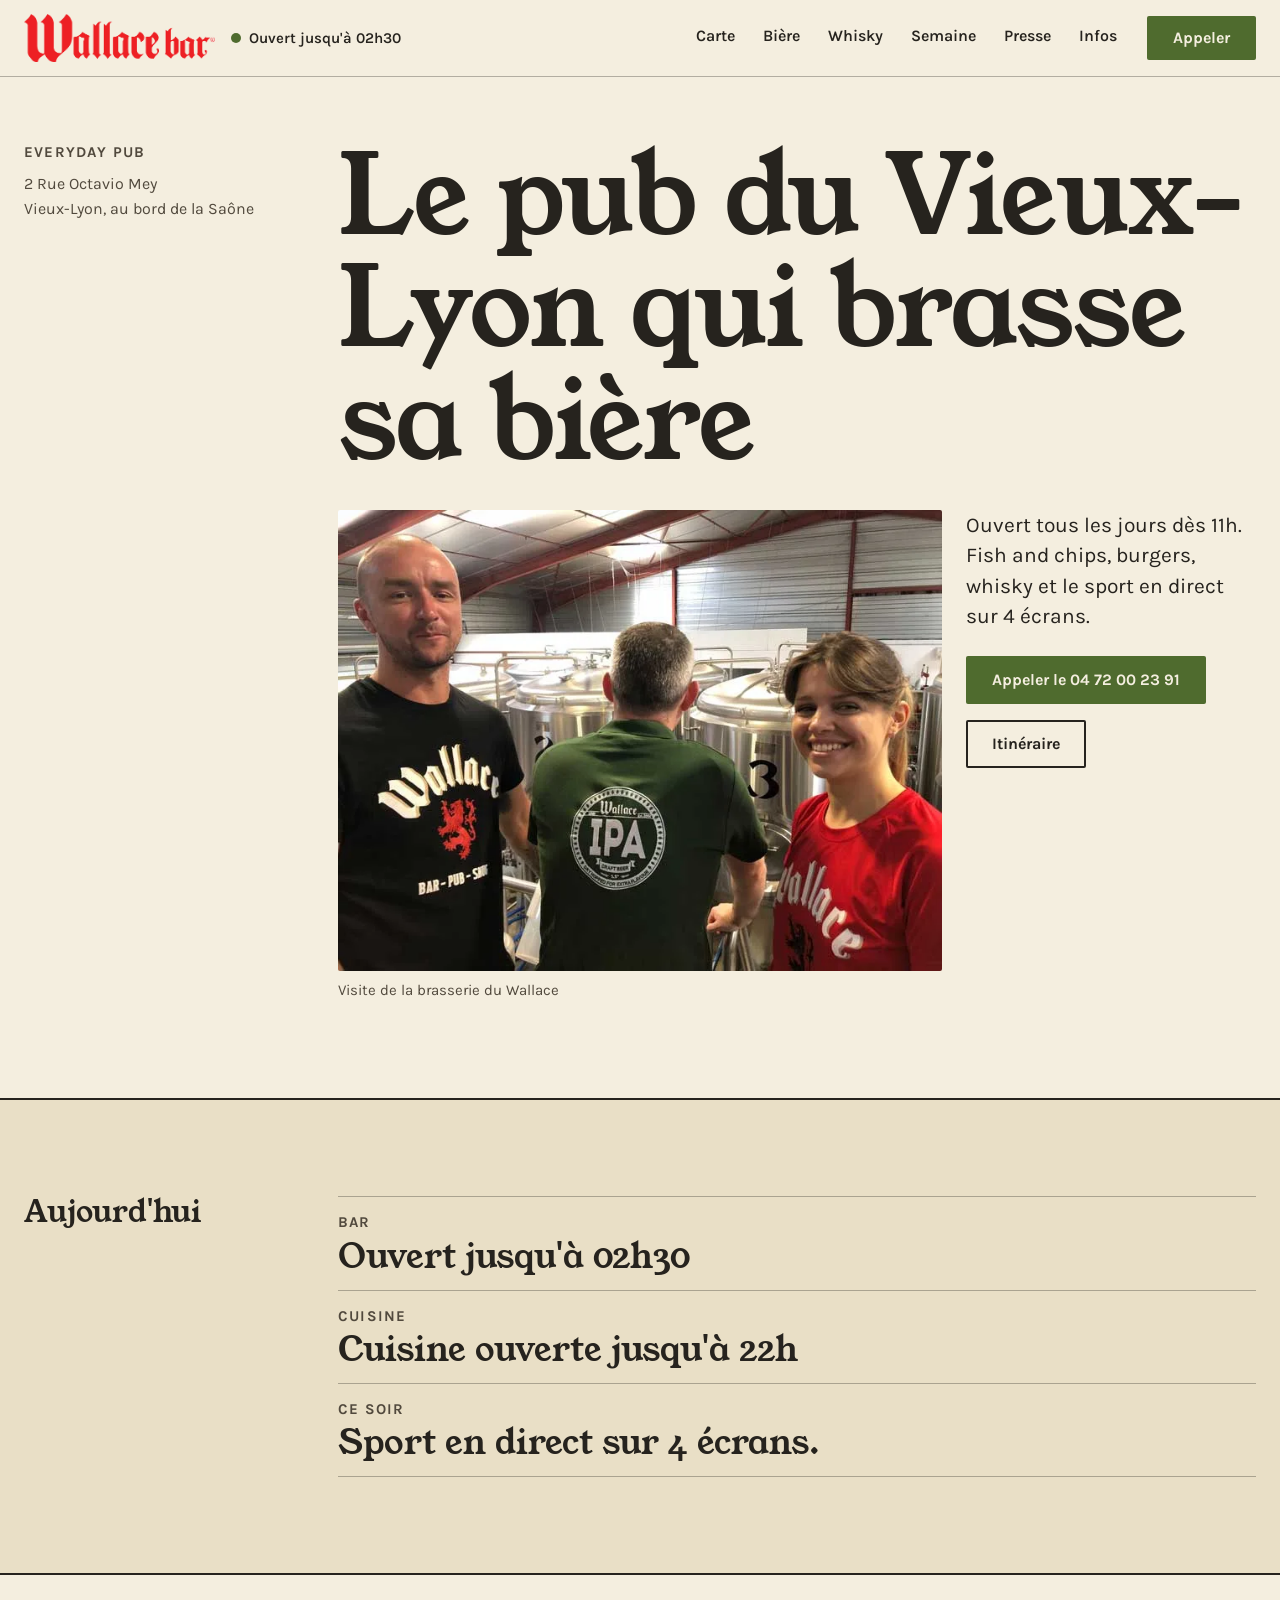
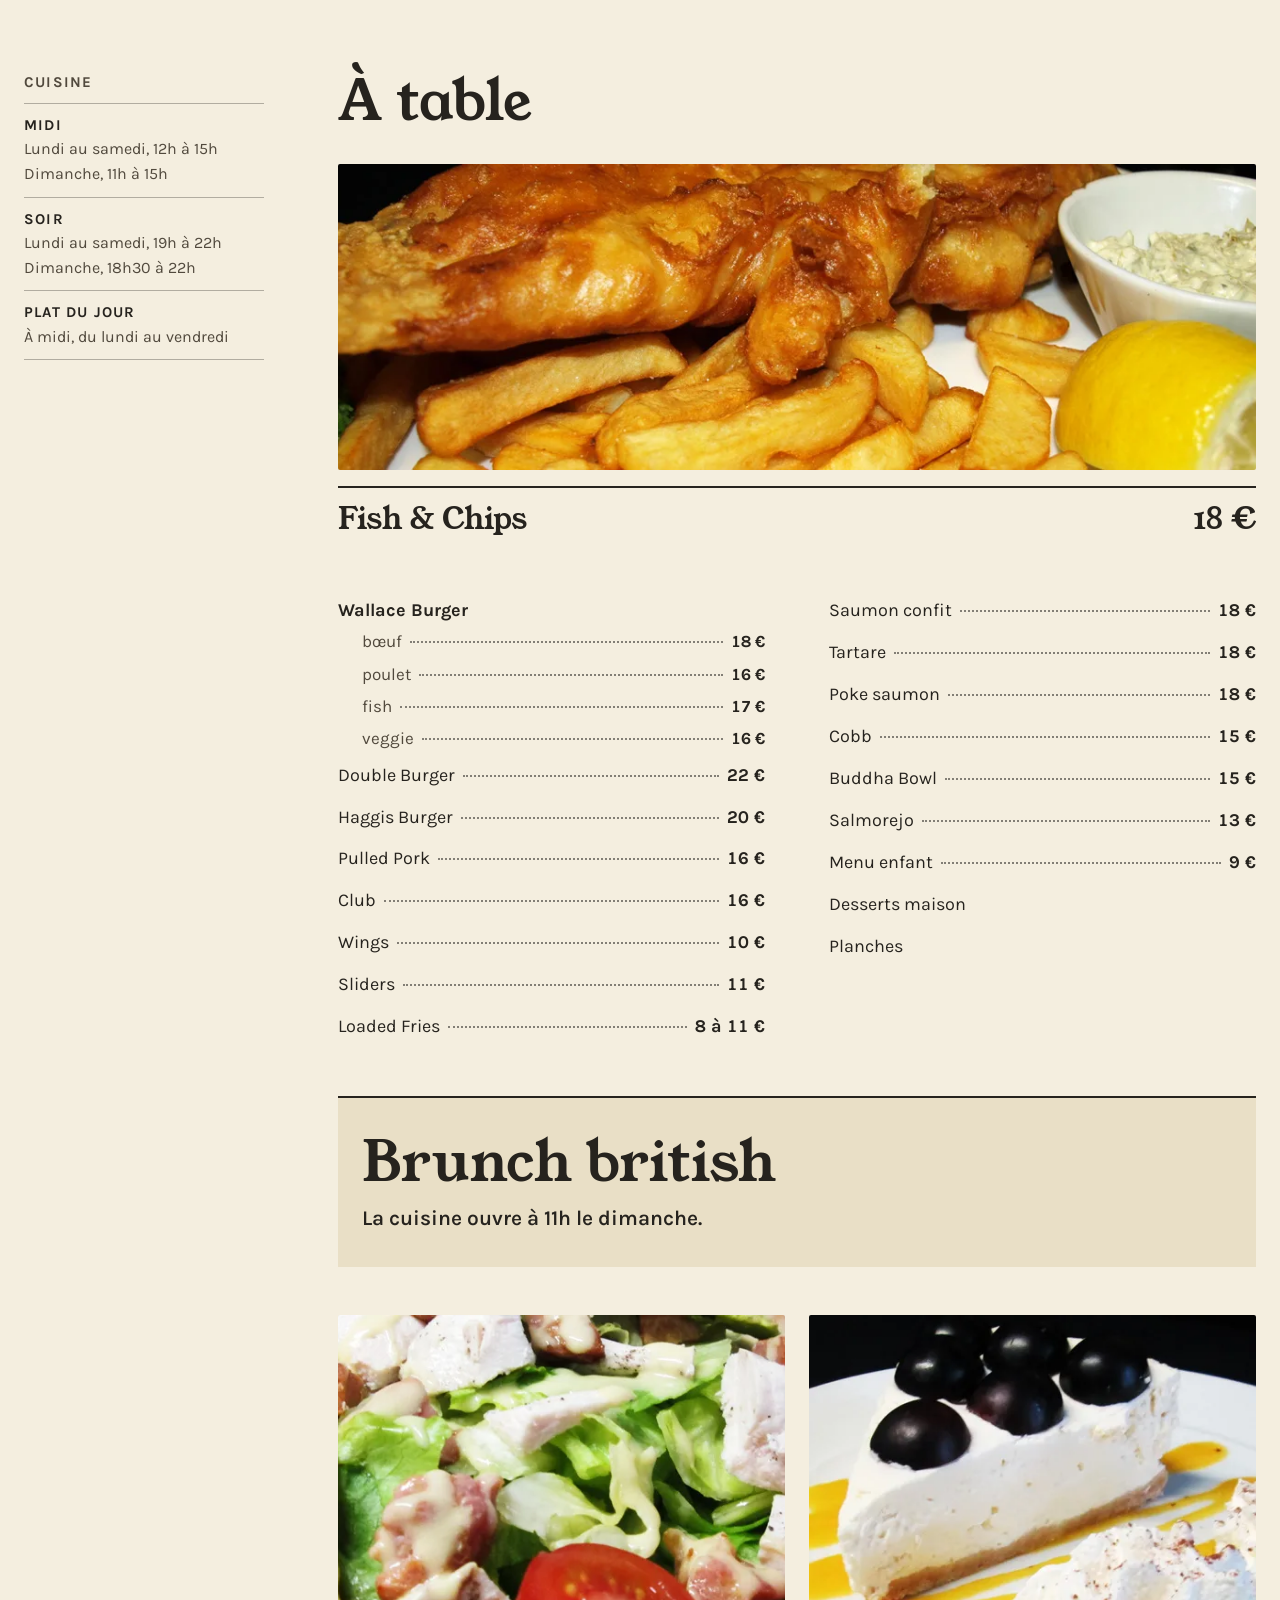
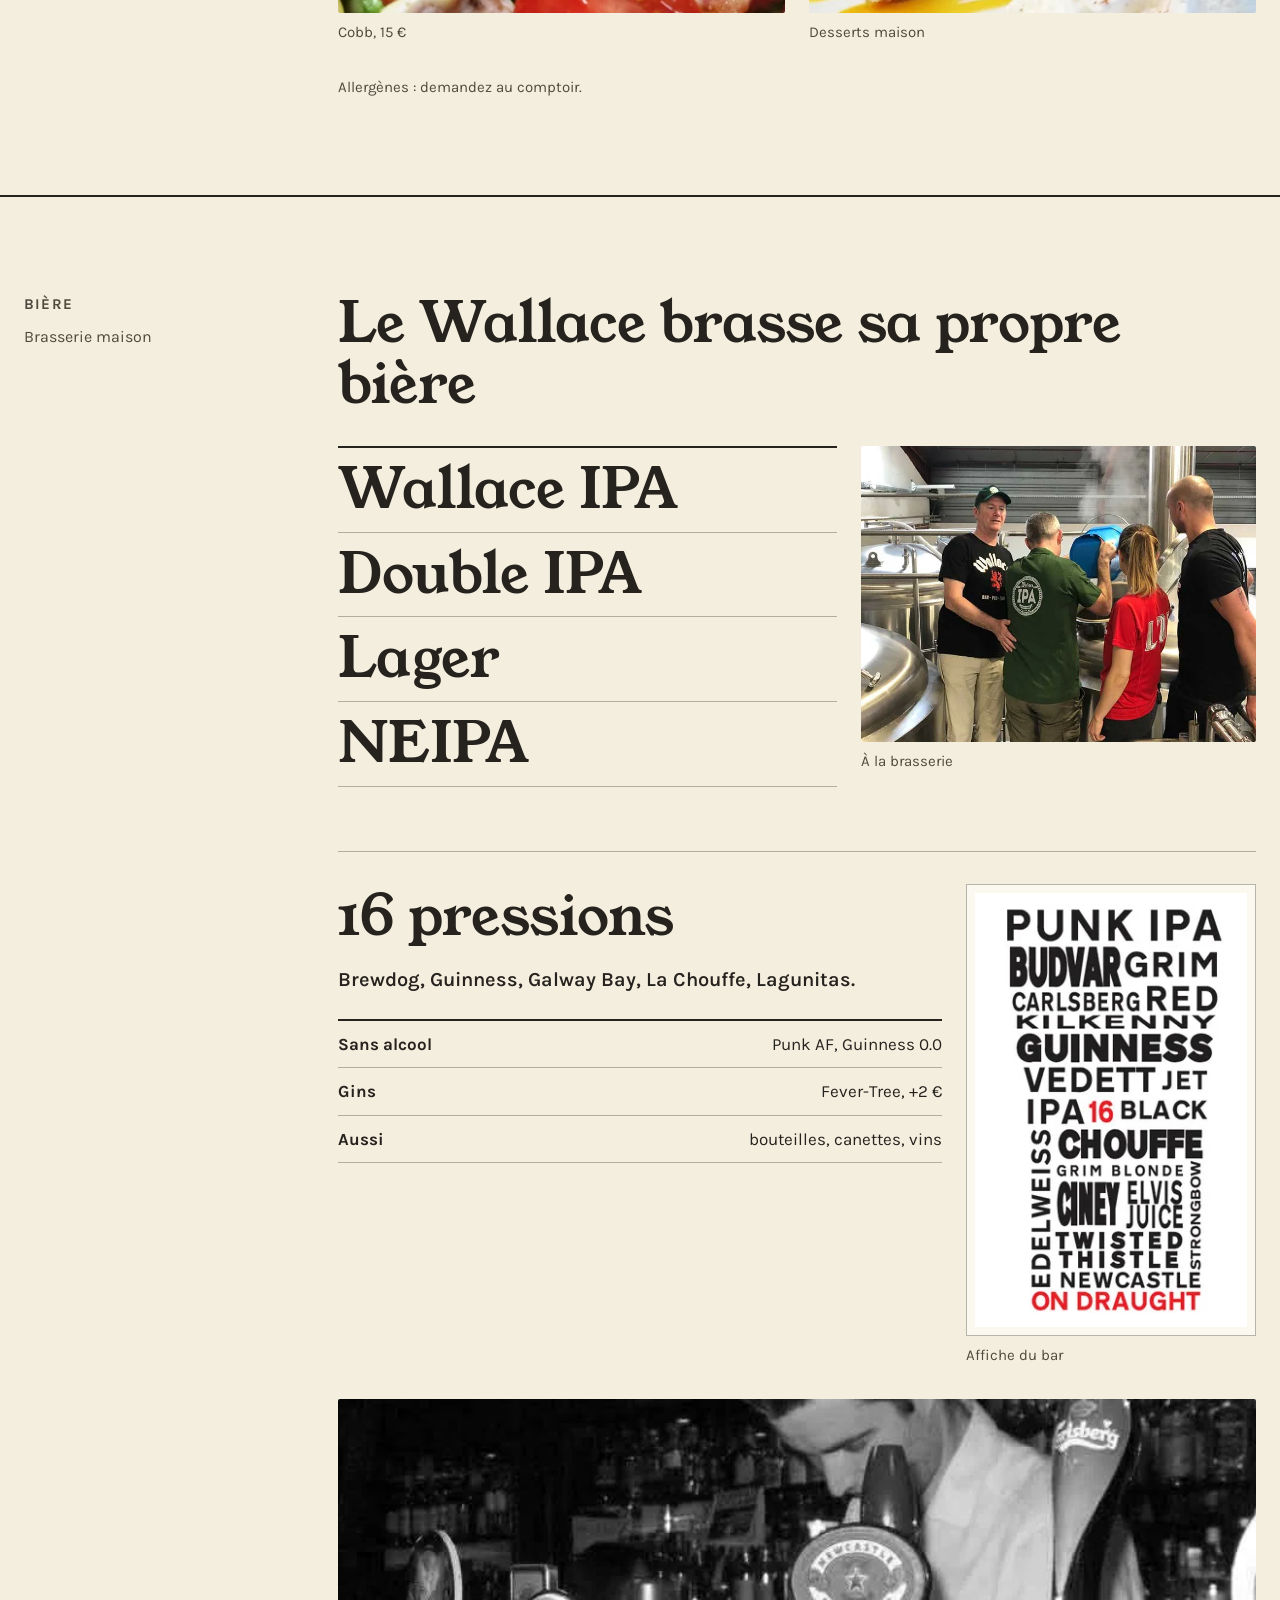
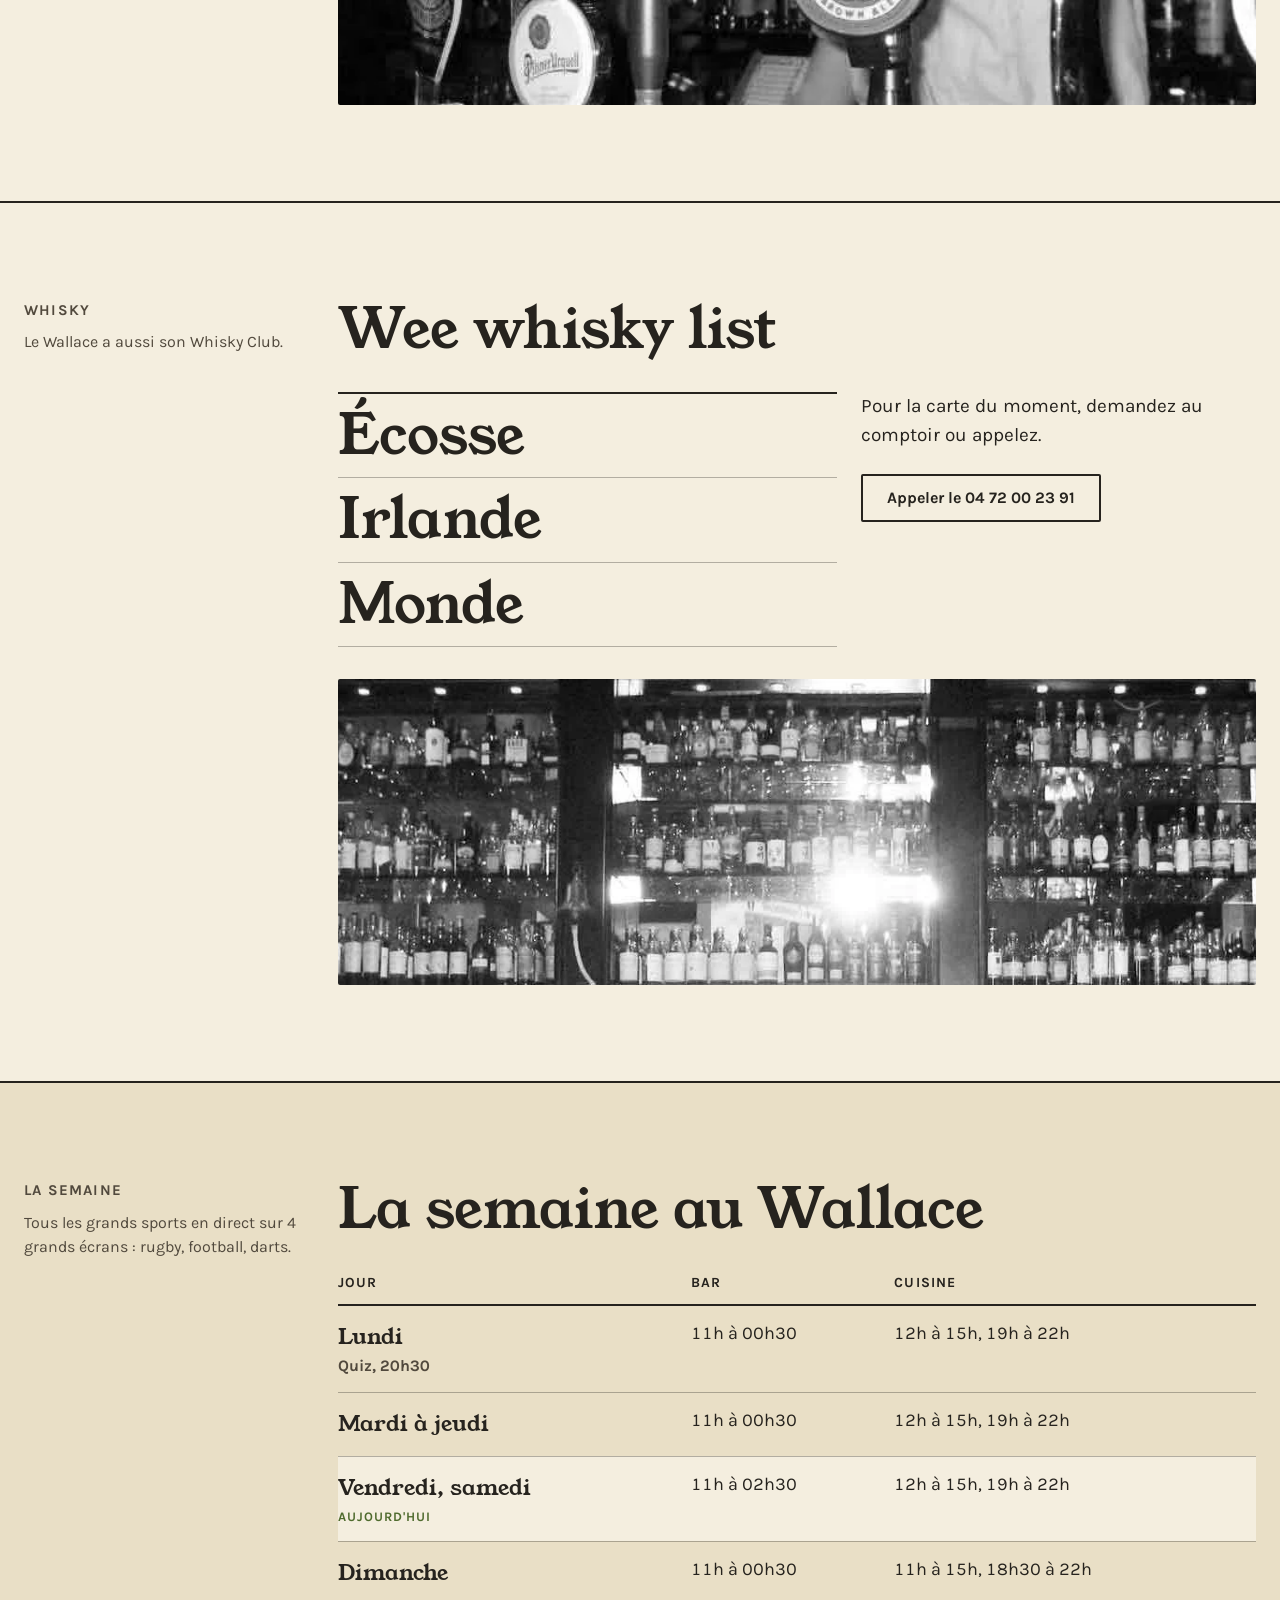
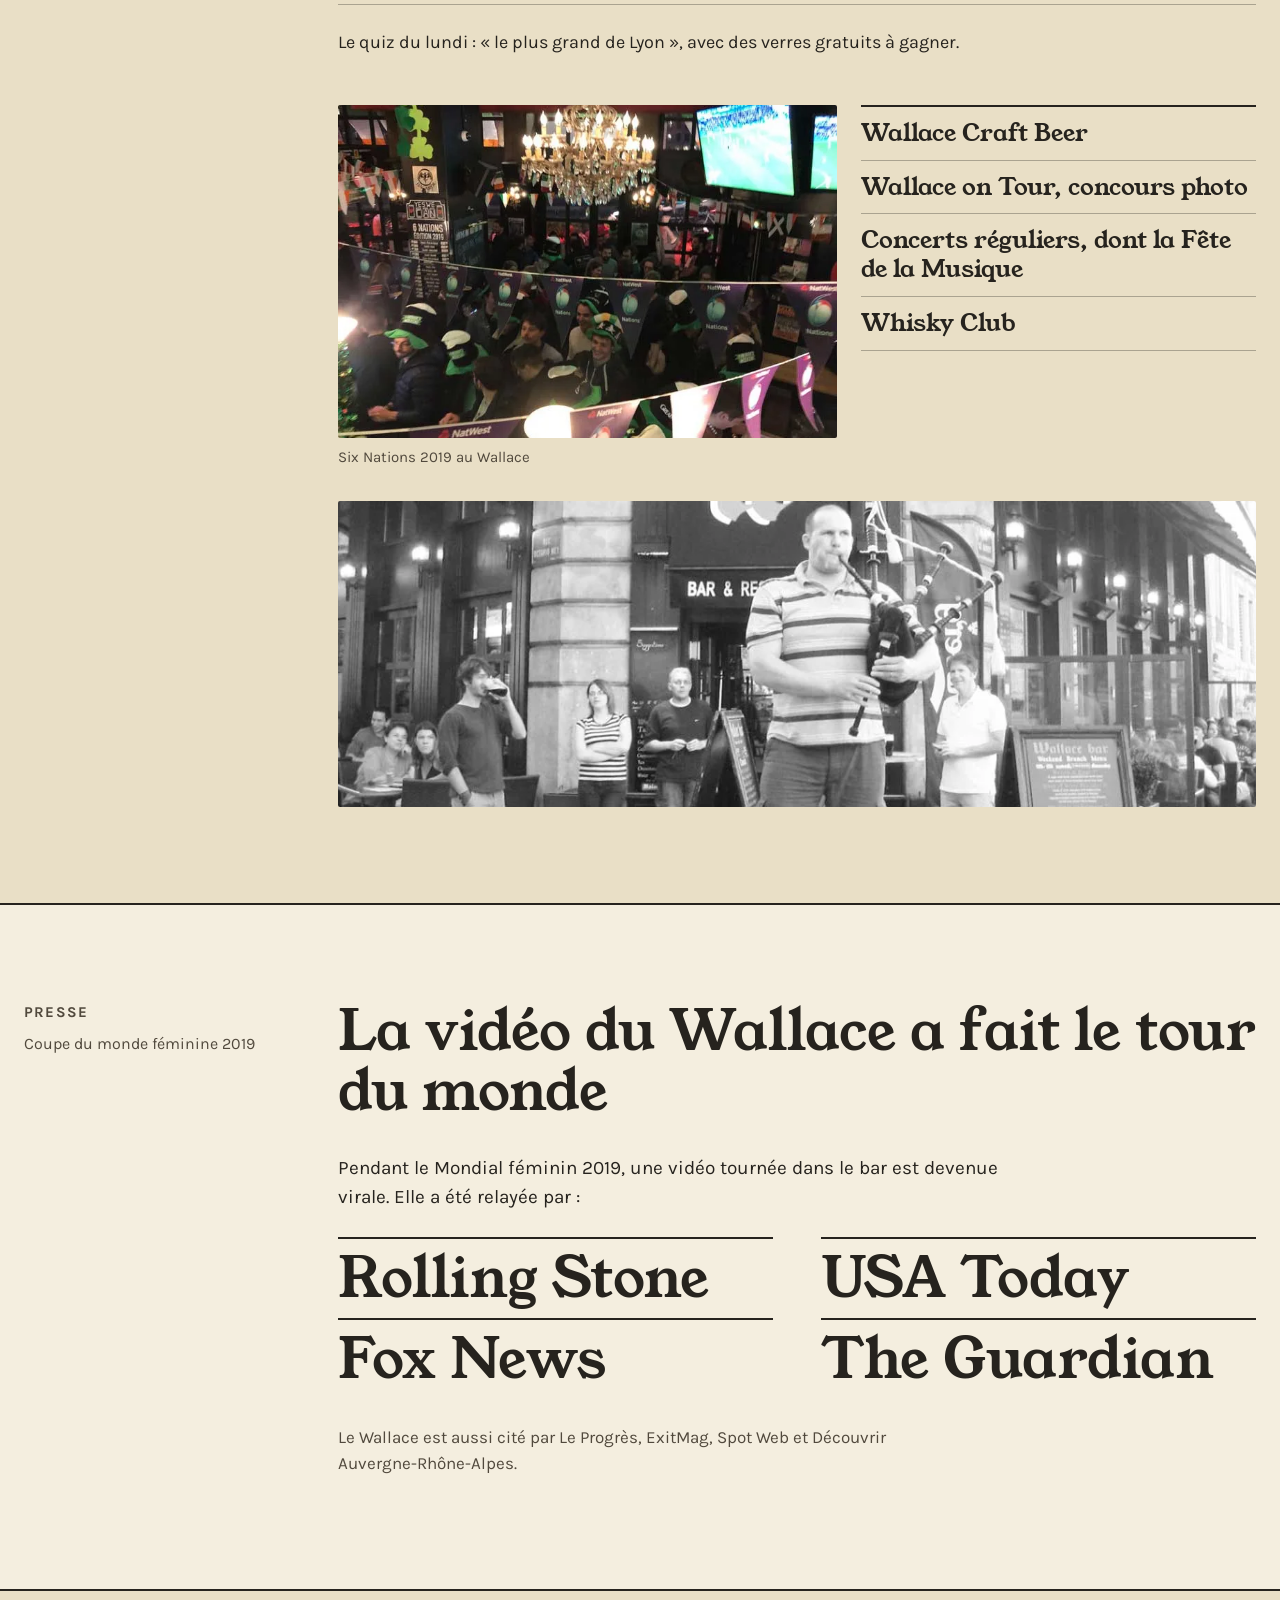
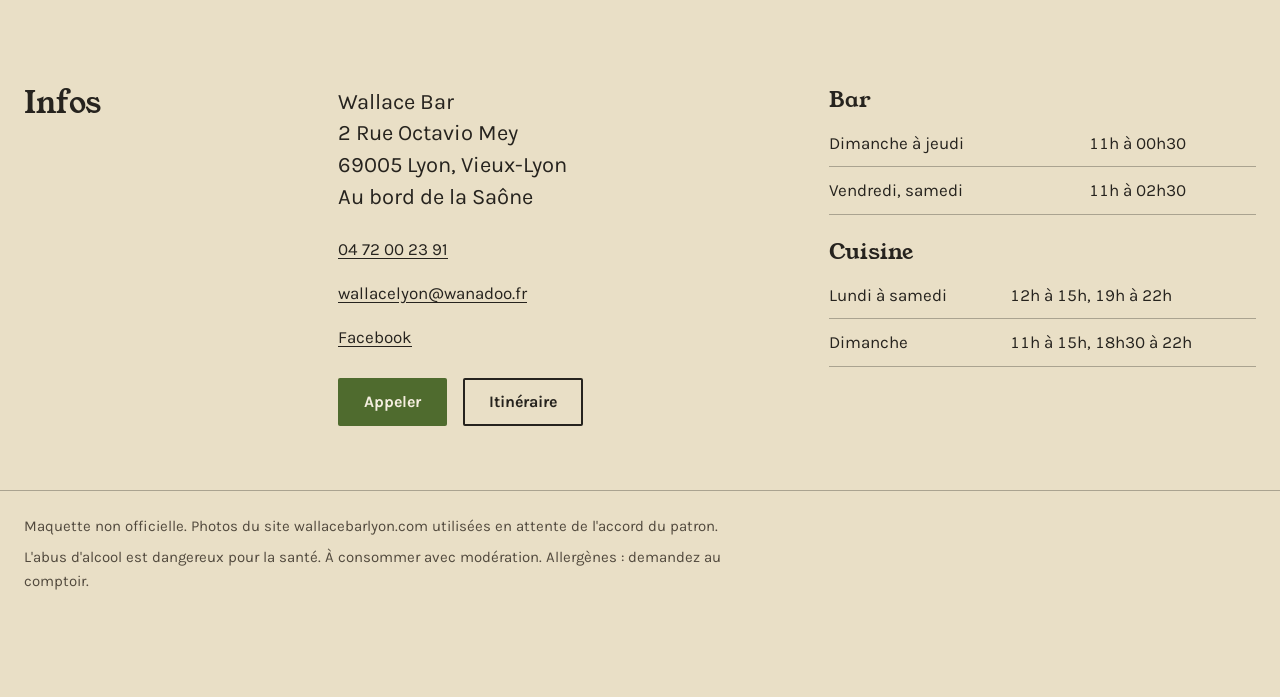
<file: bar/index.html>
<!doctype html>
<html lang="fr">
<head>
<meta charset="utf-8">
<meta name="viewport" content="width=device-width, initial-scale=1">
<meta name="robots" content="noindex">
<title>Wallace Bar, pub brasserie du Vieux-Lyon</title>
<meta name="description" content="Wallace Bar, 2 Rue Octavio Mey, Lyon 5e. Pub du Vieux-Lyon qui brasse sa bière : Wallace IPA, Double IPA, Lager, NEIPA, 16 pressions, whisky, fish and chips, burgers, sport sur 4 écrans.">
<meta property="og:type" content="website">
<meta property="og:locale" content="fr_FR">
<meta property="og:title" content="Wallace Bar, pub brasserie du Vieux-Lyon">
<meta property="og:description" content="Le pub du Vieux-Lyon qui brasse sa bière. Maquette non officielle.">
<meta property="og:image" content="img/og.jpg">
<meta property="og:image:width" content="1200">
<meta property="og:image:height" content="630">
<meta name="theme-color" content="#F4EEDF">
<link rel="icon" href="data:image/svg+xml,%3Csvg xmlns='http://www.w3.org/2000/svg' viewBox='0 0 64 64'%3E%3Crect width='64' height='64' fill='%2326231E'/%3E%3Ctext x='32' y='47' font-family='serif' font-size='42' text-anchor='middle' fill='%23F4EEDF'%3EW%3C/text%3E%3C/svg%3E">
<link rel="preconnect" href="https://fonts.googleapis.com">
<link rel="preconnect" href="https://fonts.gstatic.com" crossorigin>
<link rel="stylesheet" href="https://fonts.googleapis.com/css2?family=Karla:wght@400;600;700&family=Young+Serif&display=swap">
<link rel="stylesheet" href="styles.css">
<script type="application/ld+json">
{"@context":"https://schema.org","@type":"BarOrPub","name":"Wallace Bar","address":{"@type":"PostalAddress","streetAddress":"2 Rue Octavio Mey","postalCode":"69005","addressLocality":"Lyon","addressCountry":"FR"},"telephone":"+33472002391","email":"wallacelyon@wanadoo.fr","servesCuisine":["Pub","Fish and chips","Burgers"],"sameAs":["https://www.facebook.com/wallace.bar.9"],"openingHoursSpecification":[{"@type":"OpeningHoursSpecification","dayOfWeek":["Sunday","Monday","Tuesday","Wednesday","Thursday"],"opens":"11:00","closes":"00:30"},{"@type":"OpeningHoursSpecification","dayOfWeek":["Friday","Saturday"],"opens":"11:00","closes":"02:30"}]}
</script>
</head>
<body>
<a class="skip" href="#contenu">Aller au contenu</a>

<header class="top" id="haut">
  <div class="wrap top__in">
    <a class="top__logo" href="#haut" aria-label="Wallace Bar, retour en haut"><img src="img/logo.png" width="191" height="48" alt="Wallace bar"></a>
    <p class="top__status" id="statut-haut"><span class="dot" aria-hidden="true"></span><span id="statut-haut-texte">Horaires plus bas</span></p>
    <nav class="nav" aria-label="Sections">
      <a href="#carte">Carte</a>
      <a href="#biere">Bière</a>
      <a href="#whisky">Whisky</a>
      <a href="#semaine">Semaine</a>
      <a href="#presse">Presse</a>
      <a href="#infos">Infos</a>
    </nav>
    <a class="btn btn--plein top__call" href="tel:+33472002391">Appeler</a>
  </div>
</header>

<main id="contenu">

<section class="sec hero" aria-labelledby="t-hero">
  <div class="wrap grille">
    <div class="marge">
      <p class="eyebrow"><span lang="en">Everyday pub</span></p>
      <p class="note">2 Rue Octavio Mey<br>Vieux-Lyon, au bord de la Saône</p>
    </div>
    <div class="corps">
      <h1 id="t-hero">Le pub du Vieux-Lyon qui brasse sa bière</h1>
      <div class="hero__bas">
        <figure class="hero__photo">
          <img src="img/hero.webp" width="720" height="550" alt="Trois personnes devant les cuves inox de la brasserie du Wallace, deux portent le tee-shirt Wallace IPA" fetchpriority="high">
          <figcaption>Visite de la brasserie du Wallace</figcaption>
        </figure>
        <div class="hero__texte">
          <p class="hero__lead">Ouvert tous les jours dès 11h. Fish and chips, burgers, whisky et le sport en direct sur 4 écrans.</p>
          <div class="hero__btns">
            <a class="btn btn--plein" href="tel:+33472002391">Appeler le 04 72 00 23 91</a>
            <a class="btn btn--ligne" href="https://www.google.com/maps/dir/?api=1&amp;destination=2+Rue+Octavio+Mey+69005+Lyon" rel="noopener">Itinéraire</a>
          </div>
        </div>
      </div>
    </div>
  </div>
</section>

<section class="sec sec--kraft today" aria-labelledby="t-today">
  <div class="wrap grille">
    <div class="marge"><h2 id="t-today" class="marge__titre">Aujourd'hui</h2></div>
    <div class="corps">
      <dl class="lignes" id="aujourdhui">
        <div><dt>Bar</dt><dd id="a-bar">Horaires dans le tableau de la semaine.</dd></div>
        <div><dt>Cuisine</dt><dd id="a-cuisine">Midi et soir, voir la carte.</dd></div>
        <div><dt>Ce soir</dt><dd id="a-soir">Sport en direct sur 4 écrans.</dd></div>
      </dl>
    </div>
  </div>
</section>

<section class="sec carte" id="carte" aria-labelledby="t-carte">
  <div class="wrap grille">
    <div class="marge">
      <p class="eyebrow">Cuisine</p>
      <ul class="notes" aria-label="Service">
        <li><strong>Midi</strong>Lundi au samedi, 12h à 15h<br>Dimanche, 11h à 15h</li>
        <li><strong>Soir</strong>Lundi au samedi, 19h à 22h<br>Dimanche, 18h30 à 22h</li>
        <li><strong>Plat du jour</strong>À midi, du lundi au vendredi</li>
      </ul>
    </div>
    <div class="corps">
      <h2 id="t-carte">À table</h2>
      <figure class="vedette">
        <img class="bande" src="img/fish.webp" width="1224" height="325" alt="Fish and chips : filet de poisson pané, frites, citron et sauce tartare" loading="lazy">
        <figcaption><span>Fish &amp; Chips</span><b>18 €</b></figcaption>
      </figure>
      <div class="carte__cols">
        <ul class="plats" aria-label="Burgers et plats pub">
          <li class="plats__t"><span>Wallace Burger</span></li>
          <li class="plats__s"><span>bœuf</span><i></i><b>18 €</b></li>
          <li class="plats__s"><span>poulet</span><i></i><b>16 €</b></li>
          <li class="plats__s"><span>fish</span><i></i><b>17 €</b></li>
          <li class="plats__s"><span>veggie</span><i></i><b>16 €</b></li>
          <li><span>Double Burger</span><i></i><b>22 €</b></li>
          <li><span>Haggis Burger</span><i></i><b>20 €</b></li>
          <li><span>Pulled Pork</span><i></i><b>16 €</b></li>
          <li><span>Club</span><i></i><b>16 €</b></li>
          <li><span>Wings</span><i></i><b>10 €</b></li>
          <li><span>Sliders</span><i></i><b>11 €</b></li>
          <li><span>Loaded Fries</span><i></i><b>8 à 11 €</b></li>
        </ul>
        <ul class="plats" aria-label="Assiettes, salades et desserts">
          <li><span>Saumon confit</span><i></i><b>18 €</b></li>
          <li><span>Tartare</span><i></i><b>18 €</b></li>
          <li><span>Poke saumon</span><i></i><b>18 €</b></li>
          <li><span>Cobb</span><i></i><b>15 €</b></li>
          <li><span>Buddha Bowl</span><i></i><b>15 €</b></li>
          <li><span>Salmorejo</span><i></i><b>13 €</b></li>
          <li><span>Menu enfant</span><i></i><b>9 €</b></li>
          <li><span>Desserts maison</span></li>
          <li><span>Planches</span></li>
        </ul>
      </div>
      <div class="brunch">
        <h3>Brunch british</h3>
        <p>La cuisine ouvre à 11h le dimanche.</p>
      </div>
      <div class="duo">
        <figure><img class="bande" src="img/cobb.webp" width="1224" height="325" alt="Salade Cobb : poulet, œuf, tomate, fromage" loading="lazy"><figcaption>Cobb, 15 €</figcaption></figure>
        <figure><img class="bande" src="img/dessert.webp" width="1224" height="325" alt="Cheesecake sur une assiette blanche" loading="lazy"><figcaption>Desserts maison</figcaption></figure>
      </div>
      <p class="legal">Allergènes : demandez au comptoir.</p>
    </div>
  </div>
</section>

<section class="sec biere" id="biere" aria-labelledby="t-biere">
  <div class="wrap grille">
    <div class="marge">
      <p class="eyebrow">Bière</p>
      <p class="note">Brasserie maison</p>
    </div>
    <div class="corps">
      <h2 id="t-biere">Le Wallace brasse sa propre bière</h2>
      <div class="biere__haut">
        <ul class="maison" aria-label="Bières brassées au Wallace">
          <li>Wallace IPA</li>
          <li>Double IPA</li>
          <li>Lager</li>
          <li>NEIPA</li>
        </ul>
        <figure class="biere__photo">
          <img class="bande bande--haute" src="img/brasserie.webp" width="720" height="551" alt="Deux brasseurs et une cliente autour d'une cuve, la brasserie du Wallace" loading="lazy">
          <figcaption>À la brasserie</figcaption>
        </figure>
      </div>

      <div class="pressions">
        <div class="pressions__texte">
          <h3>16 pressions</h3>
          <p class="pressions__marques">Brewdog, Guinness, Galway Bay, La Chouffe, Lagunitas.</p>
          <dl class="aussi">
            <div><dt>Sans alcool</dt><dd>Punk AF, Guinness 0.0</dd></div>
            <div><dt>Gins</dt><dd>Fever-Tree, +2 €</dd></div>
            <div><dt>Aussi</dt><dd>bouteilles, canettes, vins</dd></div>
          </dl>
        </div>
        <figure class="affiche">
          <a href="img/pressions.webp"><img src="img/pressions.webp" width="280" height="447" alt="Affiche du bar : les 16 pressions" loading="lazy"></a>
          <figcaption>Affiche du bar</figcaption>
        </figure>
      </div>
      <img class="bande" src="img/zinc.webp" width="960" height="256" alt="Un barman tire une pression, poignées de pompes Edelweiss et Carlsberg" loading="lazy">
    </div>
  </div>
</section>

<section class="sec whisky" id="whisky" aria-labelledby="t-whisky">
  <div class="wrap grille">
    <div class="marge">
      <p class="eyebrow">Whisky</p>
      <p class="note">Le Wallace a aussi son Whisky Club.</p>
    </div>
    <div class="corps">
      <h2 id="t-whisky"><span lang="en">Wee whisky list</span></h2>
      <div class="whisky__haut">
        <ul class="origines" aria-label="Origines">
          <li>Écosse</li>
          <li>Irlande</li>
          <li>Monde</li>
        </ul>
        <div class="whisky__texte">
          <p>Pour la carte du moment, demandez au comptoir ou appelez.</p>
          <a class="btn btn--ligne" href="tel:+33472002391">Appeler le 04 72 00 23 91</a>
        </div>
      </div>
      <img class="bande bande--etagere" src="img/etagere.webp" width="1224" height="327" alt="L'étagère de bouteilles derrière le comptoir du Wallace, en noir et blanc" loading="lazy">
    </div>
  </div>
</section>

<section class="sec sec--kraft semaine" id="semaine" aria-labelledby="t-semaine">
  <div class="wrap grille">
    <div class="marge">
      <p class="eyebrow">La semaine</p>
      <p class="note">Tous les grands sports en direct sur 4 grands écrans : rugby, football, darts.</p>
    </div>
    <div class="corps">
      <h2 id="t-semaine">La semaine au Wallace</h2>
      <table class="jours" id="jours">
        <thead>
          <tr><th scope="col">Jour</th><th scope="col">Bar</th><th scope="col">Cuisine</th></tr>
        </thead>
        <tbody>
          <tr data-j="1"><th scope="row">Lundi<small>Quiz, 20h30</small></th><td data-l="Bar">11h à 00h30</td><td data-l="Cuisine">12h à 15h, 19h à 22h</td></tr>
          <tr data-j="2 3 4"><th scope="row">Mardi à jeudi</th><td data-l="Bar">11h à 00h30</td><td data-l="Cuisine">12h à 15h, 19h à 22h</td></tr>
          <tr data-j="5 6"><th scope="row">Vendredi, samedi</th><td data-l="Bar">11h à 02h30</td><td data-l="Cuisine">12h à 15h, 19h à 22h</td></tr>
          <tr data-j="0"><th scope="row">Dimanche</th><td data-l="Bar">11h à 00h30</td><td data-l="Cuisine">11h à 15h, 18h30 à 22h</td></tr>
        </tbody>
      </table>
      <p class="semaine__note">Le quiz du lundi : « le plus grand de Lyon », avec des verres gratuits à gagner.</p>

      <div class="semaine__duo">
        <figure>
          <img class="bande bande--haute" src="img/salle.webp" width="720" height="540" alt="La salle du Wallace un soir de Six Nations 2019, lustre et écrans de télévision" loading="lazy">
          <figcaption>Six Nations 2019 au Wallace</figcaption>
        </figure>
        <ul class="evts" aria-label="Événements">
          <li>Wallace Craft Beer</li>
          <li>Wallace on Tour, concours photo</li>
          <li>Concerts réguliers, dont la Fête de la Musique</li>
          <li>Whisky Club</li>
        </ul>
      </div>
      <img class="bande bande--cornemuse" src="img/cornemuse.webp" width="1224" height="327" alt="Un joueur de cornemuse devant la façade du Wallace, terrasse pleine" loading="lazy">
    </div>
  </div>
</section>

<section class="sec presse" id="presse" aria-labelledby="t-presse">
  <div class="wrap grille">
    <div class="marge">
      <p class="eyebrow">Presse</p>
      <p class="note">Coupe du monde féminine 2019</p>
    </div>
    <div class="corps">
      <h2 id="t-presse">La vidéo du Wallace a fait le tour du monde</h2>
      <p class="presse__lead">Pendant le Mondial féminin 2019, une vidéo tournée dans le bar est devenue virale. Elle a été relayée par :</p>
      <ul class="medias">
        <li>Rolling Stone</li>
        <li>USA Today</li>
        <li>Fox News</li>
        <li>The Guardian</li>
      </ul>
      <p class="presse__reg">Le Wallace est aussi cité par Le Progrès, ExitMag, Spot Web et Découvrir Auvergne-Rhône-Alpes.</p>
    </div>
  </div>
</section>

</main>

<footer class="sec infos" id="infos">
  <div class="wrap grille">
    <div class="marge"><h2 class="marge__titre">Infos</h2></div>
    <div class="corps infos__in">
      <div class="infos__col">
        <address>
          Wallace Bar<br>
          2 Rue Octavio Mey<br>
          69005 Lyon, Vieux-Lyon<br>
          Au bord de la Saône
        </address>
        <p><a href="tel:+33472002391">04 72 00 23 91</a><br><a href="mailto:wallacelyon@wanadoo.fr">wallacelyon@wanadoo.fr</a><br><a href="https://www.facebook.com/wallace.bar.9" rel="noopener">Facebook</a></p>
        <div class="infos__btns">
          <a class="btn btn--plein" href="tel:+33472002391">Appeler</a>
          <a class="btn btn--ligne" href="https://www.google.com/maps/dir/?api=1&amp;destination=2+Rue+Octavio+Mey+69005+Lyon" rel="noopener">Itinéraire</a>
        </div>
      </div>
      <div class="infos__col">
        <h3>Bar</h3>
        <table class="mini">
          <tr><th scope="row">Dimanche à jeudi</th><td>11h à 00h30</td></tr>
          <tr><th scope="row">Vendredi, samedi</th><td>11h à 02h30</td></tr>
        </table>
        <h3>Cuisine</h3>
        <table class="mini">
          <tr><th scope="row">Lundi à samedi</th><td>12h à 15h, 19h à 22h</td></tr>
          <tr><th scope="row">Dimanche</th><td>11h à 15h, 18h30 à 22h</td></tr>
        </table>
      </div>
    </div>
  </div>
  <div class="wrap pied">
    <p>Maquette non officielle. Photos du site wallacebarlyon.com utilisées en attente de l'accord du patron.</p>
    <p>L'abus d'alcool est dangereux pour la santé. À consommer avec modération. Allergènes : demandez au comptoir.</p>
  </div>
</footer>

<nav class="dock" aria-label="Contact rapide">
  <a href="tel:+33472002391">Appeler</a>
  <a href="https://www.google.com/maps/dir/?api=1&amp;destination=2+Rue+Octavio+Mey+69005+Lyon" rel="noopener">Itinéraire</a>
</nav>

<script src="main.js"></script>
</body>
</html>
</file>
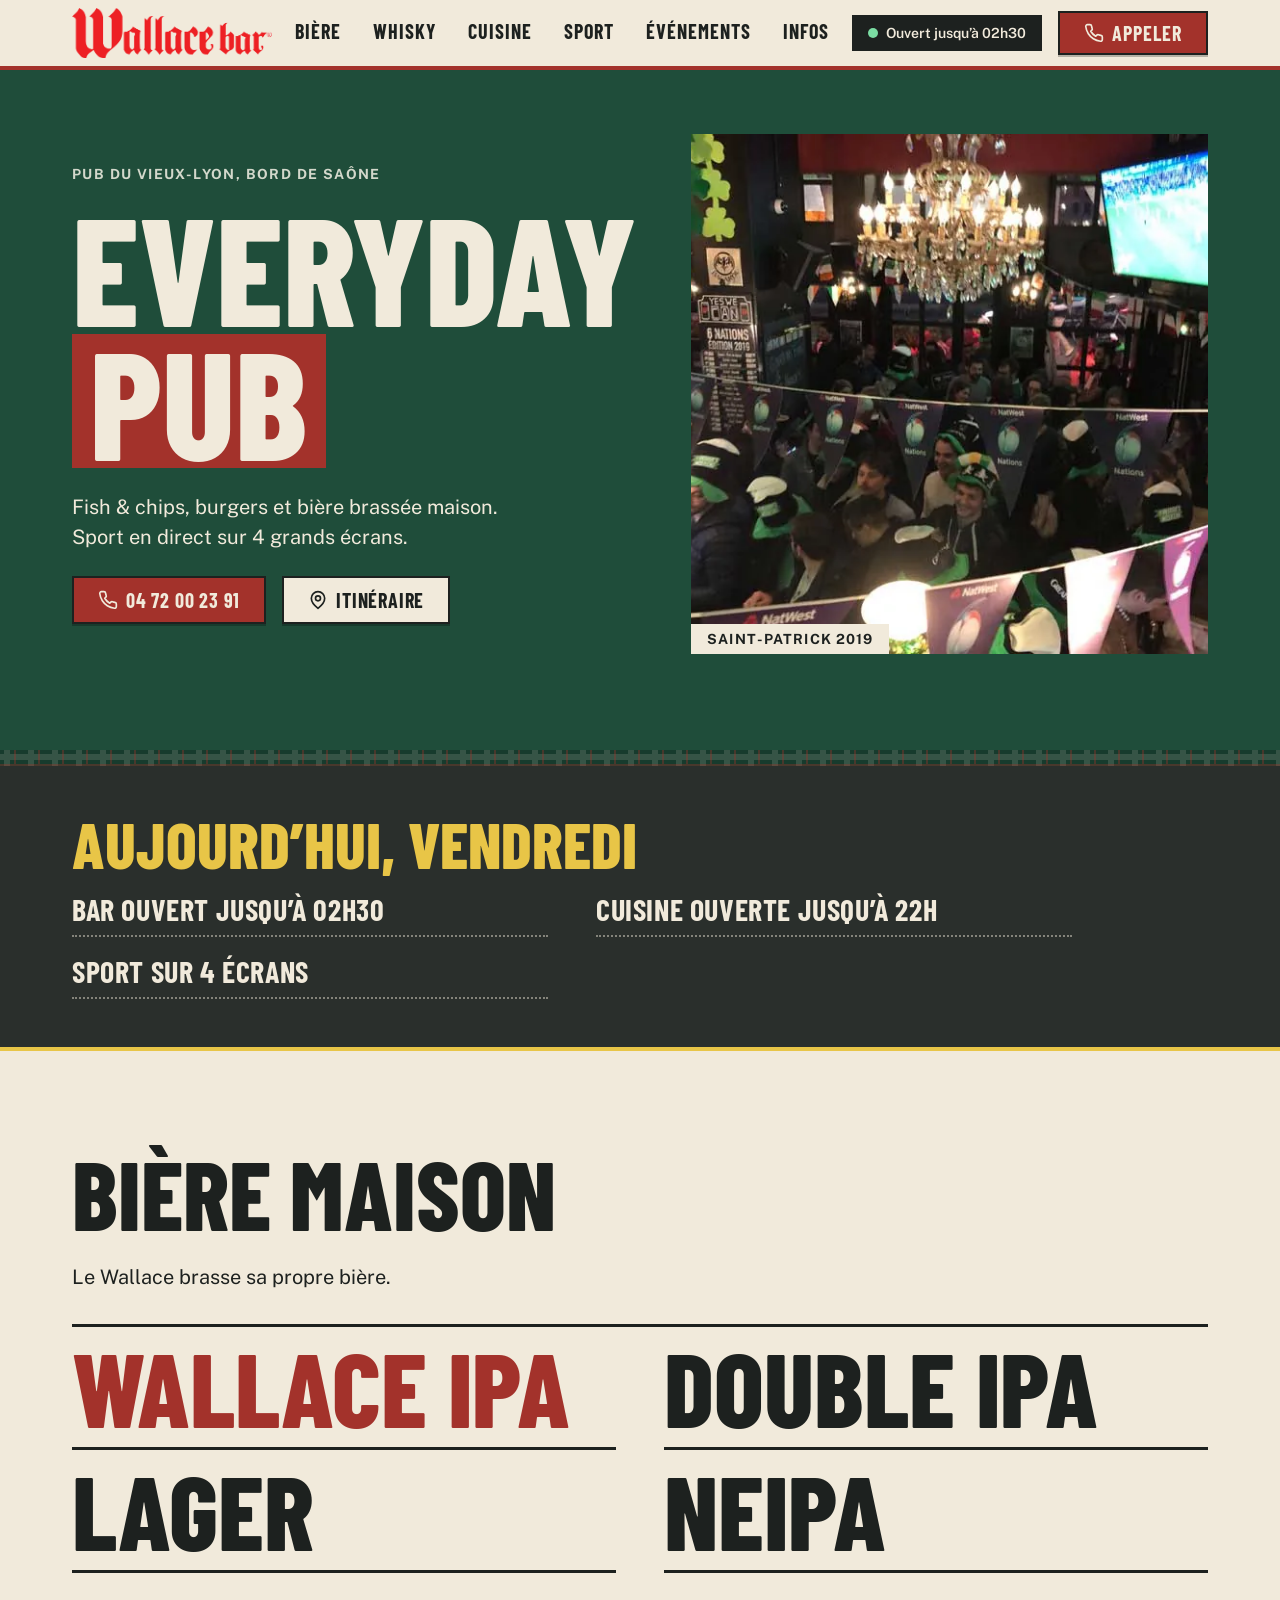
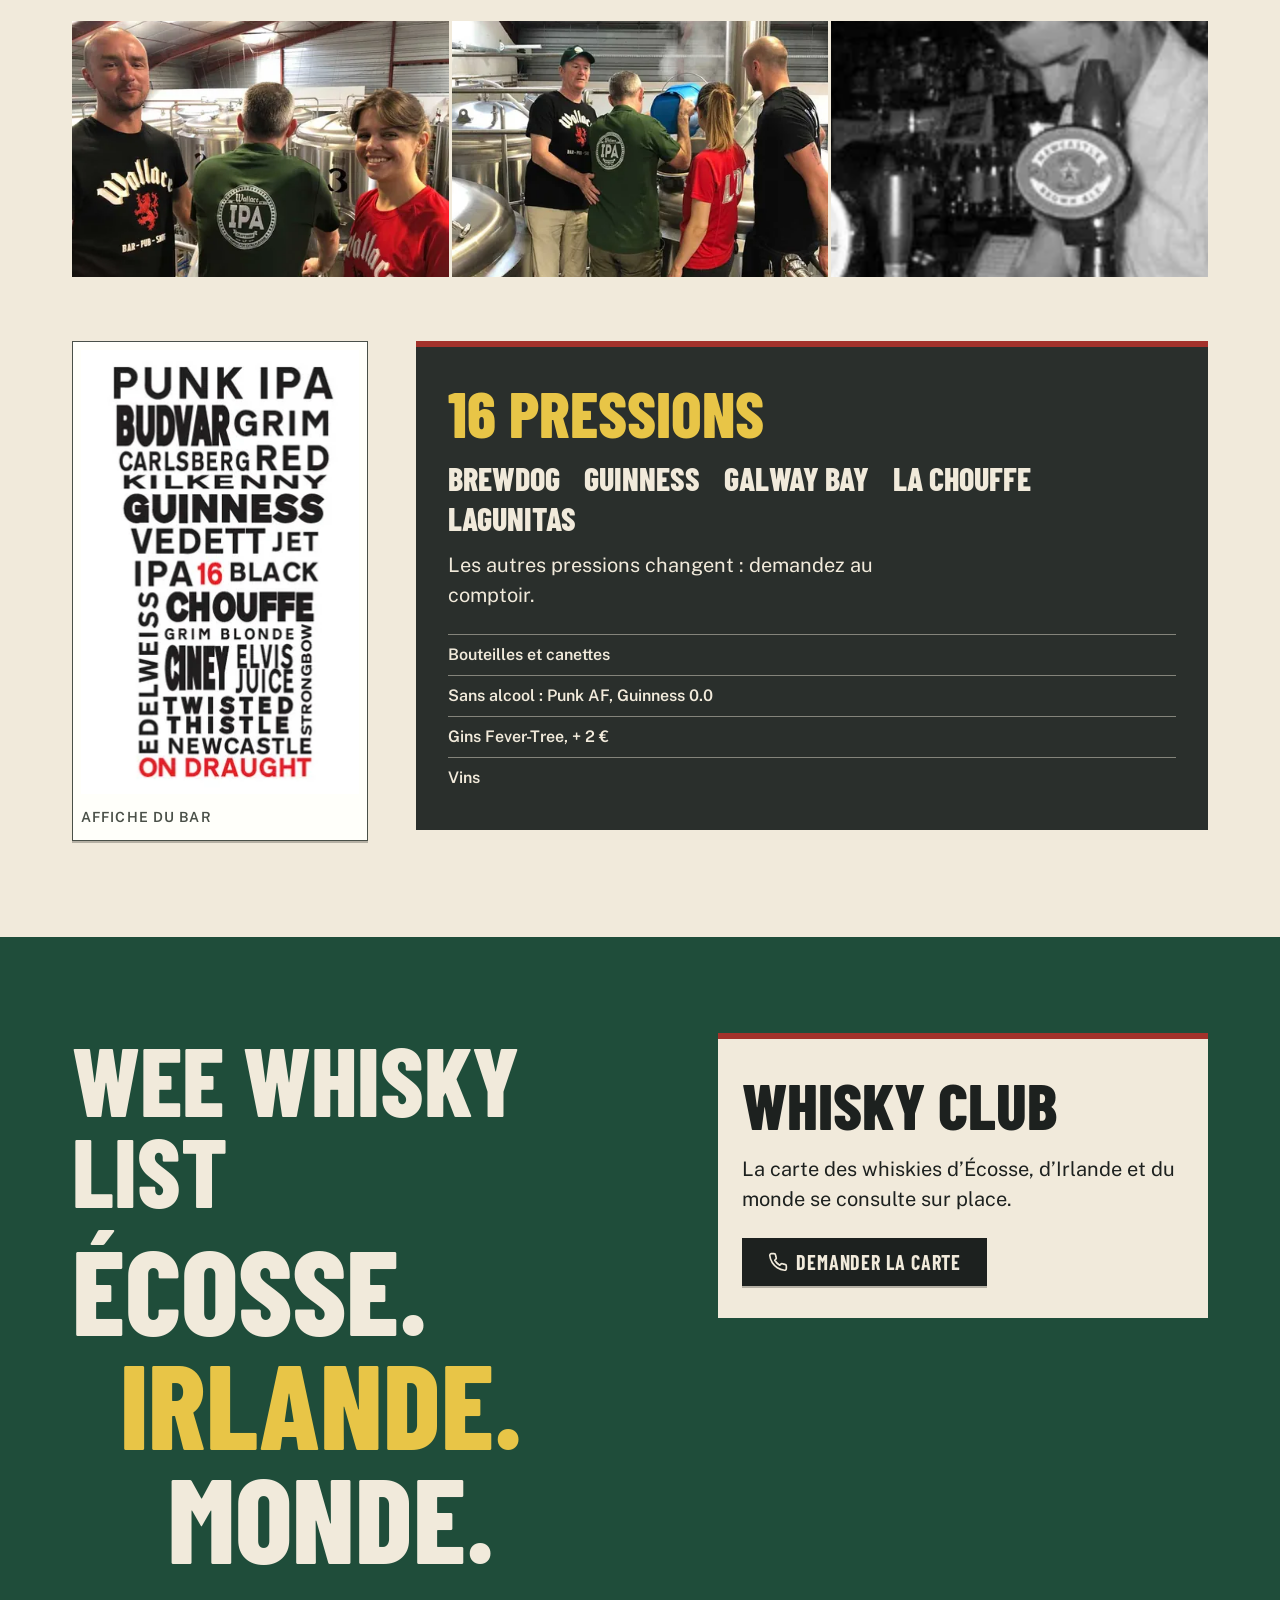
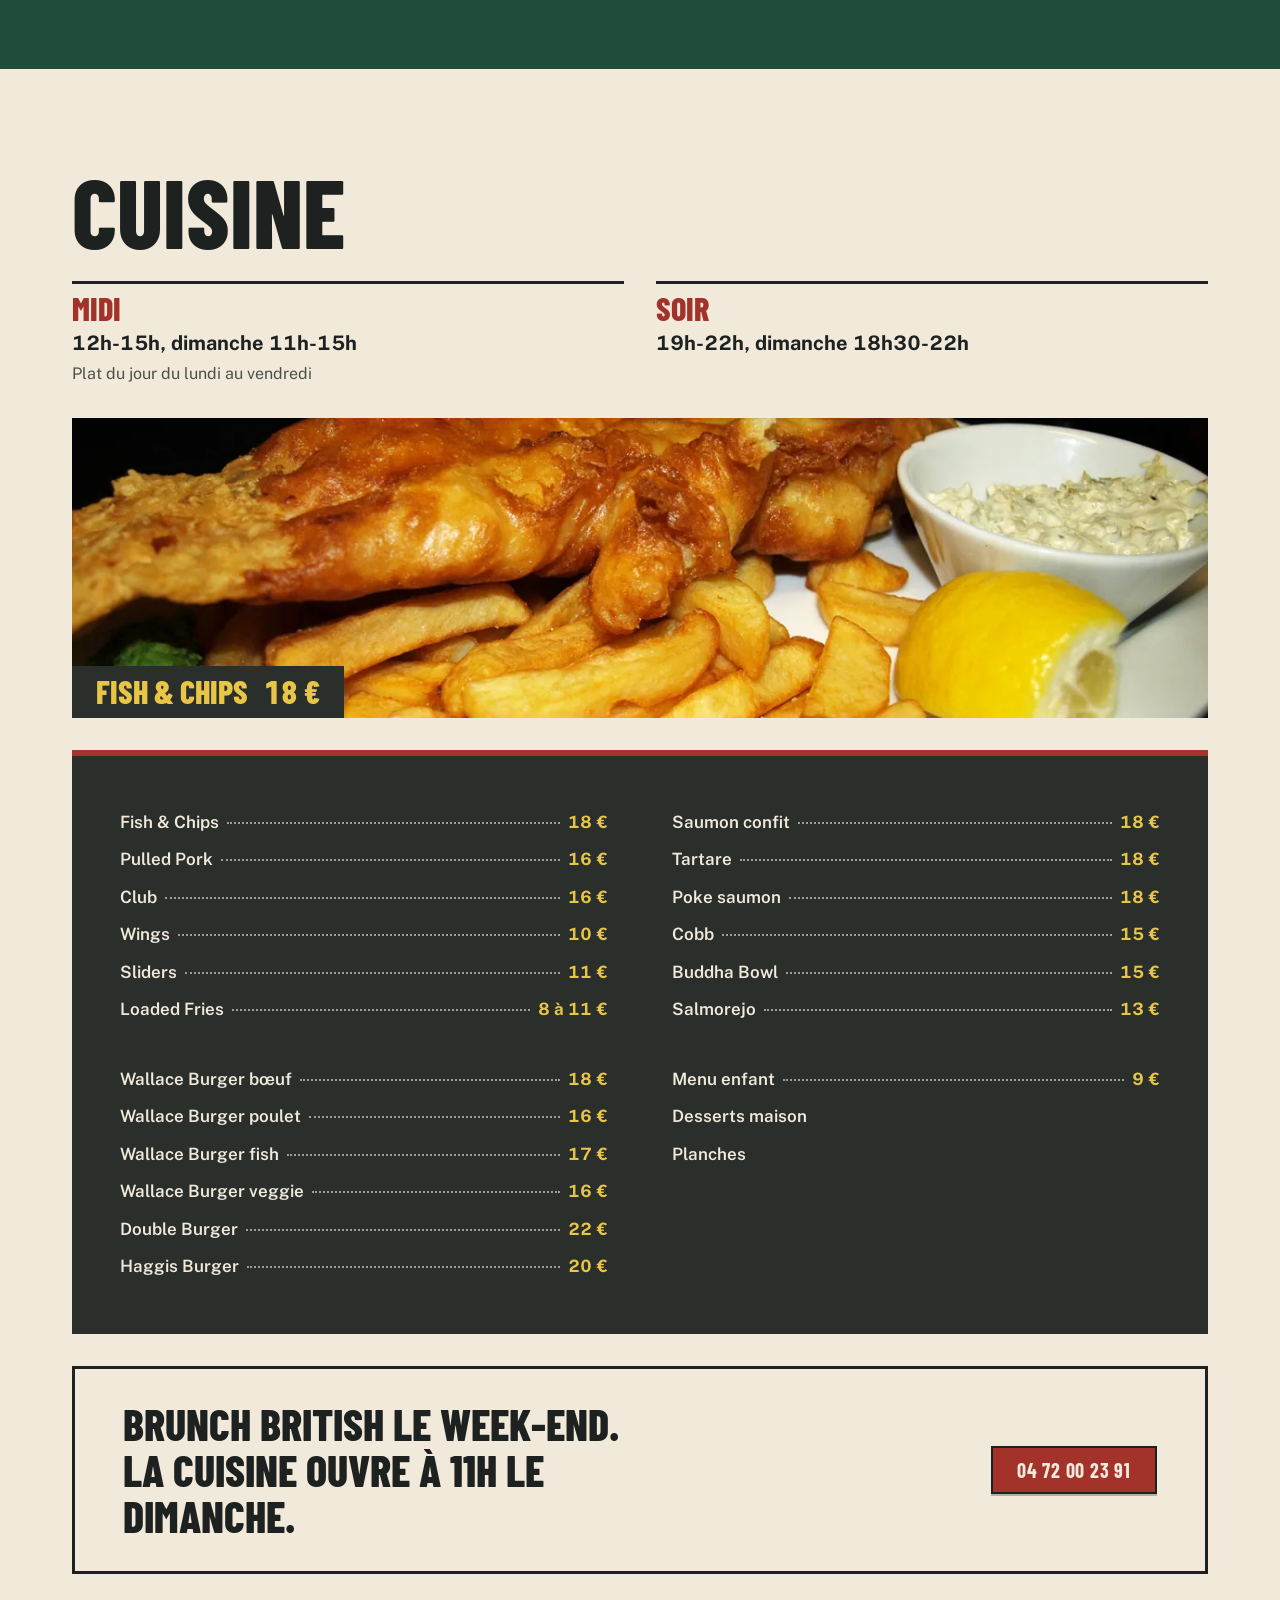
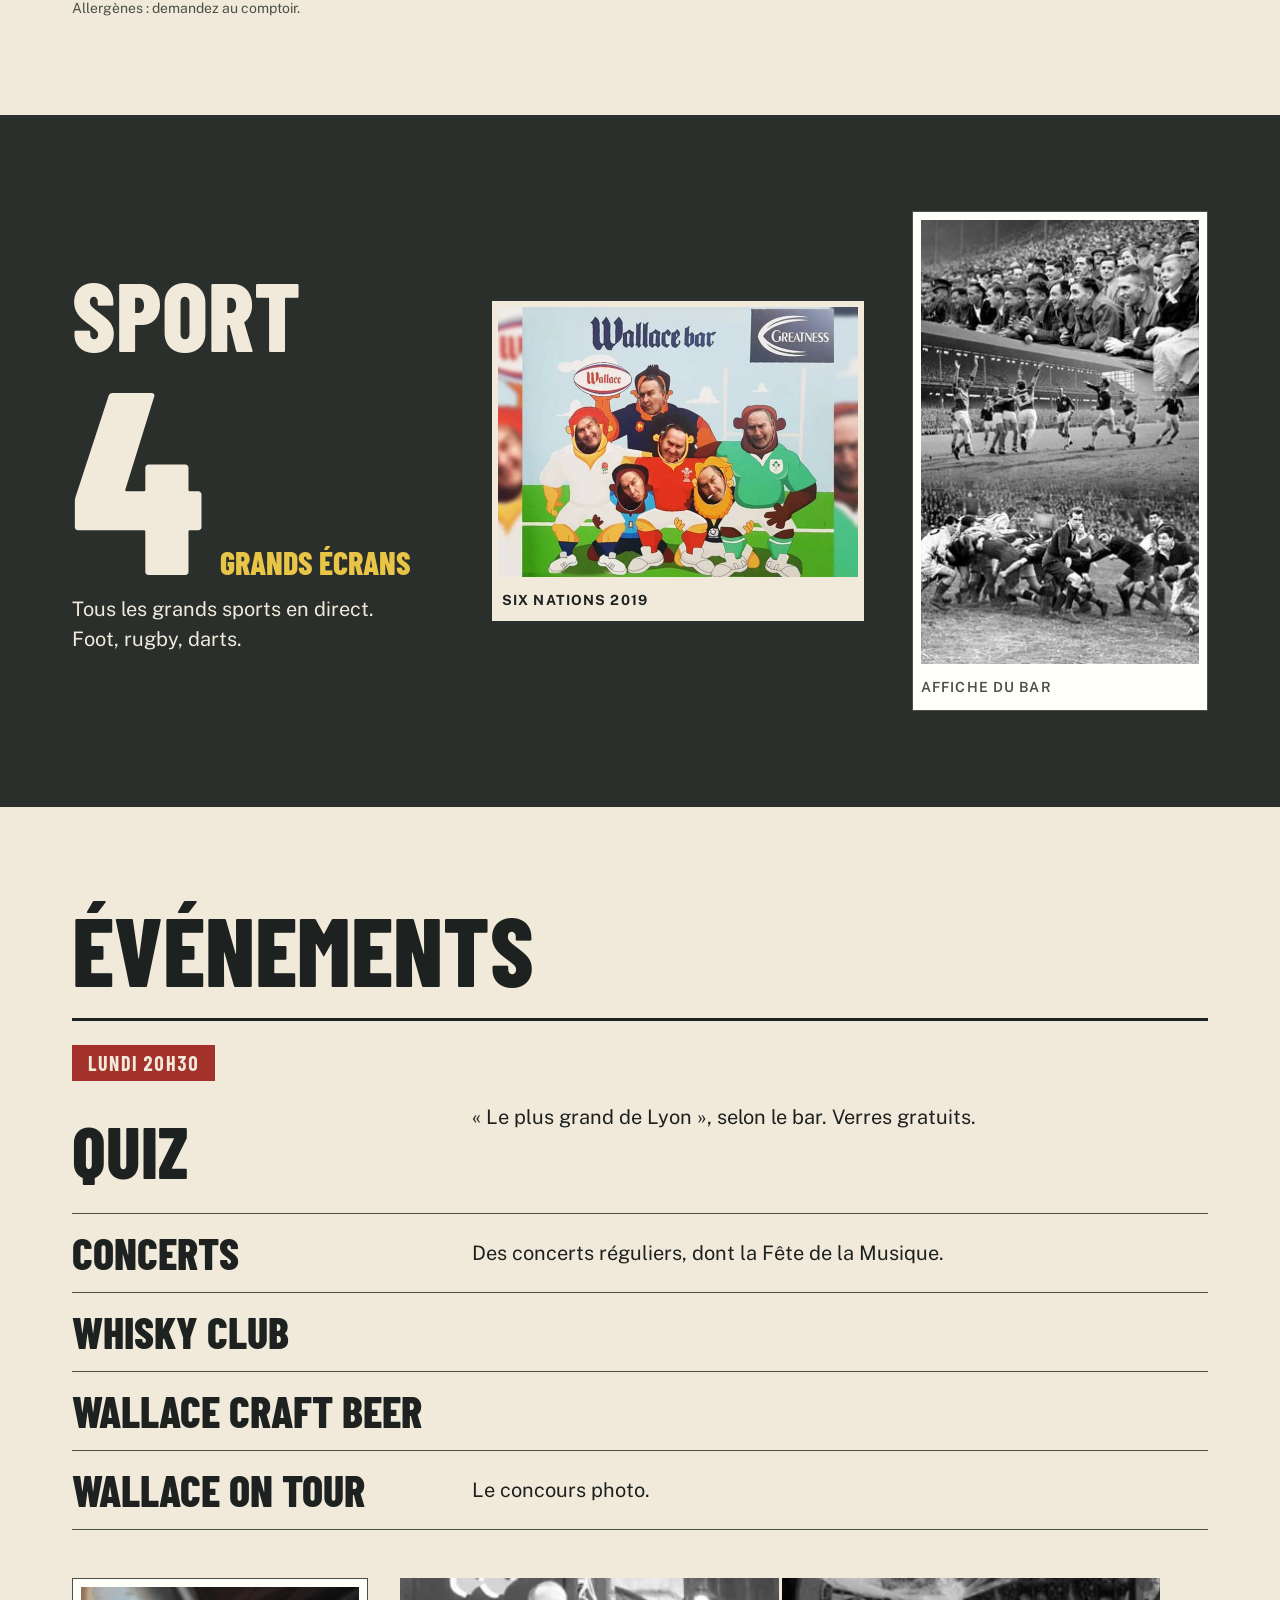
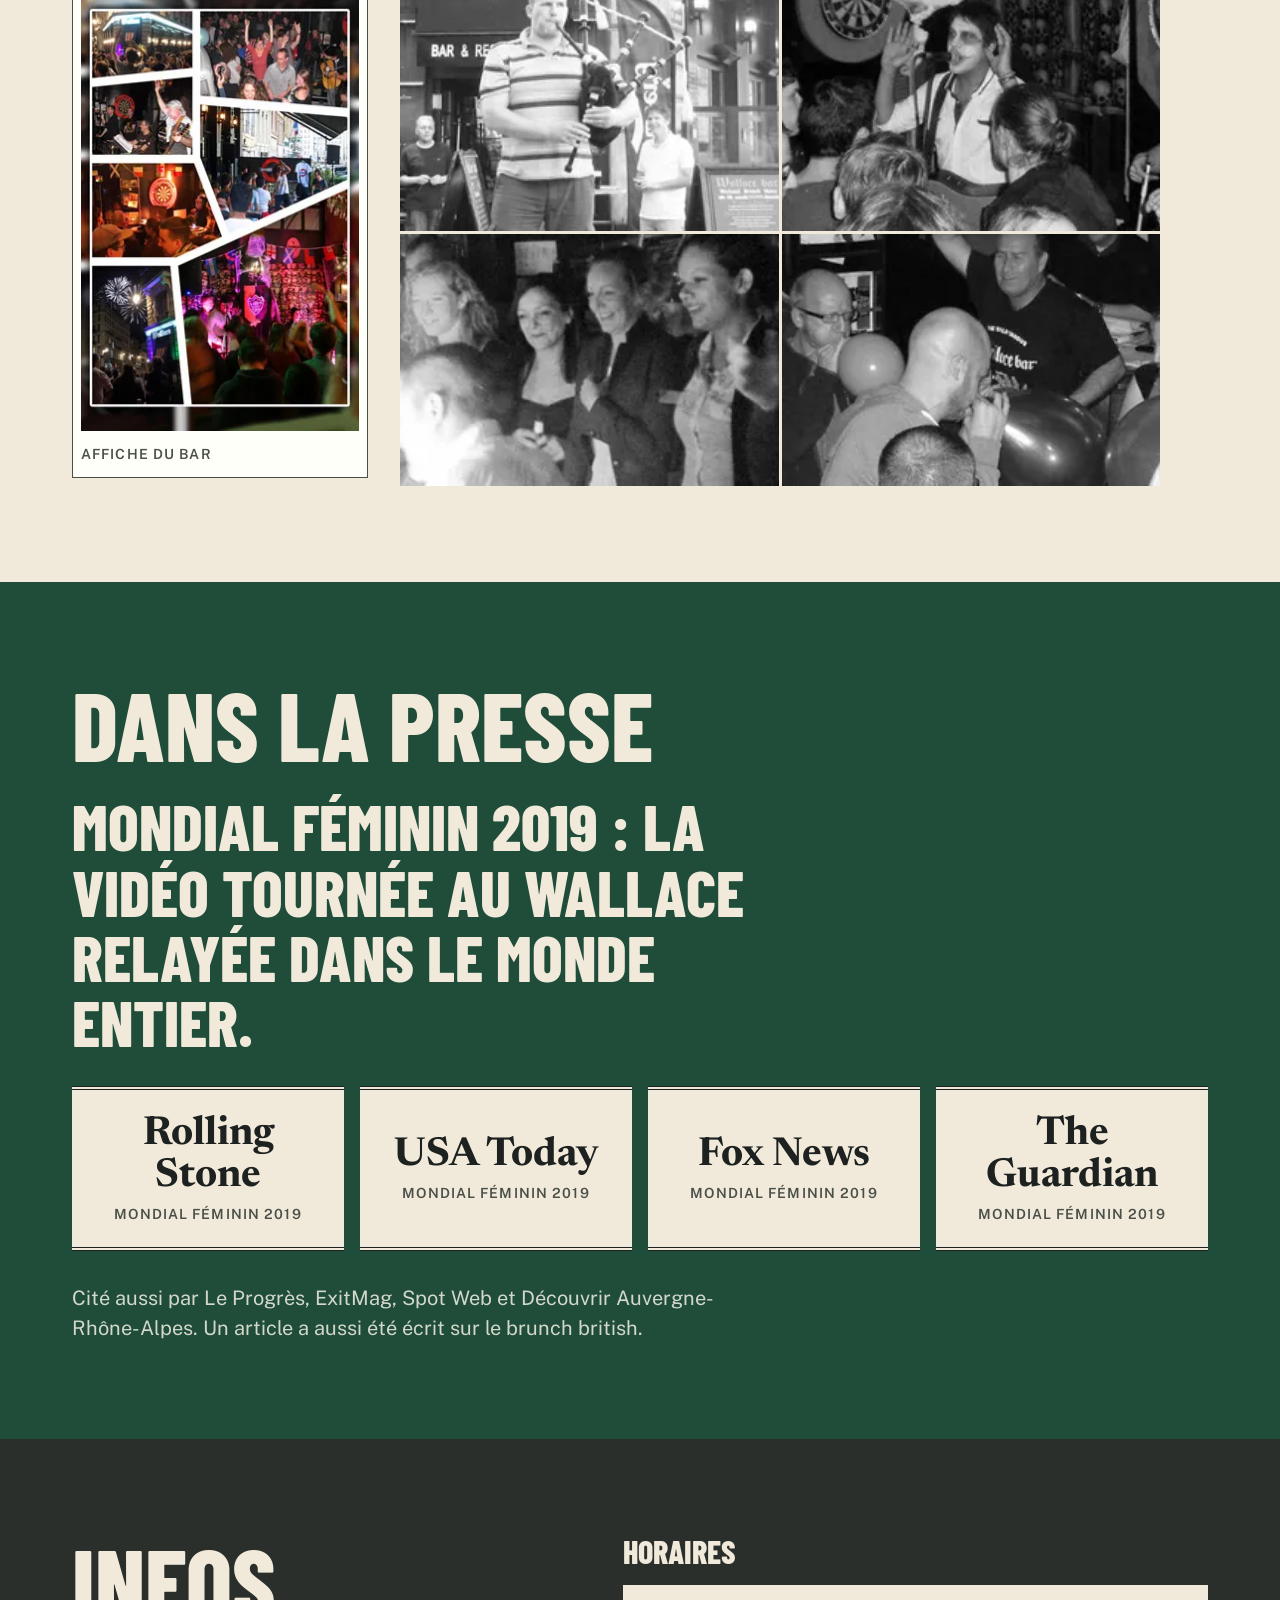
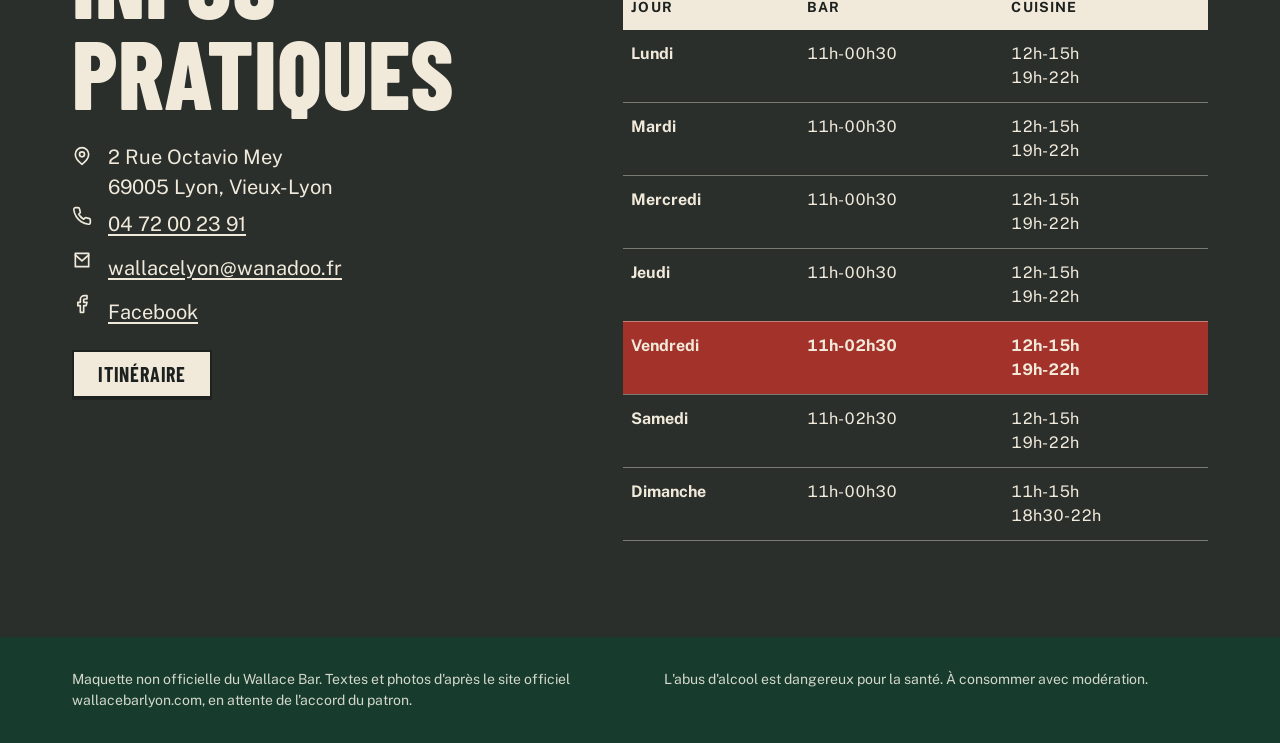
<file: pub/index.html>
<!doctype html>
<html lang="fr">
<head>
<meta charset="utf-8">
<meta name="viewport" content="width=device-width, initial-scale=1">
<meta name="robots" content="noindex">
<title>Wallace Bar Lyon, everyday pub du Vieux-Lyon</title>
<meta name="description" content="Pub du Vieux-Lyon : fish & chips, burgers, bière brassée maison, sport sur 4 écrans, quiz le lundi à 20h30. 2 Rue Octavio Mey, Lyon 5e.">
<meta name="theme-color" content="#1F4D3A">
<meta property="og:type" content="website">
<meta property="og:locale" content="fr_FR">
<meta property="og:title" content="Wallace Bar Lyon, everyday pub du Vieux-Lyon">
<meta property="og:description" content="Fish & chips, burgers, bière brassée maison et sport sur 4 écrans, au bord de la Saône.">
<meta property="og:image" content="img/og.jpg">
<meta property="og:image:width" content="1200">
<meta property="og:image:height" content="630">
<meta property="og:image:alt" content="La salle du Wallace pendant la Saint-Patrick 2019 et la visite de la brasserie">
<meta name="twitter:card" content="summary_large_image">
<link rel="preconnect" href="https://fonts.googleapis.com">
<link rel="preconnect" href="https://fonts.gstatic.com" crossorigin>
<link href="https://fonts.googleapis.com/css2?family=Barlow+Condensed:wght@700;800&family=Newsreader:wght@600;700&family=Public+Sans:wght@400;600;700&display=swap" rel="stylesheet">
<link rel="stylesheet" href="styles.css">
<script type="application/ld+json">
{
  "@context": "https://schema.org",
  "@type": "BarOrPub",
  "name": "Wallace Bar",
  "image": "img/og.jpg",
  "telephone": "+33472002391",
  "email": "wallacelyon@wanadoo.fr",
  "servesCuisine": ["Fish and chips", "Burgers"],
  "address": {
    "@type": "PostalAddress",
    "streetAddress": "2 Rue Octavio Mey",
    "postalCode": "69005",
    "addressLocality": "Lyon",
    "addressCountry": "FR"
  },
  "openingHoursSpecification": [
    { "@type": "OpeningHoursSpecification", "dayOfWeek": ["Sunday", "Monday", "Tuesday", "Wednesday", "Thursday"], "opens": "11:00", "closes": "00:30" },
    { "@type": "OpeningHoursSpecification", "dayOfWeek": ["Friday", "Saturday"], "opens": "11:00", "closes": "02:30" }
  ],
  "sameAs": ["https://www.facebook.com/wallace.bar.9"]
}
</script>
</head>
<body>
<a class="skip" href="#contenu">Aller au contenu</a>

<header class="top">
  <div class="wrap top__in">
    <a class="top__logo" href="#haut" aria-label="Wallace bar, haut de page">
      <img src="img/logo.png" width="450" height="113" alt="Wallace bar">
    </a>
    <p class="status" id="status" data-open=""><span class="status__dot" aria-hidden="true"></span><span id="status-text" aria-live="polite">Bar ouvert dès 11h</span></p>
    <nav class="top__nav" aria-label="Sections">
      <a href="#biere">Bière</a>
      <a href="#whisky">Whisky</a>
      <a href="#cuisine">Cuisine</a>
      <a href="#sport">Sport</a>
      <a href="#evenements">Événements</a>
      <a href="#infos">Infos</a>
    </nav>
    <a class="btn btn--red top__call" href="tel:+33472002391">
      <svg class="ico" viewBox="0 0 24 24" aria-hidden="true"><path d="M22 16.92v3a2 2 0 0 1-2.18 2 19.79 19.79 0 0 1-8.63-3.07 19.5 19.5 0 0 1-6-6 19.79 19.79 0 0 1-3.07-8.67A2 2 0 0 1 4.11 2h3a2 2 0 0 1 2 1.72 12.84 12.84 0 0 0 .7 2.81 2 2 0 0 1-.45 2.11L8.09 9.91a16 16 0 0 0 6 6l1.27-1.27a2 2 0 0 1 2.11-.45 12.84 12.84 0 0 0 2.81.7A2 2 0 0 1 22 16.92z"/></svg>
      Appeler
    </a>
  </div>
</header>

<main id="contenu">

<section class="hero" id="haut">
  <div class="wrap hero__in">
    <div class="hero__text">
      <p class="kicker">Pub du Vieux-Lyon, bord de Saône</p>
      <h1><span lang="en">Everyday <b>pub</b></span></h1>
      <p class="hero__lede">Fish &amp; chips, burgers et bière brassée maison. Sport en direct sur 4 grands écrans.</p>
      <div class="hero__cta">
        <a class="btn btn--red" href="tel:+33472002391">
          <svg class="ico" viewBox="0 0 24 24" aria-hidden="true"><path d="M22 16.92v3a2 2 0 0 1-2.18 2 19.79 19.79 0 0 1-8.63-3.07 19.5 19.5 0 0 1-6-6 19.79 19.79 0 0 1-3.07-8.67A2 2 0 0 1 4.11 2h3a2 2 0 0 1 2 1.72 12.84 12.84 0 0 0 .7 2.81 2 2 0 0 1-.45 2.11L8.09 9.91a16 16 0 0 0 6 6l1.27-1.27a2 2 0 0 1 2.11-.45 12.84 12.84 0 0 0 2.81.7A2 2 0 0 1 22 16.92z"/></svg>
          04 72 00 23 91
        </a>
        <a class="btn btn--paper" href="https://www.google.com/maps/dir/?api=1&amp;destination=2+Rue+Octavio+Mey+69005+Lyon" target="_blank" rel="noopener">
          <svg class="ico" viewBox="0 0 24 24" aria-hidden="true"><path d="M20 10c0 6-8 12-8 12s-8-6-8-12a8 8 0 0 1 16 0Z"/><circle cx="12" cy="10" r="3"/></svg>
          Itinéraire
        </a>
      </div>
    </div>
    <figure class="hero__photo">
      <img src="img/hero.webp" srcset="img/hero-480.webp 480w, img/hero.webp 720w" sizes="(min-width:1100px) 520px, 100vw" width="720" height="540" fetchpriority="high" alt="Salle du Wallace pleine de monde pendant la Saint-Patrick 2019, lustre, guirlandes et écrans de télévision">
      <figcaption>Saint-Patrick 2019</figcaption>
    </figure>
  </div>
</section>

<div class="tartan" aria-hidden="true"></div>

<section class="today" id="aujourdhui" aria-labelledby="today-title">
  <div class="wrap">
    <div class="board">
      <h2 id="today-title">Aujourd’hui</h2>
      <ul class="chalk" id="today-lines">
        <li>Bar&nbsp;: 11h-00h30 du dimanche au jeudi, 11h-02h30 le vendredi et le samedi</li>
        <li>Cuisine&nbsp;: 12h-15h et 19h-22h du lundi au samedi, 11h-15h et 18h30-22h le dimanche</li>
        <li>Quiz le lundi à 20h30</li>
        <li>Plat du jour le midi, du lundi au vendredi</li>
        <li>Sport sur 4 écrans</li>
      </ul>
    </div>
  </div>
</section>

<section class="sec sec--paper" id="biere">
  <div class="wrap">
    <h2>Bière maison</h2>
    <p class="sec__intro">Le Wallace brasse sa propre bière.</p>
    <ul class="taps">
      <li>Wallace IPA</li>
      <li>Double IPA</li>
      <li>Lager</li>
      <li>NEIPA</li>
    </ul>

    <div class="strip">
      <img class="strip__a" src="img/brasserie-1.webp" srcset="img/brasserie-1-480.webp 480w, img/brasserie-1.webp 720w" sizes="(min-width:768px) 33vw, 100vw" width="720" height="550" loading="lazy" alt="Trois personnes devant les cuves de la brasserie Wallace, tee-shirts Wallace et IPA">
      <img src="img/brasserie-2.webp" srcset="img/brasserie-2-480.webp 480w, img/brasserie-2.webp 720w" sizes="(min-width:768px) 33vw, 50vw" width="720" height="551" loading="lazy" alt="Équipe de la brasserie autour d'une cuve qui fume, tee-shirts Wallace">
      <img src="img/comptoir.webp" srcset="img/comptoir-480.webp 480w, img/comptoir.webp 960w" sizes="(min-width:768px) 33vw, 50vw" width="960" height="256" loading="lazy" alt="Pompe à bière et bouteilles derrière le comptoir, photo en noir et blanc">
    </div>

    <div class="draught">
      <figure class="poster">
        <a href="img/pressions.webp" target="_blank" rel="noopener" aria-label="Ouvrir l'affiche des 16 pressions en grand">
          <img src="img/pressions.webp" width="280" height="447" loading="lazy" alt="Affiche du bar : les 16 bières à la pression">
        </a>
        <figcaption>Affiche du bar</figcaption>
      </figure>
      <div class="draught__text">
        <h3>16 pressions</h3>
        <ul class="brands">
          <li>Brewdog</li>
          <li>Guinness</li>
          <li>Galway Bay</li>
          <li>La Chouffe</li>
          <li>Lagunitas</li>
        </ul>
        <p>Les autres pressions changent&nbsp;: demandez au comptoir.</p>
        <ul class="facts">
          <li>Bouteilles et canettes</li>
          <li>Sans alcool&nbsp;: Punk AF, Guinness 0.0</li>
          <li>Gins Fever-Tree, + 2 €</li>
          <li>Vins</li>
        </ul>
      </div>
    </div>
  </div>
</section>

<section class="sec sec--green" id="whisky">
  <div class="wrap whisky">
    <div class="whisky__text">
      <h2>Wee whisky list</h2>
      <ul class="regions">
        <li>Écosse.</li>
        <li>Irlande.</li>
        <li>Monde.</li>
      </ul>
      <div id="whisky-list"></div>
    </div>
    <div class="whisky__club">
      <h3>Whisky Club</h3>
      <p>La carte des whiskies d’Écosse, d’Irlande et du monde se consulte sur place.</p>
      <a class="btn btn--paper" href="tel:+33472002391">
        <svg class="ico" viewBox="0 0 24 24" aria-hidden="true"><path d="M22 16.92v3a2 2 0 0 1-2.18 2 19.79 19.79 0 0 1-8.63-3.07 19.5 19.5 0 0 1-6-6 19.79 19.79 0 0 1-3.07-8.67A2 2 0 0 1 4.11 2h3a2 2 0 0 1 2 1.72 12.84 12.84 0 0 0 .7 2.81 2 2 0 0 1-.45 2.11L8.09 9.91a16 16 0 0 0 6 6l1.27-1.27a2 2 0 0 1 2.11-.45 12.84 12.84 0 0 0 2.81.7A2 2 0 0 1 22 16.92z"/></svg>
        Demander la carte
      </a>
    </div>
  </div>
  <script type="application/json" id="data-whisky">{"ecosse":[],"irlande":[],"monde":[]}</script>
</section>

<section class="sec sec--paper" id="cuisine">
  <div class="wrap">
    <h2>Cuisine</h2>
    <div class="service">
      <p><b>Midi</b><span>12h-15h, dimanche 11h-15h</span><small>Plat du jour du lundi au vendredi</small></p>
      <p><b>Soir</b><span>19h-22h, dimanche 18h30-22h</span></p>
    </div>

    <figure class="feature">
      <img src="img/fish.webp" srcset="img/fish-640.webp 640w, img/fish.webp 1224w" sizes="100vw" width="1224" height="325" loading="lazy" alt="Fish and chips : filet de poisson pané, frites épaisses, sauce tartare et quartier de citron">
      <figcaption><span>Fish &amp; Chips</span><b>18 €</b></figcaption>
    </figure>

    <div class="menu">
      <div class="menu__col">
        <ul class="price">
          <li><span>Fish &amp; Chips</span><b>18 €</b></li>
          <li><span>Pulled Pork</span><b>16 €</b></li>
          <li><span>Club</span><b>16 €</b></li>
          <li><span>Wings</span><b>10 €</b></li>
          <li><span>Sliders</span><b>11 €</b></li>
          <li><span>Loaded Fries</span><b>8 à 11 €</b></li>
        </ul>
        <ul class="price price--gap">
          <li><span>Wallace Burger bœuf</span><b>18 €</b></li>
          <li><span>Wallace Burger poulet</span><b>16 €</b></li>
          <li><span>Wallace Burger fish</span><b>17 €</b></li>
          <li><span>Wallace Burger veggie</span><b>16 €</b></li>
          <li><span>Double Burger</span><b>22 €</b></li>
          <li><span>Haggis Burger</span><b>20 €</b></li>
        </ul>
      </div>
      <div class="menu__col">
        <ul class="price">
          <li><span>Saumon confit</span><b>18 €</b></li>
          <li><span>Tartare</span><b>18 €</b></li>
          <li><span>Poke saumon</span><b>18 €</b></li>
          <li><span>Cobb</span><b>15 €</b></li>
          <li><span>Buddha Bowl</span><b>15 €</b></li>
          <li><span>Salmorejo</span><b>13 €</b></li>
        </ul>
        <ul class="price price--gap">
          <li><span>Menu enfant</span><b>9 €</b></li>
          <li><span>Desserts maison</span><b></b></li>
          <li><span>Planches</span><b></b></li>
        </ul>
      </div>
    </div>

    <div class="brunch">
      <p>Brunch british le <span class="nb">week-end</span>. La cuisine ouvre à 11h le dimanche.</p>
      <a class="btn btn--red" href="tel:+33472002391">04 72 00 23 91</a>
    </div>
    <p class="legal">Allergènes&nbsp;: demandez au comptoir.</p>
  </div>
</section>

<section class="sec sec--slate sport-sec" id="sport">
  <div class="wrap sport">
    <div class="sport__text">
      <h2>Sport</h2>
      <p class="sport__num"><b>4</b><span>grands écrans</span></p>
      <p class="sport__lede">Tous les grands sports en direct. Foot, rugby, darts.</p>
    </div>
    <figure class="sport__photo">
      <img src="img/sixnations.webp" srcset="img/sixnations-480.webp 480w, img/sixnations.webp 720w" sizes="(min-width:768px) 40vw, 100vw" width="720" height="540" loading="lazy" alt="Fresque du Wallace pour les Six Nations 2019 : joueurs de rugby caricaturés aux couleurs des nations, logo Wallace bar">
      <figcaption>Six Nations 2019</figcaption>
    </figure>
    <figure class="sport__poster">
      <img src="img/affiche-sport.webp" width="280" height="447" loading="lazy" alt="Affiche du bar : photos anciennes de supporters et de joueurs de rugby">
      <figcaption>Affiche du bar</figcaption>
    </figure>
  </div>
</section>

<section class="sec sec--paper" id="evenements">
  <div class="wrap">
    <h2>Événements</h2>
    <ul class="events">
      <li class="events__lead">
        <p class="events__when">Lundi 20h30</p>
        <h3>Quiz</h3>
        <p>« Le plus grand de Lyon », selon le bar. Verres gratuits.</p>
      </li>
      <li><h3>Concerts</h3><p>Des concerts réguliers, dont la Fête de la Musique.</p></li>
      <li><h3>Whisky Club</h3></li>
      <li><h3>Wallace Craft Beer</h3></li>
      <li><h3>Wallace on Tour</h3><p>Le concours photo.</p></li>
    </ul>
    <div class="stage">
      <figure class="stage__poster"><img src="img/affiche-concert.webp" width="280" height="447" loading="lazy" alt="Affiche du bar : collage de photos de soirées, concerts, fléchettes et feu d’artifice"><figcaption>Affiche du bar</figcaption></figure>
      <div class="mosaic">
      <img src="img/cornemuse.webp" srcset="img/cornemuse-640.webp 640w, img/cornemuse.webp 1224w" sizes="(min-width:768px) 40vw, 50vw" width="1224" height="327" loading="lazy" alt="Joueur de cornemuse devant la façade du bar, public attablé, photo en noir et blanc">
      <img src="img/soiree-2.webp" srcset="img/soiree-2-640.webp 640w, img/soiree-2.webp 1224w" sizes="(min-width:768px) 40vw, 50vw" width="1224" height="326" loading="lazy" alt="Chanteur guitariste maquillé devant un public serré, cibles de fléchettes au mur, photo en noir et blanc">
      <img src="img/soiree-3.webp" srcset="img/soiree-3-640.webp 640w, img/soiree-3.webp 1224w" sizes="(min-width:768px) 40vw, 50vw" width="1224" height="326" loading="lazy" alt="Soirée au bar, public qui rit et applaudit, photo en noir et blanc">
      <img src="img/soiree-4.webp" srcset="img/soiree-4-640.webp 640w, img/soiree-4.webp 1224w" sizes="(min-width:768px) 40vw, 50vw" width="1224" height="326" loading="lazy" alt="Soirée au bar, public et ballons, photo en noir et blanc">
      </div>
    </div>
  </div>
</section>

<section class="sec sec--green press" id="presse">
  <div class="wrap">
    <h2>Dans la presse</h2>
    <p class="press__lead">Mondial féminin 2019&nbsp;: la vidéo tournée au Wallace relayée dans le monde entier.</p>
    <ul class="kiosk">
      <li><span class="kiosk__name">Rolling Stone</span><span class="kiosk__line">Mondial féminin 2019</span></li>
      <li><span class="kiosk__name">USA Today</span><span class="kiosk__line">Mondial féminin 2019</span></li>
      <li><span class="kiosk__name">Fox News</span><span class="kiosk__line">Mondial féminin 2019</span></li>
      <li><span class="kiosk__name">The Guardian</span><span class="kiosk__line">Mondial féminin 2019</span></li>
    </ul>
    <p class="press__more">Cité aussi par Le Progrès, ExitMag, Spot Web et Découvrir Auvergne-Rhône-Alpes. Un article a aussi été écrit sur le brunch british.</p>
  </div>
</section>

<section class="sec sec--slate" id="infos">
  <div class="wrap infos">
    <div class="infos__main">
      <h2>Infos pratiques</h2>
      <address>
        <p><svg class="ico" viewBox="0 0 24 24" aria-hidden="true"><path d="M20 10c0 6-8 12-8 12s-8-6-8-12a8 8 0 0 1 16 0Z"/><circle cx="12" cy="10" r="3"/></svg>2 Rue Octavio Mey<br>69005 Lyon, Vieux-Lyon</p>
        <p><svg class="ico" viewBox="0 0 24 24" aria-hidden="true"><path d="M22 16.92v3a2 2 0 0 1-2.18 2 19.79 19.79 0 0 1-8.63-3.07 19.5 19.5 0 0 1-6-6 19.79 19.79 0 0 1-3.07-8.67A2 2 0 0 1 4.11 2h3a2 2 0 0 1 2 1.72 12.84 12.84 0 0 0 .7 2.81 2 2 0 0 1-.45 2.11L8.09 9.91a16 16 0 0 0 6 6l1.27-1.27a2 2 0 0 1 2.11-.45 12.84 12.84 0 0 0 2.81.7A2 2 0 0 1 22 16.92z"/></svg><a href="tel:+33472002391">04 72 00 23 91</a></p>
        <p><svg class="ico" viewBox="0 0 24 24" aria-hidden="true"><path d="M4 4h16v16H4z"/><path d="m4 6 8 7 8-7"/></svg><a href="mailto:wallacelyon@wanadoo.fr">wallacelyon@wanadoo.fr</a></p>
        <p><svg class="ico" viewBox="0 0 24 24" aria-hidden="true"><path d="M18 2h-3a5 5 0 0 0-5 5v3H7v4h3v8h4v-8h3l1-4h-4V7a1 1 0 0 1 1-1h3z"/></svg><a href="https://www.facebook.com/wallace.bar.9" target="_blank" rel="noopener">Facebook</a></p>
      </address>
      <a class="btn btn--paper" href="https://www.google.com/maps/dir/?api=1&amp;destination=2+Rue+Octavio+Mey+69005+Lyon" target="_blank" rel="noopener">Itinéraire</a>
    </div>
    <div class="infos__hours">
      <h3>Horaires</h3>
      <table>
        <caption class="sr">Horaires du bar et de la cuisine</caption>
        <thead><tr><th scope="col">Jour</th><th scope="col">Bar</th><th scope="col">Cuisine</th></tr></thead>
        <tbody>
          <tr data-day="1"><th scope="row">Lundi</th><td>11h-00h30</td><td><span>12h-15h</span><span>19h-22h</span></td></tr>
          <tr data-day="2"><th scope="row">Mardi</th><td>11h-00h30</td><td><span>12h-15h</span><span>19h-22h</span></td></tr>
          <tr data-day="3"><th scope="row">Mercredi</th><td>11h-00h30</td><td><span>12h-15h</span><span>19h-22h</span></td></tr>
          <tr data-day="4"><th scope="row">Jeudi</th><td>11h-00h30</td><td><span>12h-15h</span><span>19h-22h</span></td></tr>
          <tr data-day="5"><th scope="row">Vendredi</th><td>11h-02h30</td><td><span>12h-15h</span><span>19h-22h</span></td></tr>
          <tr data-day="6"><th scope="row">Samedi</th><td>11h-02h30</td><td><span>12h-15h</span><span>19h-22h</span></td></tr>
          <tr data-day="0"><th scope="row">Dimanche</th><td>11h-00h30</td><td><span>11h-15h</span><span>18h30-22h</span></td></tr>
        </tbody>
      </table>
    </div>
  </div>
</section>

</main>

<footer class="foot">
  <div class="wrap foot__in">
    <p>Maquette non officielle du Wallace Bar. Textes et photos d'après le site officiel wallacebarlyon.com, en attente de l'accord du patron.</p>
    <p>L'abus d'alcool est dangereux pour la santé. À consommer avec modération.</p>
  </div>
</footer>

<nav class="dock" aria-label="Actions rapides">
  <a href="tel:+33472002391">
    <svg class="ico" viewBox="0 0 24 24" aria-hidden="true"><path d="M22 16.92v3a2 2 0 0 1-2.18 2 19.79 19.79 0 0 1-8.63-3.07 19.5 19.5 0 0 1-6-6 19.79 19.79 0 0 1-3.07-8.67A2 2 0 0 1 4.11 2h3a2 2 0 0 1 2 1.72 12.84 12.84 0 0 0 .7 2.81 2 2 0 0 1-.45 2.11L8.09 9.91a16 16 0 0 0 6 6l1.27-1.27a2 2 0 0 1 2.11-.45 12.84 12.84 0 0 0 2.81.7A2 2 0 0 1 22 16.92z"/></svg>
    Appeler
  </a>
  <a href="https://www.google.com/maps/dir/?api=1&amp;destination=2+Rue+Octavio+Mey+69005+Lyon" target="_blank" rel="noopener">
    <svg class="ico" viewBox="0 0 24 24" aria-hidden="true"><path d="M20 10c0 6-8 12-8 12s-8-6-8-12a8 8 0 0 1 16 0Z"/><circle cx="12" cy="10" r="3"/></svg>
    Itinéraire
  </a>
</nav>

<script src="main.js"></script>
</body>
</html>
</file>
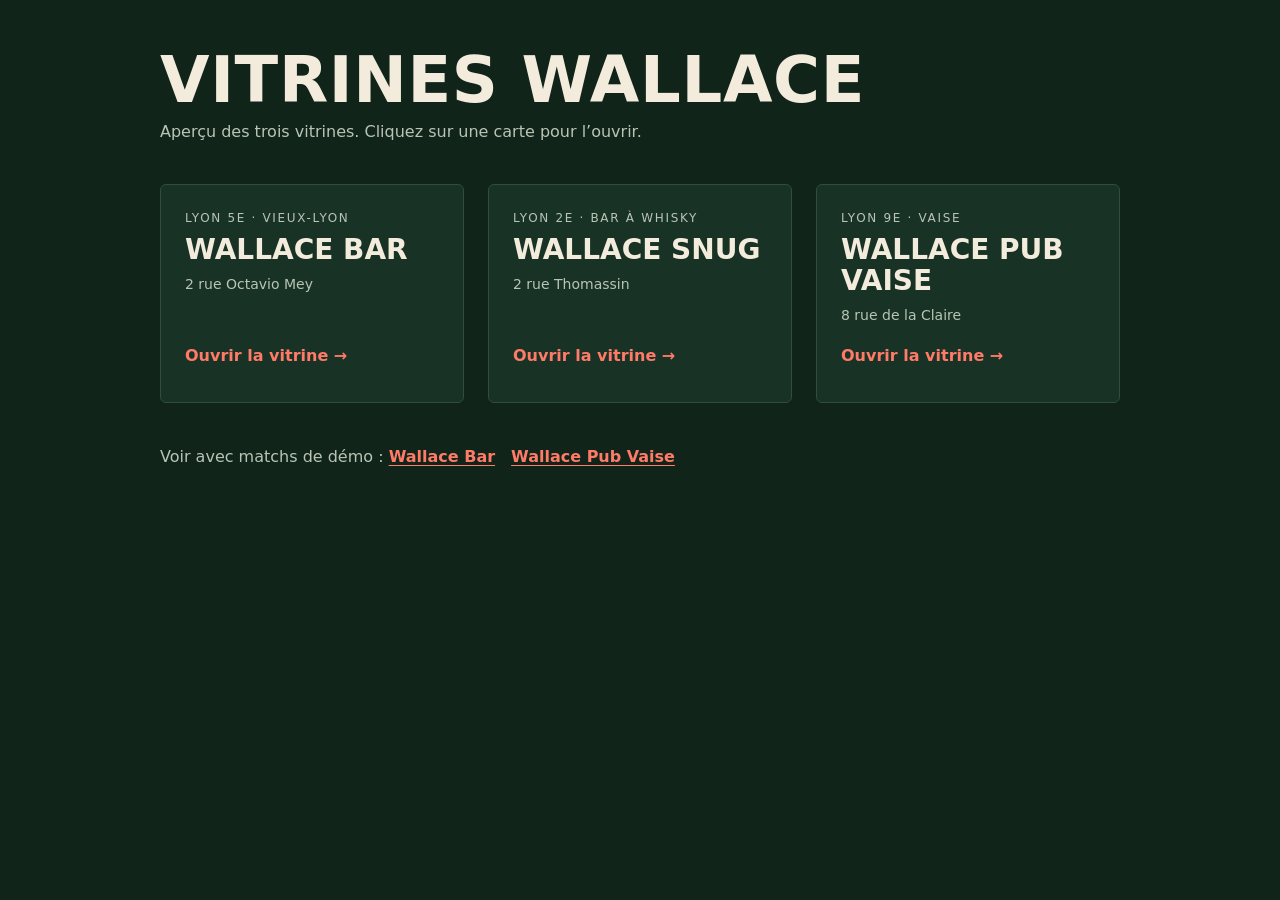
<file: vitrines/index.html>
<!doctype html>
<html lang="fr">
<head>
<meta charset="utf-8">
<meta name="viewport" content="width=device-width, initial-scale=1">
<meta name="robots" content="noindex">
<link rel="icon" href="data:,">
<title>Vitrines Wallace – aperçu</title>
<style>
/* Outil interne : pile de polices système assumée (aucune police chargée). */
:root{--bg:#10241a;--surface:#183326;--text:#f3ecdc;--muted:#b9c4b4;--accent:#c8402f;--link:#ff7b68;--line:#2e4d3c;--r:6px;--sans:"Segoe UI",system-ui,-apple-system,"Helvetica Neue",sans-serif;--narrow:"Arial Narrow","Segoe UI",system-ui,sans-serif}
*{box-sizing:border-box}
body{margin:0;min-height:100vh;background:var(--bg);color:var(--text);font:16px/1.5 var(--sans);padding:48px 16px}
main{max-width:960px;margin:0 auto}
h1{font:800 clamp(36px,7vw,64px)/1 var(--narrow);text-transform:uppercase;letter-spacing:.01em;margin:0 0 8px}
p.lead{color:var(--muted);margin:0 0 40px}
.grid{display:grid;grid-template-columns:repeat(auto-fit,minmax(260px,1fr));gap:24px}
a.card{display:flex;flex-direction:column;gap:8px;background:var(--surface);border:1px solid var(--line);border-radius:var(--r);padding:24px;color:inherit;text-decoration:none;min-height:180px;transition:transform .2s,border-color .2s}
a.card:hover,a.card:focus-visible{transform:translateY(-4px);border-color:var(--accent);outline:none}
a.card:focus-visible{outline:2px solid var(--text);outline-offset:2px}
.tag{font-size:12px;letter-spacing:.14em;text-transform:uppercase;color:var(--muted)}
.name{font:700 28px/1.1 var(--narrow);text-transform:uppercase}
.addr{color:var(--muted);font-size:14px}
.go{margin-top:auto;display:inline-flex;align-items:center;min-height:44px;font-weight:700;color:var(--link)}
.demo{margin:32px 0 0;color:var(--muted)}
.demo a{display:inline-flex;align-items:center;min-height:44px;margin-right:16px;color:var(--link);font-weight:700;text-underline-offset:3px}
.demo a:focus-visible{outline:2px solid var(--text);outline-offset:2px}
@media (prefers-reduced-motion:reduce){a.card{transition:none}}
</style>
</head>
<body>
<main>
  <h1>Vitrines Wallace</h1>
  <p class="lead">Aperçu des trois vitrines. Cliquez sur une carte pour l’ouvrir.</p>
  <div class="grid">
    <a class="card" href="bar/index.html">
      <span class="tag">Lyon 5e · Vieux-Lyon</span>
      <span class="name">Wallace Bar</span>
      <span class="addr">2 rue Octavio Mey</span>
      <span class="go">Ouvrir la vitrine →</span>
    </a>
    <a class="card" href="snug/index.html">
      <span class="tag">Lyon 2e · Bar à whisky</span>
      <span class="name">Wallace Snug</span>
      <span class="addr">2 rue Thomassin</span>
      <span class="go">Ouvrir la vitrine →</span>
    </a>
    <a class="card" href="pub-vaise/index.html">
      <span class="tag">Lyon 9e · Vaise</span>
      <span class="name">Wallace Pub Vaise</span>
      <span class="addr">8 rue de la Claire</span>
      <span class="go">Ouvrir la vitrine →</span>
    </a>
  </div>
  <p class="demo">Voir avec matchs de démo : <a href="bar/index.html?demo=1#matchs">Wallace Bar</a><a href="pub-vaise/index.html?demo=1#matchs">Wallace Pub Vaise</a></p>
</main>
</body>
</html>
</file>
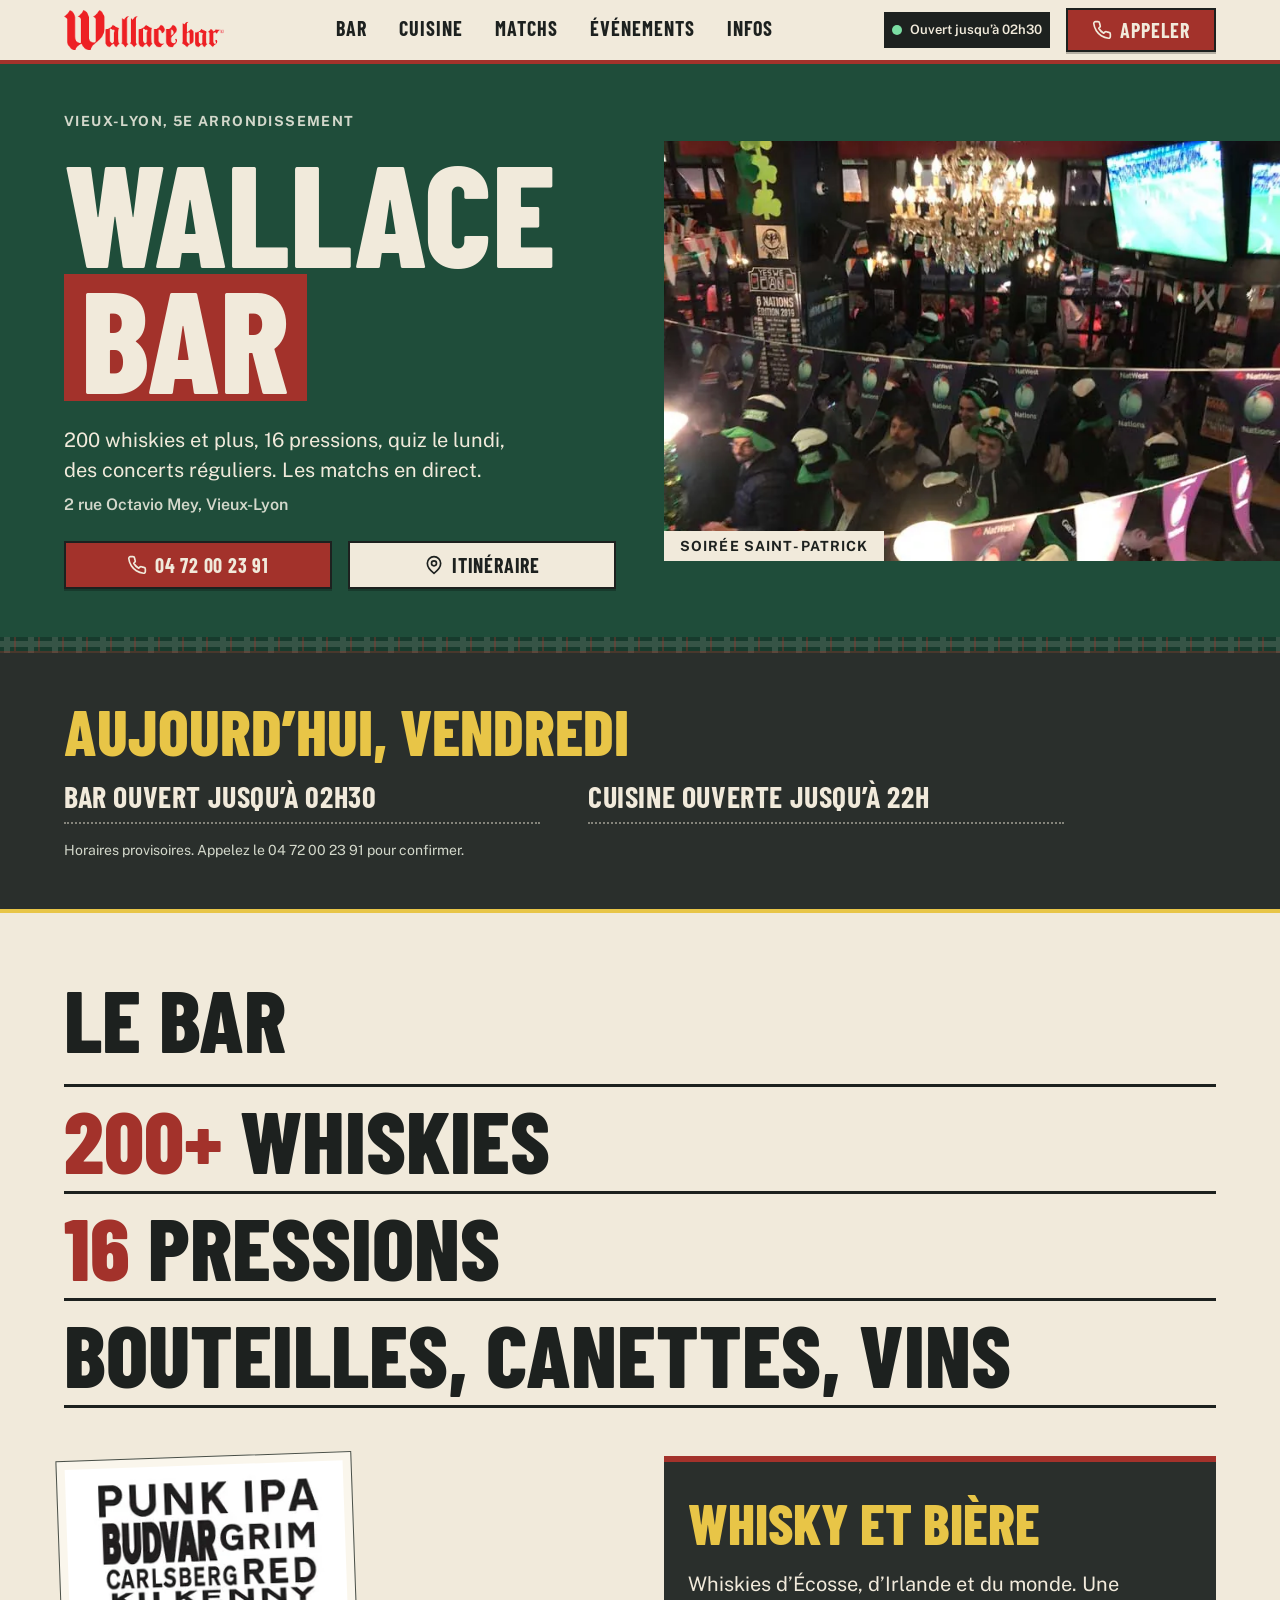
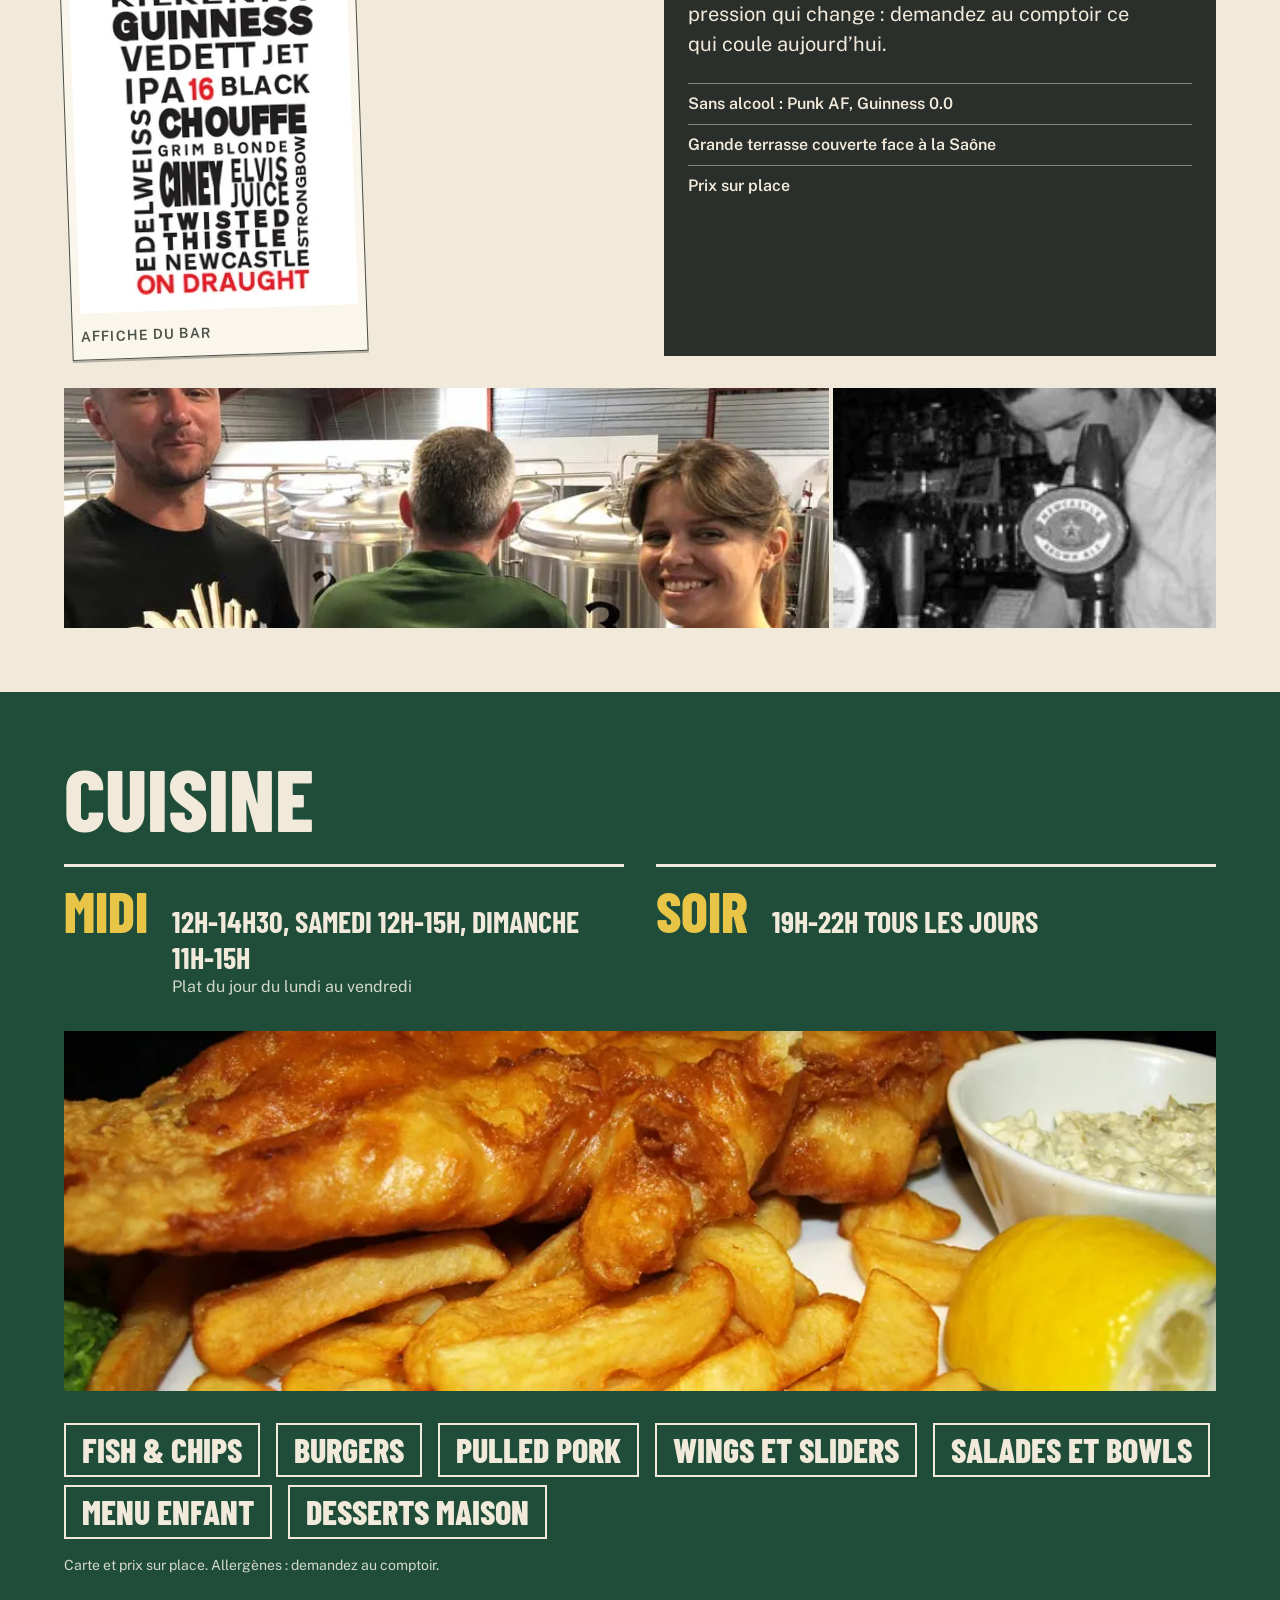
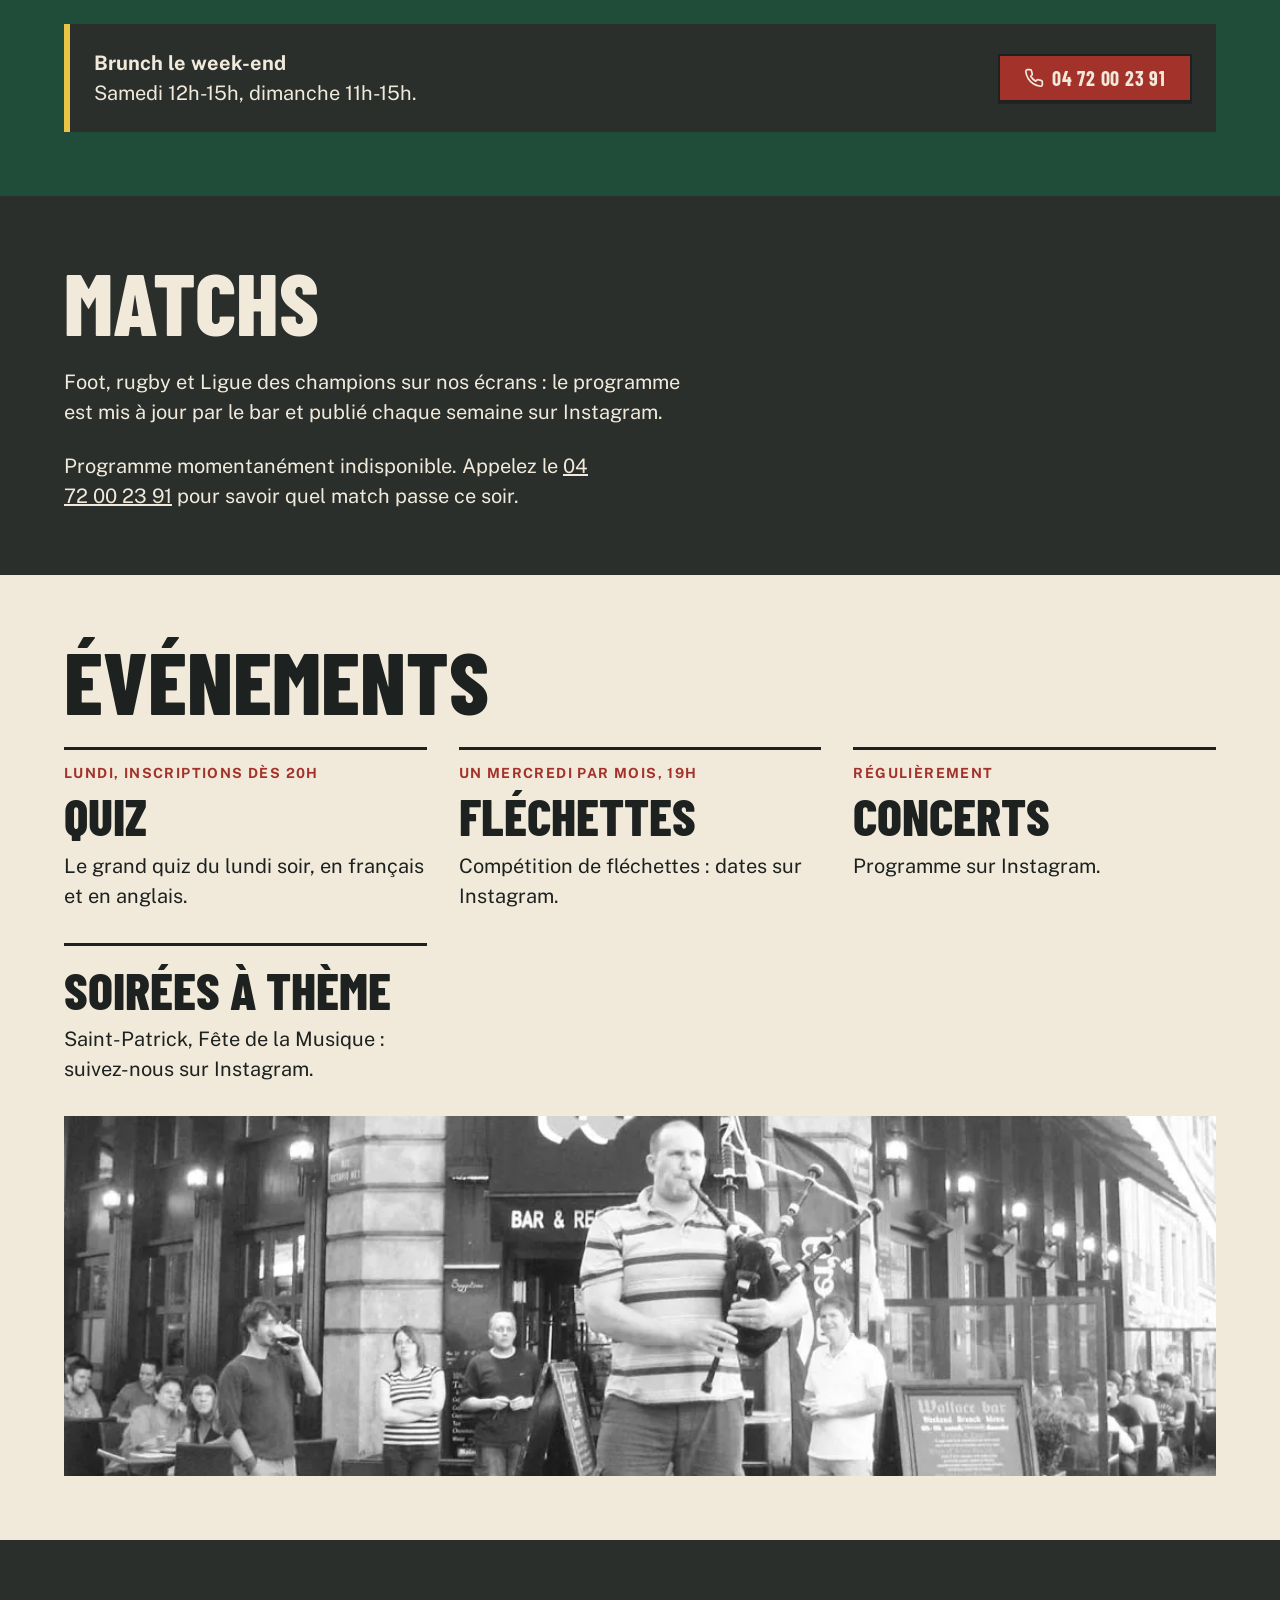
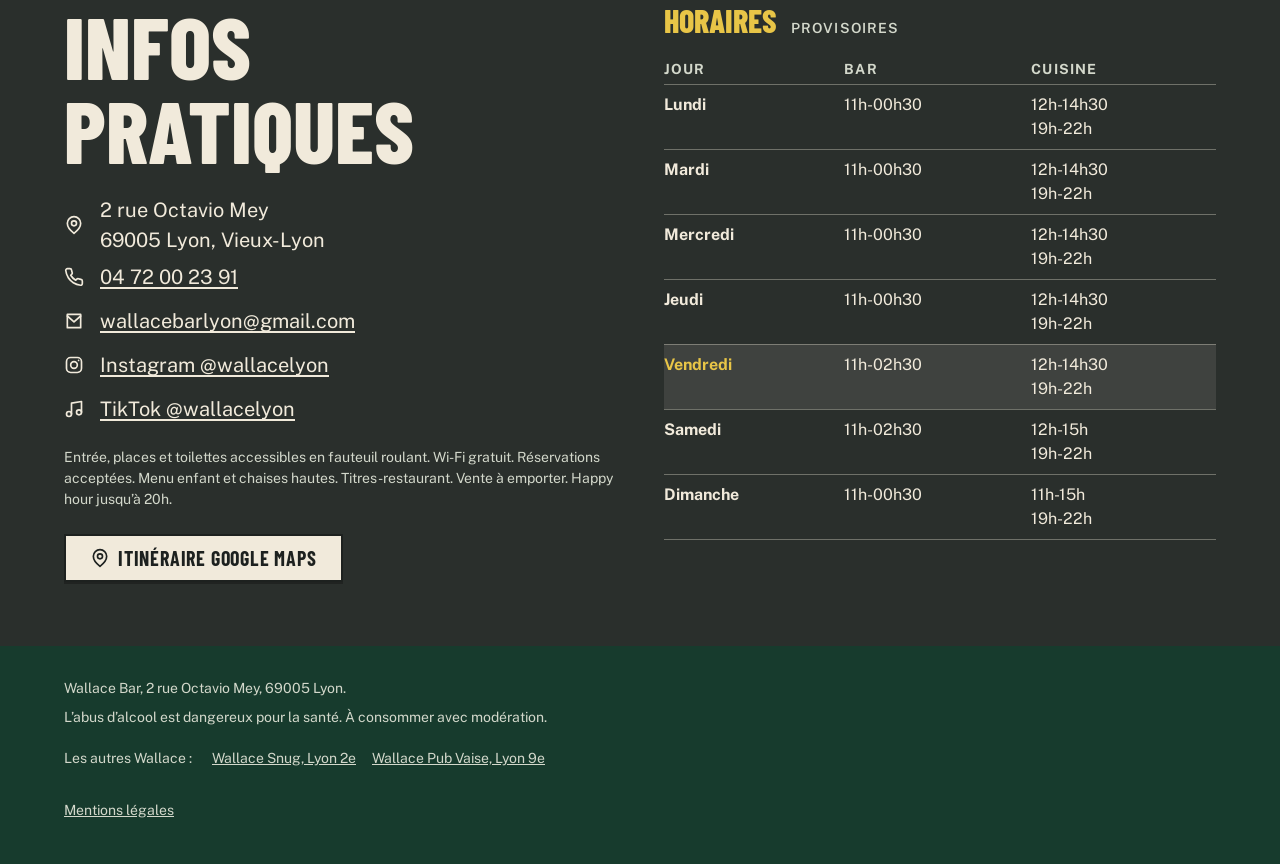
<file: vitrines/bar/index.html>
<!doctype html>
<html lang="fr">
<head>
<meta charset="utf-8">
<meta name="robots" content="noindex, nofollow">
<meta name="viewport" content="width=device-width, initial-scale=1">
<title>Wallace Bar | Pub écossais et whiskies, Vieux-Lyon (Lyon 5)</title>
<meta name="description" content="Wallace Bar, 2 rue Octavio Mey, Lyon 5e : 200+ whiskies, 16 pressions, restauration midi et soir, quiz le lundi, concerts réguliers, matchs en direct.">
<meta name="theme-color" content="#1F4D3A">
<meta property="og:type" content="website">
<meta property="og:locale" content="fr_FR">
<meta property="og:title" content="Wallace Bar | Pub écossais et whiskies, Vieux-Lyon (Lyon 5)">
<meta property="og:description" content="Wallace Bar, 2 rue Octavio Mey, Lyon 5e : 200+ whiskies, 16 pressions, restauration midi et soir, quiz le lundi, concerts réguliers, matchs en direct.">
<meta property="og:url" content="https://[DOMAINE-A-DEFINIR]/">
<meta property="og:site_name" content="Wallace Bar">
<meta property="og:image" content="https://[DOMAINE-A-DEFINIR]/img/og.jpg">
<meta property="og:image:width" content="1200">
<meta property="og:image:height" content="630">
<meta property="og:image:alt" content="Salle du Wallace Bar pleine de monde, lustre, guirlandes et écrans">
<meta name="twitter:card" content="summary_large_image">
<meta name="twitter:image" content="https://[DOMAINE-A-DEFINIR]/img/og.jpg">
<link rel="canonical" href="https://[DOMAINE-A-DEFINIR]/">
<link rel="preload" href="fonts/public-sans.woff2" as="font" type="font/woff2" crossorigin>
<link rel="preload" href="fonts/barlow-condensed-800.woff2" as="font" type="font/woff2" crossorigin>
<link rel="icon" href="data:image/svg+xml,%3Csvg xmlns='http://www.w3.org/2000/svg' viewBox='0 0 32 32'%3E%3Crect width='32' height='32' fill='%231F4D3A'/%3E%3Ctext x='16' y='23' font-size='22' font-weight='700' text-anchor='middle' fill='%23F1EADB' font-family='sans-serif'%3EW%3C/text%3E%3C/svg%3E">
<link rel="stylesheet" href="styles.css">
<script type="application/ld+json">
{
  "@context": "https://schema.org",
  "@type": "BarOrPub",
  "@id": "https://[DOMAINE-A-DEFINIR]/#bar",
  "name": "Wallace Bar",
  "brand": {"@type": "Brand", "name": "Wallace"},
  "logo": "https://[DOMAINE-A-DEFINIR]/img/logo.png",
  "image": "https://[DOMAINE-A-DEFINIR]/img/og.jpg",
  "telephone": "+33472002391",
  "email": "wallacebarlyon@gmail.com",
  "address": {
    "@type": "PostalAddress",
    "streetAddress": "2 rue Octavio Mey",
    "postalCode": "69005",
    "addressLocality": "Lyon",
    "addressCountry": "FR"
  },
  "hasMap": "https://www.google.com/maps/place/Wallace+Bar/@45.7663147,4.828341,17z/data=!4m6!3m5!1s0x47f4eb0035c67f67:0x85f454a9b341bf90!8m2!3d45.7663147!4d4.828341!16s%2Fg%2F1tk62ghj",
  "openingHoursSpecification": [
    {
      "@type": "OpeningHoursSpecification",
      "dayOfWeek": [
        "Sunday",
        "Monday",
        "Tuesday",
        "Wednesday",
        "Thursday"
      ],
      "opens": "11:00",
      "closes": "00:30"
    },
    {
      "@type": "OpeningHoursSpecification",
      "dayOfWeek": [
        "Friday",
        "Saturday"
      ],
      "opens": "11:00",
      "closes": "02:30"
    }
  ],
  "sameAs": [
    "https://www.instagram.com/wallacelyon/",
    "https://www.tiktok.com/@wallacelyon",
    "https://www.google.com/maps/place/Wallace+Bar/@45.7663147,4.828341,17z/data=!4m6!3m5!1s0x47f4eb0035c67f67:0x85f454a9b341bf90!8m2!3d45.7663147!4d4.828341!16s%2Fg%2F1tk62ghj"
  ],
  "servesCuisine": [
    "Pub food",
    "Burgers"
  ],
  "url": "https://[DOMAINE-A-DEFINIR]/"
}
</script>
</head>
<body class="site-bar">
<a class="skip" href="#contenu">Aller au contenu</a>
<header class="top">
  <div class="wrap top__in">
    <a class="top__logo" href="#haut" aria-label="Wallace Bar, haut de page"><img src="img/logo.png" width="450" height="113" alt="Wallace bar"></a>
    <p class="status" id="status" data-open=""><span class="status__dot" aria-hidden="true"></span><span id="status-text" aria-live="polite">Horaires en cours de chargement</span></p>
    <nav class="top__nav" aria-label="Sections">
      <a href="#bar">Bar</a>
      <a href="#cuisine">Cuisine</a>
      <a href="#matchs">Matchs</a>
      <a href="#evenements">Événements</a>
      <a href="#infos">Infos</a>
    </nav>
    <a class="btn btn--accent top__call" href="tel:+33472002391"><svg class="ico" viewBox="0 0 24 24" aria-hidden="true"><path d="M22 16.92v3a2 2 0 0 1-2.18 2 19.79 19.79 0 0 1-8.63-3.07 19.5 19.5 0 0 1-6-6 19.79 19.79 0 0 1-3.07-8.67A2 2 0 0 1 4.11 2h3a2 2 0 0 1 2 1.72 12.84 12.84 0 0 0 .7 2.81 2 2 0 0 1-.45 2.11L8.09 9.91a16 16 0 0 0 6 6l1.27-1.27a2 2 0 0 1 2.11-.45 12.84 12.84 0 0 0 2.81.7A2 2 0 0 1 22 16.92z"/></svg>Appeler</a>
  </div>
</header>
<main id="contenu">

<section class="hero" id="haut">
  <div class="wrap hero__in">
    <div class="hero__text">
      <p class="kicker">Vieux-Lyon, 5e arrondissement</p>
      <h1><span>Wallace</span> <b>Bar</b></h1>
      <p class="hero__lede">200 whiskies et plus, 16 pressions, quiz le lundi, des concerts réguliers. Les matchs en direct.</p>
      <p class="hero__addr">2 rue Octavio Mey, Vieux-Lyon</p>
      <div class="hero__cta">
        <a class="btn btn--accent" href="tel:+33472002391"><svg class="ico" viewBox="0 0 24 24" aria-hidden="true"><path d="M22 16.92v3a2 2 0 0 1-2.18 2 19.79 19.79 0 0 1-8.63-3.07 19.5 19.5 0 0 1-6-6 19.79 19.79 0 0 1-3.07-8.67A2 2 0 0 1 4.11 2h3a2 2 0 0 1 2 1.72 12.84 12.84 0 0 0 .7 2.81 2 2 0 0 1-.45 2.11L8.09 9.91a16 16 0 0 0 6 6l1.27-1.27a2 2 0 0 1 2.11-.45 12.84 12.84 0 0 0 2.81.7A2 2 0 0 1 22 16.92z"/></svg>04 72 00 23 91</a>
        <a class="btn btn--paper" href="https://www.google.com/maps/place/Wallace+Bar/@45.7663147,4.828341,17z/data=!4m6!3m5!1s0x47f4eb0035c67f67:0x85f454a9b341bf90!8m2!3d45.7663147!4d4.828341!16s%2Fg%2F1tk62ghj" target="_blank" rel="noopener noreferrer"><svg class="ico" viewBox="0 0 24 24" aria-hidden="true"><path d="M20 10c0 6-8 12-8 12s-8-6-8-12a8 8 0 0 1 16 0Z"/><circle cx="12" cy="10" r="3"/></svg>Itinéraire</a>
      </div>
    </div>
    <figure class="hero__photo">
      <img src="img/hero.webp" srcset="img/hero-480.webp 480w, img/hero.webp 720w" sizes="(min-width:900px) 560px, 100vw" width="720" height="540" fetchpriority="high" alt="Salle du Wallace Bar pleine de monde, lustre, guirlandes et écrans">
      <figcaption>Soirée Saint-Patrick</figcaption>
    </figure>
  </div>
</section>

<div class="orn" aria-hidden="true"></div>

<section class="today" id="aujourdhui" aria-labelledby="today-title">
  <div class="wrap">
    <div class="board">
      <h2 id="today-title">Aujourd’hui</h2>
      <ul class="chalk" id="today-lines"></ul>
      <p class="prov">Horaires provisoires. Appelez le 04 72 00 23 91 pour confirmer.</p>
    </div>
  </div>
</section>

<section class="sec sec--paper" id="bar">
  <div class="wrap">
    <h2>Le bar</h2>
    <ul class="taps">
      <li><b>200+</b> whiskies</li>
      <li><b>16</b> pressions</li>
      <li>Bouteilles, canettes, vins</li>
    </ul>
    <div class="duo">
      <figure class="poster">
        <a href="img/pressions.webp" target="_blank" rel="noopener noreferrer" aria-label="Ouvrir l’affiche des 16 pressions en grand"><img src="img/pressions.webp" width="280" height="447" loading="lazy" alt="Affiche du bar : les 16 bières à la pression"></a>
        <figcaption>Affiche du bar</figcaption>
      </figure>
      <div class="duo__text">
        <h3>Whisky et bière</h3>
        <p>Whiskies d’Écosse, d’Irlande et du monde. Une pression qui change : demandez au comptoir ce qui coule aujourd’hui.</p>
        <ul class="facts">
          <li>Sans alcool : Punk AF, Guinness 0.0</li>
          <li>Grande terrasse couverte face à la Saône</li>
          <li>Prix sur place</li>
        </ul>
      </div>
    </div>
    <div class="strip">
      <img src="img/brasserie-1.webp" srcset="img/brasserie-1-480.webp 480w, img/brasserie-1.webp 720w" sizes="(min-width:768px) 66vw, 100vw" width="720" height="550" loading="lazy" alt="Trois personnes devant les cuves de la brasserie Wallace" class="strip__a">
      <img src="img/comptoir.webp" srcset="img/comptoir-480.webp 480w, img/comptoir.webp 960w" sizes="(min-width:768px) 34vw, 100vw" width="960" height="256" loading="lazy" alt="Pompe à bière et bouteilles derrière le comptoir, photo en noir et blanc">
    </div>
  </div>
</section>

<section class="sec sec--green" id="cuisine">
  <div class="wrap">
    <h2>Cuisine</h2>
    <div class="service">
      <p><b>Midi</b><span>12h-14h30, samedi 12h-15h, dimanche 11h-15h</span><small>Plat du jour du lundi au vendredi</small></p>
      <p><b>Soir</b><span>19h-22h tous les jours</span></p>
    </div>
    <figure class="feature"><img src="img/fish.webp" srcset="img/fish-640.webp 640w, img/fish.webp 1224w" sizes="(min-width:1200px) 1152px, 100vw" width="1224" height="325" loading="lazy" alt="Fish and chips : filet de poisson pané, frites épaisses, sauce tartare"></figure>
    <ul class="dishes">
      <li>Fish &amp; chips</li><li>Burgers</li><li>Pulled pork</li><li>Wings et sliders</li><li>Salades et bowls</li><li>Menu enfant</li><li>Desserts maison</li>
    </ul>
    <p class="legal">Carte et prix sur place. Allergènes : demandez au comptoir.</p>
    <div class="brunch">
      <p><b>Brunch le week-end</b><br>Samedi 12h-15h, dimanche 11h-15h.</p>
      <a class="btn btn--accent" href="tel:+33472002391"><svg class="ico" viewBox="0 0 24 24" aria-hidden="true"><path d="M22 16.92v3a2 2 0 0 1-2.18 2 19.79 19.79 0 0 1-8.63-3.07 19.5 19.5 0 0 1-6-6 19.79 19.79 0 0 1-3.07-8.67A2 2 0 0 1 4.11 2h3a2 2 0 0 1 2 1.72 12.84 12.84 0 0 0 .7 2.81 2 2 0 0 1-.45 2.11L8.09 9.91a16 16 0 0 0 6 6l1.27-1.27a2 2 0 0 1 2.11-.45 12.84 12.84 0 0 0 2.81.7A2 2 0 0 1 22 16.92z"/></svg>04 72 00 23 91</a>
    </div>
  </div>
</section>

<section class="sec sec--slate" id="matchs" aria-labelledby="matchs-title">
  <div class="wrap">
    <h2 id="matchs-title">Matchs</h2>
    <p class="matchs__intro">Foot, rugby et Ligue des champions sur nos écrans : le programme est mis à jour par le bar et publié chaque semaine sur Instagram.</p>
    <div id="matchs-demo" class="demo-note" hidden>Programme d’exemple. Le vrai calendrier sera publié ici par le bar.</div>
    <div class="matchs" id="matchs-box" aria-busy="true">
      <div class="matchs__col"><h3>Ce soir</h3><ul id="matchs-today" class="mlist"><li class="mlist__none">Chargement du programme…</li></ul></div>
      <div class="matchs__col"><h3>À venir</h3><ul id="matchs-next" class="mlist"><li class="mlist__none">Chargement du programme…</li></ul></div>
    </div>
    <p class="matchs__empty" id="matchs-empty" aria-live="polite" hidden>Programme à venir, appelez-nous au <a href="tel:+33472002391">04 72 00 23 91</a>.</p>
  </div>
</section>

<section class="sec sec--paper" id="evenements">
  <div class="wrap">
    <h2>Événements</h2>
    <ul class="events">
      <li class="events__lead"><p class="events__when">Lundi, inscriptions dès 20h</p><h3>Quiz</h3><p>Le grand quiz du lundi soir, en français et en anglais.</p></li>
      <li class="events__lead"><p class="events__when">Un mercredi par mois, 19h</p><h3>Fléchettes</h3><p>Compétition de fléchettes : dates sur Instagram.</p></li>
      <li class="events__lead"><p class="events__when">Régulièrement</p><h3>Concerts</h3><p>Programme sur Instagram.</p></li>
      <li><h3>Soirées à thème</h3><p>Saint-Patrick, Fête de la Musique : suivez-nous sur Instagram.</p></li>
    </ul>
    <figure class="feature feature--ev"><img src="img/cornemuse.webp" srcset="img/cornemuse-640.webp 640w, img/cornemuse.webp 1224w" sizes="(min-width:1200px) 1152px, 100vw" width="1224" height="327" loading="lazy" alt="Joueur de cornemuse devant la façade du bar, public attablé, photo en noir et blanc"></figure>
  </div>
</section>

<section class="sec sec--slate sec--last" id="infos">
  <div class="wrap infos">
    <div class="infos__main">
      <h2>Infos pratiques</h2>
      <address>
        <p><svg class="ico" viewBox="0 0 24 24" aria-hidden="true"><path d="M20 10c0 6-8 12-8 12s-8-6-8-12a8 8 0 0 1 16 0Z"/><circle cx="12" cy="10" r="3"/></svg><span>2 rue Octavio Mey<br>69005 Lyon, Vieux-Lyon</span></p>
        <p><svg class="ico" viewBox="0 0 24 24" aria-hidden="true"><path d="M22 16.92v3a2 2 0 0 1-2.18 2 19.79 19.79 0 0 1-8.63-3.07 19.5 19.5 0 0 1-6-6 19.79 19.79 0 0 1-3.07-8.67A2 2 0 0 1 4.11 2h3a2 2 0 0 1 2 1.72 12.84 12.84 0 0 0 .7 2.81 2 2 0 0 1-.45 2.11L8.09 9.91a16 16 0 0 0 6 6l1.27-1.27a2 2 0 0 1 2.11-.45 12.84 12.84 0 0 0 2.81.7A2 2 0 0 1 22 16.92z"/></svg><a href="tel:+33472002391">04 72 00 23 91</a></p>
        <p><svg class="ico" viewBox="0 0 24 24" aria-hidden="true"><path d="M4 4h16v16H4z"/><path d="m4 6 8 7 8-7"/></svg><a href="mailto:wallacebarlyon@gmail.com">wallacebarlyon@gmail.com</a></p>
        <p><svg class="ico" viewBox="0 0 24 24" aria-hidden="true"><rect x="3" y="3" width="18" height="18" rx="5"/><circle cx="12" cy="12" r="4"/><path d="M17.5 6.5h.01"/></svg><a href="https://www.instagram.com/wallacelyon/" target="_blank" rel="noopener noreferrer">Instagram @wallacelyon</a></p>
        <p><svg class="ico" viewBox="0 0 24 24" aria-hidden="true"><path d="M9 18V5l12-2v13"/><circle cx="6" cy="18" r="3"/><circle cx="18" cy="16" r="3"/></svg><a href="https://www.tiktok.com/@wallacelyon" target="_blank" rel="noopener noreferrer">TikTok @wallacelyon</a></p>
      </address>
      <p class="legal">Entrée, places et toilettes accessibles en fauteuil roulant. Wi-Fi gratuit. Réservations acceptées. Menu enfant et chaises hautes. Titres-restaurant. Vente à emporter. Happy hour jusqu’à 20h.</p>
      <a class="btn btn--paper" href="https://www.google.com/maps/place/Wallace+Bar/@45.7663147,4.828341,17z/data=!4m6!3m5!1s0x47f4eb0035c67f67:0x85f454a9b341bf90!8m2!3d45.7663147!4d4.828341!16s%2Fg%2F1tk62ghj" target="_blank" rel="noopener noreferrer"><svg class="ico" viewBox="0 0 24 24" aria-hidden="true"><path d="M20 10c0 6-8 12-8 12s-8-6-8-12a8 8 0 0 1 16 0Z"/><circle cx="12" cy="10" r="3"/></svg>Itinéraire Google Maps</a>
    </div>
    <div class="infos__hours">
      <h3>Horaires <small>provisoires</small></h3>
      <table>
        <caption class="sr">Horaires du bar et de la cuisine</caption>
        <thead><tr><th scope="col">Jour</th><th scope="col">Bar</th><th scope="col">Cuisine</th></tr></thead>
        <tbody>
          <tr data-day="1"><th scope="row">Lundi</th><td>11h-00h30</td><td><span>12h-14h30</span><span>19h-22h</span></td></tr>
          <tr data-day="2"><th scope="row">Mardi</th><td>11h-00h30</td><td><span>12h-14h30</span><span>19h-22h</span></td></tr>
          <tr data-day="3"><th scope="row">Mercredi</th><td>11h-00h30</td><td><span>12h-14h30</span><span>19h-22h</span></td></tr>
          <tr data-day="4"><th scope="row">Jeudi</th><td>11h-00h30</td><td><span>12h-14h30</span><span>19h-22h</span></td></tr>
          <tr data-day="5"><th scope="row">Vendredi</th><td>11h-02h30</td><td><span>12h-14h30</span><span>19h-22h</span></td></tr>
          <tr data-day="6"><th scope="row">Samedi</th><td>11h-02h30</td><td><span>12h-15h</span><span>19h-22h</span></td></tr>
          <tr data-day="0"><th scope="row">Dimanche</th><td>11h-00h30</td><td><span>11h-15h</span><span>19h-22h</span></td></tr>
        </tbody>
      </table>
    </div>
  </div>
</section>

</main>

<footer class="foot">
  <div class="wrap foot__in">
    <p>Wallace Bar, 2 rue Octavio Mey, 69005 Lyon.</p>
    <p>L’abus d’alcool est dangereux pour la santé. À consommer avec modération.</p>
    <p class="foot__group"><span>Les autres Wallace :</span><a href="../snug/index.html">Wallace Snug, Lyon 2e</a><a href="../pub-vaise/index.html">Wallace Pub Vaise, Lyon 9e</a></p>
    <p><a href="mentions-legales.html">Mentions légales</a></p>
  </div>
</footer>

<nav class="dock" aria-label="Actions rapides">
  <a href="tel:+33472002391"><svg class="ico" viewBox="0 0 24 24" aria-hidden="true"><path d="M22 16.92v3a2 2 0 0 1-2.18 2 19.79 19.79 0 0 1-8.63-3.07 19.5 19.5 0 0 1-6-6 19.79 19.79 0 0 1-3.07-8.67A2 2 0 0 1 4.11 2h3a2 2 0 0 1 2 1.72 12.84 12.84 0 0 0 .7 2.81 2 2 0 0 1-.45 2.11L8.09 9.91a16 16 0 0 0 6 6l1.27-1.27a2 2 0 0 1 2.11-.45 12.84 12.84 0 0 0 2.81.7A2 2 0 0 1 22 16.92z"/></svg>Appeler</a>
  <a href="https://www.google.com/maps/place/Wallace+Bar/@45.7663147,4.828341,17z/data=!4m6!3m5!1s0x47f4eb0035c67f67:0x85f454a9b341bf90!8m2!3d45.7663147!4d4.828341!16s%2Fg%2F1tk62ghj" target="_blank" rel="noopener noreferrer"><svg class="ico" viewBox="0 0 24 24" aria-hidden="true"><path d="M20 10c0 6-8 12-8 12s-8-6-8-12a8 8 0 0 1 16 0Z"/><circle cx="12" cy="10" r="3"/></svg>Itinéraire</a>
</nav>

<script src="equipes.js" defer></script>
<script src="main.js" defer></script>
</body>
</html>
</file>
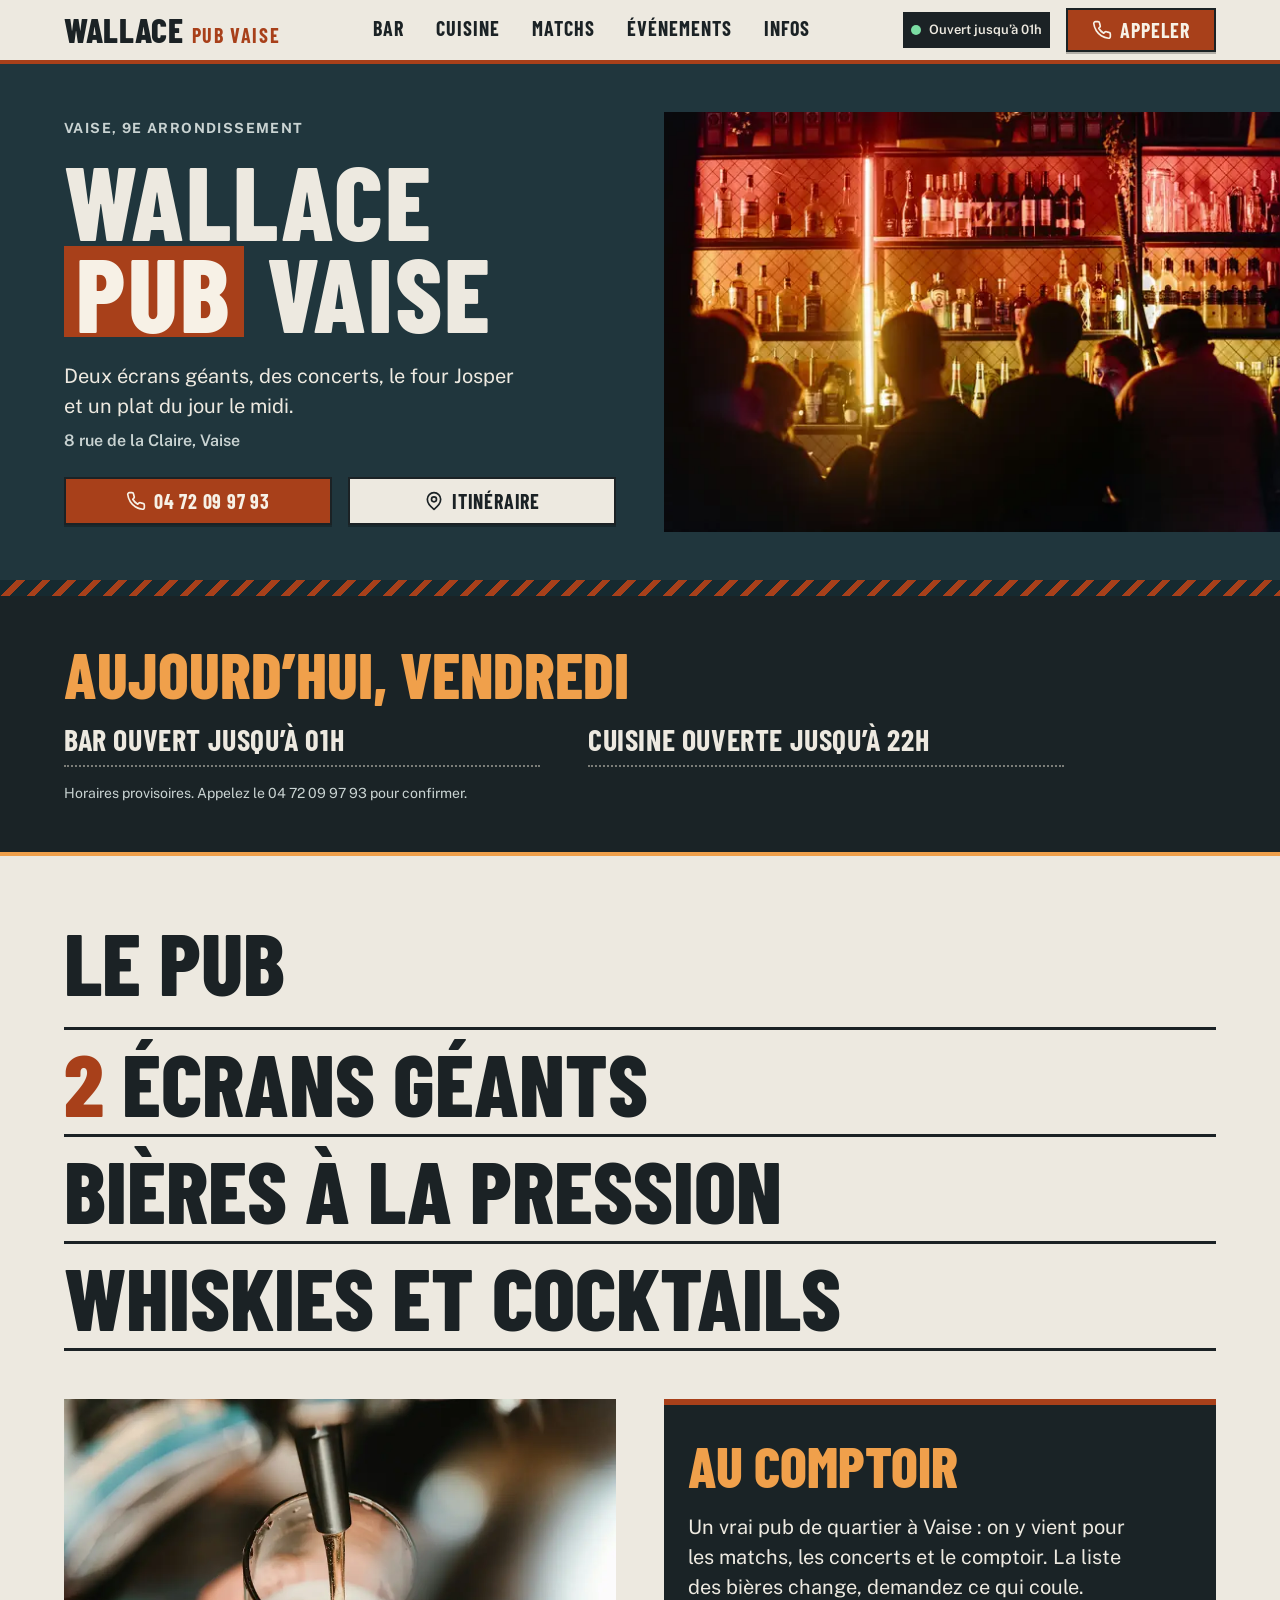
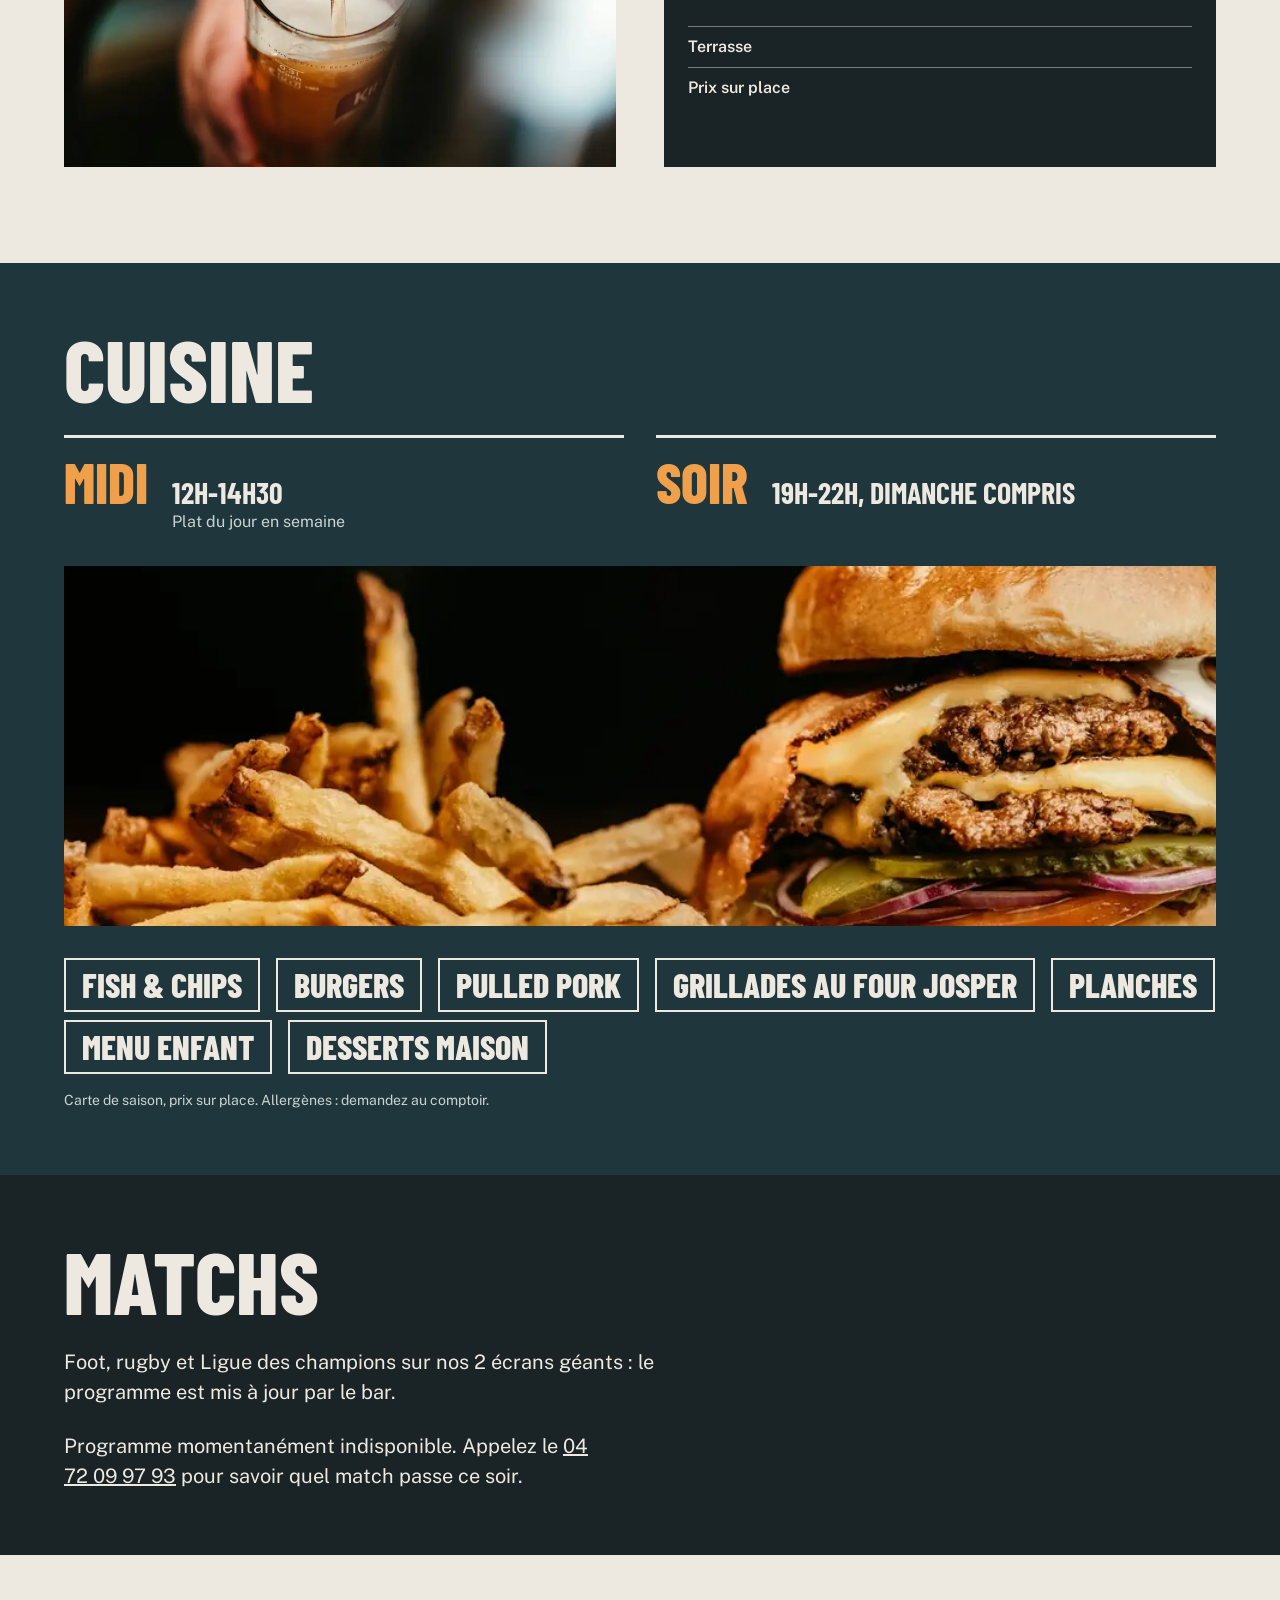
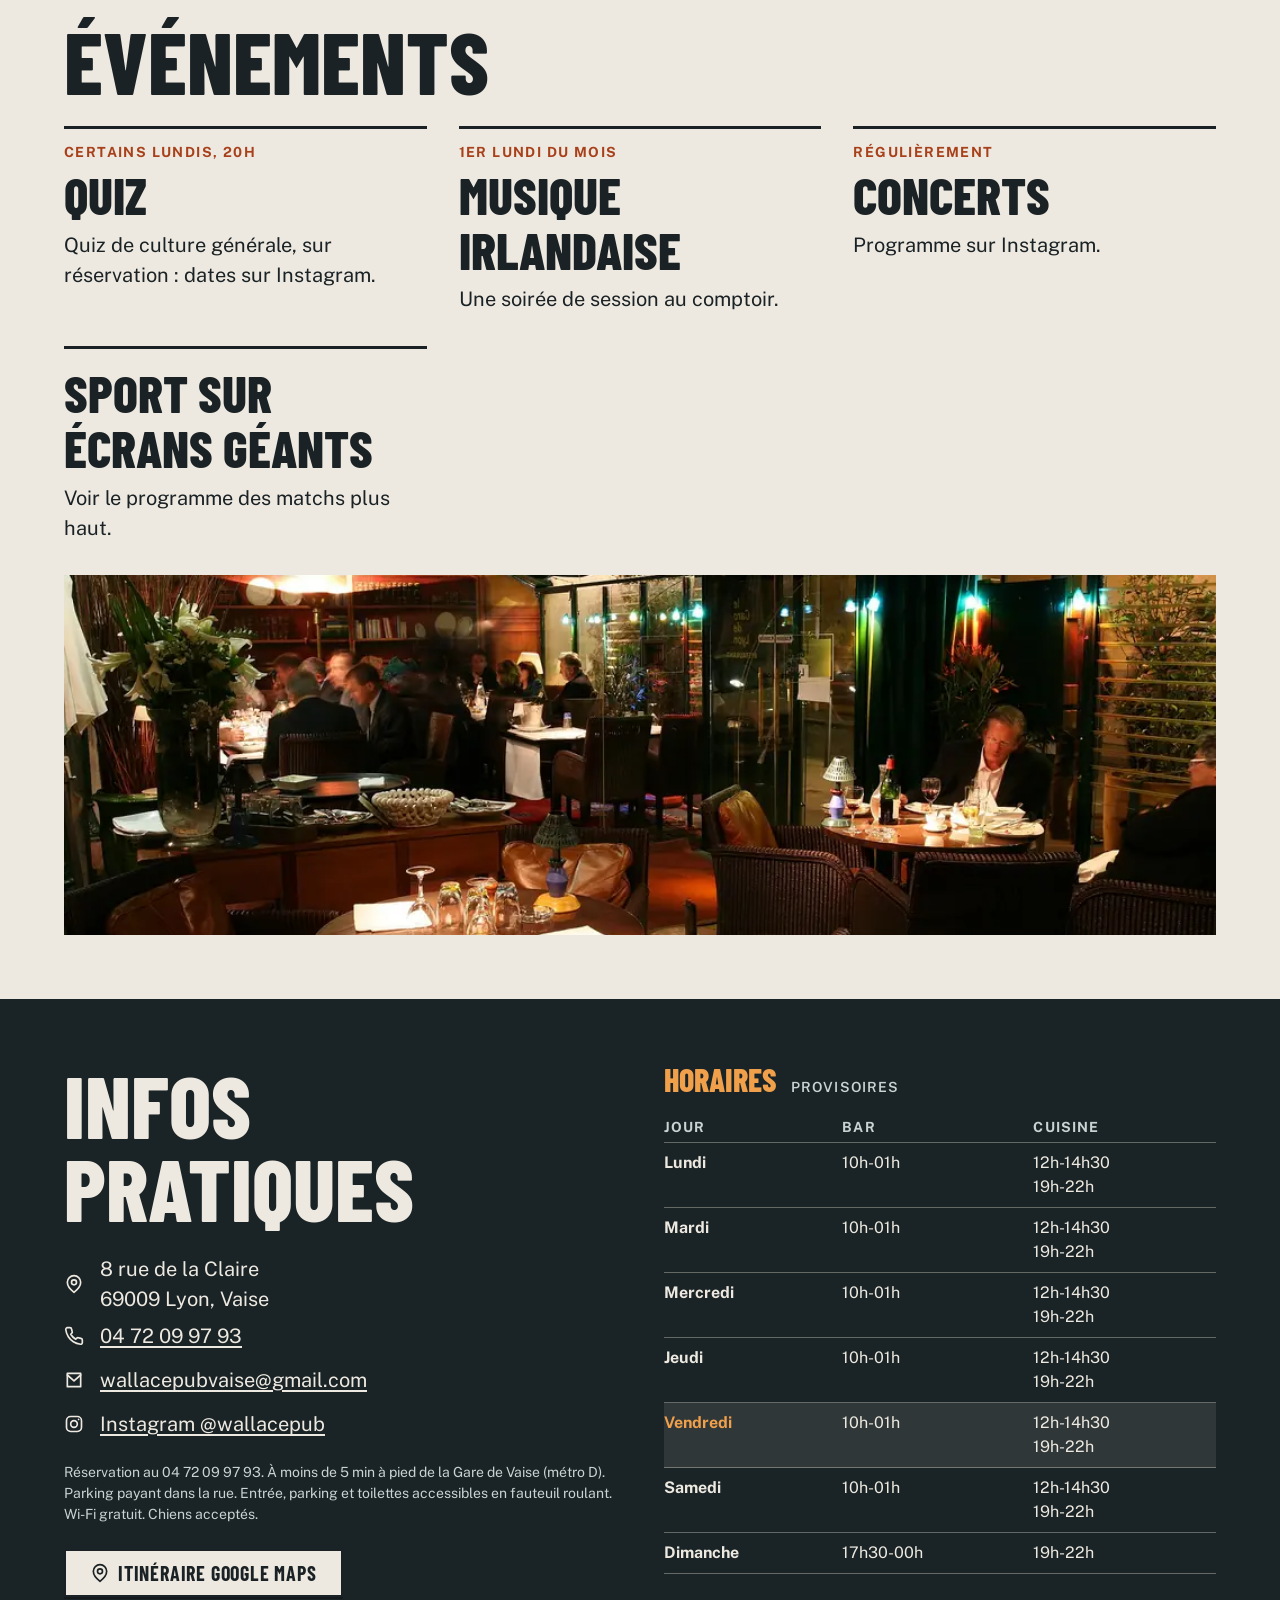
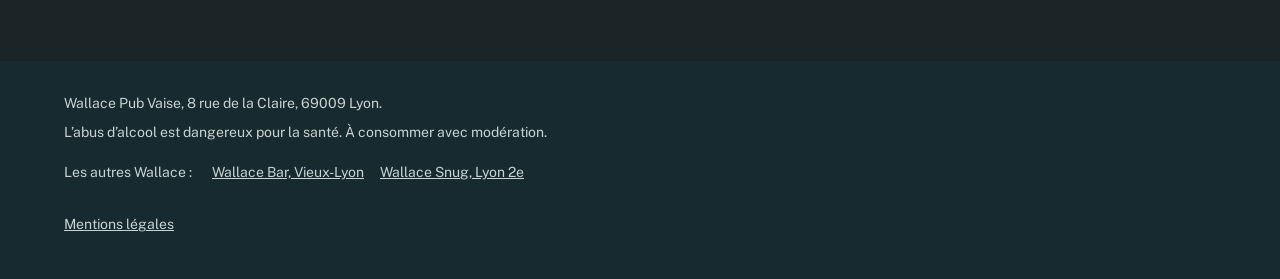
<file: vitrines/pub-vaise/index.html>
<!doctype html>
<html lang="fr">
<head>
<meta charset="utf-8">
<meta name="robots" content="noindex, nofollow">
<meta name="viewport" content="width=device-width, initial-scale=1">
<title>Wallace Pub Vaise | Pub, matchs sur écrans géants, Lyon 9e</title>
<meta name="description" content="Wallace Pub, 8 rue de la Claire, Lyon Vaise : 2 écrans géants, concerts, musique irlandaise, four Josper, plat du jour le midi.">
<meta name="theme-color" content="#20363D">
<meta property="og:type" content="website">
<meta property="og:locale" content="fr_FR">
<meta property="og:title" content="Wallace Pub Vaise | Pub, matchs sur écrans géants, Lyon 9e">
<meta property="og:description" content="Wallace Pub, 8 rue de la Claire, Lyon Vaise : 2 écrans géants, concerts, musique irlandaise, four Josper, plat du jour le midi.">
<meta property="og:url" content="https://[DOMAINE-A-DEFINIR]/">
<meta property="og:site_name" content="Wallace Pub Vaise">
<meta property="og:image" content="https://[DOMAINE-A-DEFINIR]/img/og.jpg">
<meta property="og:image:width" content="1200">
<meta property="og:image:height" content="630">
<meta property="og:image:alt" content="Clients accoudés devant un mur de bouteilles éclairé en rouge">
<meta name="twitter:card" content="summary_large_image">
<meta name="twitter:image" content="https://[DOMAINE-A-DEFINIR]/img/og.jpg">
<link rel="canonical" href="https://[DOMAINE-A-DEFINIR]/">
<link rel="preload" href="fonts/public-sans.woff2" as="font" type="font/woff2" crossorigin>
<link rel="preload" href="fonts/barlow-condensed-800.woff2" as="font" type="font/woff2" crossorigin>
<link rel="icon" href="data:image/svg+xml,%3Csvg xmlns='http://www.w3.org/2000/svg' viewBox='0 0 32 32'%3E%3Crect width='32' height='32' fill='%2320363D'/%3E%3Ctext x='16' y='23' font-size='22' font-weight='700' text-anchor='middle' fill='%23F1EADB' font-family='sans-serif'%3EW%3C/text%3E%3C/svg%3E">
<link rel="stylesheet" href="styles.css">
<script type="application/ld+json">
{
  "@context": "https://schema.org",
  "@type": "BarOrPub",
  "@id": "https://[DOMAINE-A-DEFINIR]/#pub",
  "name": "Wallace Pub Vaise",
  "brand": {"@type": "Brand", "name": "Wallace"},
  "image": "https://[DOMAINE-A-DEFINIR]/img/og.jpg",
  "telephone": "+33472099793",
  "email": "wallacepubvaise@gmail.com",
  "address": {
    "@type": "PostalAddress",
    "streetAddress": "8 rue de la Claire",
    "postalCode": "69009",
    "addressLocality": "Lyon",
    "addressCountry": "FR"
  },
  "hasMap": "https://www.google.com/maps/place/Wallace+Pub/@45.7803925,4.8070634,17z/data=!4m6!3m5!1s0x47f4eb6b944fbe07:0x79f49d99b5304bac!8m2!3d45.7803925!4d4.8070634!16s%2Fg%2F11bxf53fn7",
  "openingHoursSpecification": [
    {
      "@type": "OpeningHoursSpecification",
      "dayOfWeek": [
        "Monday",
        "Tuesday",
        "Wednesday",
        "Thursday",
        "Friday",
        "Saturday"
      ],
      "opens": "10:00",
      "closes": "01:00"
    },
    {
      "@type": "OpeningHoursSpecification",
      "dayOfWeek": [
        "Sunday"
      ],
      "opens": "17:30",
      "closes": "00:00"
    }
  ],
  "sameAs": [
    "https://www.instagram.com/wallacepub/",
    "https://www.google.com/maps/place/Wallace+Pub/@45.7803925,4.8070634,17z/data=!4m6!3m5!1s0x47f4eb6b944fbe07:0x79f49d99b5304bac!8m2!3d45.7803925!4d4.8070634!16s%2Fg%2F11bxf53fn7"
  ],
  "servesCuisine": [
    "Pub food",
    "Grillades au four Josper"
  ],
  "url": "https://[DOMAINE-A-DEFINIR]/"
}
</script>
</head>
<body class="site-pub-vaise">
<a class="skip" href="#contenu">Aller au contenu</a>
<header class="top">
  <div class="wrap top__in">
    <a class="top__logo" href="#haut" aria-label="Wallace Pub Vaise, haut de page"><span class="mark"><b>Wallace</b><i>Pub Vaise</i></span></a>
    <p class="status" id="status" data-open=""><span class="status__dot" aria-hidden="true"></span><span id="status-text" aria-live="polite">Horaires en cours de chargement</span></p>
    <nav class="top__nav" aria-label="Sections">
      <a href="#bar">Bar</a>
      <a href="#cuisine">Cuisine</a>
      <a href="#matchs">Matchs</a>
      <a href="#evenements">Événements</a>
      <a href="#infos">Infos</a>
    </nav>
    <a class="btn btn--accent top__call" href="tel:+33472099793"><svg class="ico" viewBox="0 0 24 24" aria-hidden="true"><path d="M22 16.92v3a2 2 0 0 1-2.18 2 19.79 19.79 0 0 1-8.63-3.07 19.5 19.5 0 0 1-6-6 19.79 19.79 0 0 1-3.07-8.67A2 2 0 0 1 4.11 2h3a2 2 0 0 1 2 1.72 12.84 12.84 0 0 0 .7 2.81 2 2 0 0 1-.45 2.11L8.09 9.91a16 16 0 0 0 6 6l1.27-1.27a2 2 0 0 1 2.11-.45 12.84 12.84 0 0 0 2.81.7A2 2 0 0 1 22 16.92z"/></svg>Appeler</a>
  </div>
</header>
<main id="contenu">

<section class="hero" id="haut">
  <div class="wrap hero__in">
    <div class="hero__text">
      <p class="kicker">Vaise, 9e arrondissement</p>
      <h1><span>Wallace</span> <b>Pub</b> <span>Vaise</span></h1>
      <p class="hero__lede">Deux écrans géants, des concerts, le four Josper et un plat du jour le midi.</p>
      <p class="hero__addr">8 rue de la Claire, Vaise</p>
      <div class="hero__cta">
        <a class="btn btn--accent" href="tel:+33472099793"><svg class="ico" viewBox="0 0 24 24" aria-hidden="true"><path d="M22 16.92v3a2 2 0 0 1-2.18 2 19.79 19.79 0 0 1-8.63-3.07 19.5 19.5 0 0 1-6-6 19.79 19.79 0 0 1-3.07-8.67A2 2 0 0 1 4.11 2h3a2 2 0 0 1 2 1.72 12.84 12.84 0 0 0 .7 2.81 2 2 0 0 1-.45 2.11L8.09 9.91a16 16 0 0 0 6 6l1.27-1.27a2 2 0 0 1 2.11-.45 12.84 12.84 0 0 0 2.81.7A2 2 0 0 1 22 16.92z"/></svg>04 72 09 97 93</a>
        <a class="btn btn--paper" href="https://www.google.com/maps/place/Wallace+Pub/@45.7803925,4.8070634,17z/data=!4m6!3m5!1s0x47f4eb6b944fbe07:0x79f49d99b5304bac!8m2!3d45.7803925!4d4.8070634!16s%2Fg%2F11bxf53fn7" target="_blank" rel="noopener noreferrer"><svg class="ico" viewBox="0 0 24 24" aria-hidden="true"><path d="M20 10c0 6-8 12-8 12s-8-6-8-12a8 8 0 0 1 16 0Z"/><circle cx="12" cy="10" r="3"/></svg>Itinéraire</a>
      </div>
    </div>
    <figure class="hero__photo">
      <img src="img/hero-1024.webp" srcset="img/hero-640.webp 640w, img/hero-1024.webp 1024w" sizes="(min-width:900px) 560px, 100vw" width="1024" height="683" fetchpriority="high" alt="Clients accoudés devant un mur de bouteilles éclairé en rouge">
    </figure>
  </div>
</section>

<div class="orn" aria-hidden="true"></div>

<section class="today" id="aujourdhui" aria-labelledby="today-title">
  <div class="wrap">
    <div class="board">
      <h2 id="today-title">Aujourd’hui</h2>
      <ul class="chalk" id="today-lines"></ul>
      <p class="prov">Horaires provisoires. Appelez le 04 72 09 97 93 pour confirmer.</p>
    </div>
  </div>
</section>

<section class="sec sec--paper" id="bar">
  <div class="wrap">
    <h2>Le pub</h2>
    <ul class="taps">
      <li><b>2</b> écrans géants</li>
      <li>Bières à la pression</li>
      <li>Whiskies et cocktails</li>
    </ul>
    <div class="duo">
      <figure class="feature feature--sq"><img src="img/pression-960.webp" srcset="img/pression-480.webp 480w, img/pression-960.webp 960w" sizes="(min-width:900px) 50vw, 100vw" width="960" height="640" loading="lazy" alt="Une pinte se remplit à la tireuse"></figure>
      <div class="duo__text">
        <h3>Au comptoir</h3>
        <p>Un vrai pub de quartier à Vaise : on y vient pour les matchs, les concerts et le comptoir. La liste des bières change, demandez ce qui coule.</p>
        <ul class="facts"><li>Terrasse</li><li>Prix sur place</li></ul>
      </div>
    </div>
  </div>
</section>

<section class="sec sec--green" id="cuisine">
  <div class="wrap">
    <h2>Cuisine</h2>
    <div class="service">
      <p><b>Midi</b><span>12h-14h30</span><small>Plat du jour en semaine</small></p>
      <p><b>Soir</b><span>19h-22h, dimanche compris</span></p>
    </div>
    <figure class="feature"><img src="img/food-960.webp" srcset="img/food-480.webp 480w, img/food-960.webp 960w" sizes="(min-width:1200px) 1152px, 100vw" width="960" height="640" loading="lazy" alt="Burger et frites sur une planche en bois"></figure>
    <ul class="dishes">
      <li>Fish &amp; chips</li><li>Burgers</li><li>Pulled pork</li><li>Grillades au four Josper</li><li>Planches</li><li>Menu enfant</li><li>Desserts maison</li>
    </ul>
    <p class="legal">Carte de saison, prix sur place. Allergènes : demandez au comptoir.</p>
  </div>
</section>

<section class="sec sec--slate" id="matchs" aria-labelledby="matchs-title">
  <div class="wrap">
    <h2 id="matchs-title">Matchs</h2>
    <p class="matchs__intro">Foot, rugby et Ligue des champions sur nos 2 écrans géants : le programme est mis à jour par le bar.</p>
    <div id="matchs-demo" class="demo-note" hidden>Programme d’exemple. Le vrai calendrier sera publié ici par le bar.</div>
    <div class="matchs" id="matchs-box" aria-busy="true">
      <div class="matchs__col"><h3>Ce soir</h3><ul id="matchs-today" class="mlist"><li class="mlist__none">Chargement du programme…</li></ul></div>
      <div class="matchs__col"><h3>À venir</h3><ul id="matchs-next" class="mlist"><li class="mlist__none">Chargement du programme…</li></ul></div>
    </div>
    <p class="matchs__empty" id="matchs-empty" aria-live="polite" hidden>Programme à venir, appelez-nous au <a href="tel:+33472099793">04 72 09 97 93</a>.</p>
  </div>
</section>

<section class="sec sec--paper" id="evenements">
  <div class="wrap">
    <h2>Événements</h2>
    <ul class="events">
      <li class="events__lead"><p class="events__when">Certains lundis, 20h</p><h3>Quiz</h3><p>Quiz de culture générale, sur réservation : dates sur Instagram.</p></li>
      <li class="events__lead"><p class="events__when">1er lundi du mois</p><h3>Musique irlandaise</h3><p>Une soirée de session au comptoir.</p></li>
      <li class="events__lead"><p class="events__when">Régulièrement</p><h3>Concerts</h3><p>Programme sur Instagram.</p></li>
      <li><h3>Sport sur écrans géants</h3><p>Voir le programme des matchs plus haut.</p></li>
    </ul>
    <figure class="feature feature--ev"><img src="img/salle-1024.webp" srcset="img/salle-640.webp 640w, img/salle-1024.webp 1024w" sizes="(min-width:1200px) 1152px, 100vw" width="1024" height="683" loading="lazy" alt="Salle du pub, fauteuils en osier et lumière chaude"></figure>
  </div>
</section>

<section class="sec sec--slate sec--last" id="infos">
  <div class="wrap infos">
    <div class="infos__main">
      <h2>Infos pratiques</h2>
      <address>
        <p><svg class="ico" viewBox="0 0 24 24" aria-hidden="true"><path d="M20 10c0 6-8 12-8 12s-8-6-8-12a8 8 0 0 1 16 0Z"/><circle cx="12" cy="10" r="3"/></svg><span>8 rue de la Claire<br>69009 Lyon, Vaise</span></p>
        <p><svg class="ico" viewBox="0 0 24 24" aria-hidden="true"><path d="M22 16.92v3a2 2 0 0 1-2.18 2 19.79 19.79 0 0 1-8.63-3.07 19.5 19.5 0 0 1-6-6 19.79 19.79 0 0 1-3.07-8.67A2 2 0 0 1 4.11 2h3a2 2 0 0 1 2 1.72 12.84 12.84 0 0 0 .7 2.81 2 2 0 0 1-.45 2.11L8.09 9.91a16 16 0 0 0 6 6l1.27-1.27a2 2 0 0 1 2.11-.45 12.84 12.84 0 0 0 2.81.7A2 2 0 0 1 22 16.92z"/></svg><a href="tel:+33472099793">04 72 09 97 93</a></p>
        <p><svg class="ico" viewBox="0 0 24 24" aria-hidden="true"><path d="M4 4h16v16H4z"/><path d="m4 6 8 7 8-7"/></svg><a href="mailto:wallacepubvaise@gmail.com">wallacepubvaise@gmail.com</a></p>
        <p><svg class="ico" viewBox="0 0 24 24" aria-hidden="true"><rect x="3" y="3" width="18" height="18" rx="5"/><circle cx="12" cy="12" r="4"/><path d="M17.5 6.5h.01"/></svg><a href="https://www.instagram.com/wallacepub/" target="_blank" rel="noopener noreferrer">Instagram @wallacepub</a></p>
              </address>
      <p class="legal">Réservation au 04 72 09 97 93. À moins de 5 min à pied de la Gare de Vaise (métro D). Parking payant dans la rue. Entrée, parking et toilettes accessibles en fauteuil roulant. Wi-Fi gratuit. Chiens acceptés.</p>
      <a class="btn btn--paper" href="https://www.google.com/maps/place/Wallace+Pub/@45.7803925,4.8070634,17z/data=!4m6!3m5!1s0x47f4eb6b944fbe07:0x79f49d99b5304bac!8m2!3d45.7803925!4d4.8070634!16s%2Fg%2F11bxf53fn7" target="_blank" rel="noopener noreferrer"><svg class="ico" viewBox="0 0 24 24" aria-hidden="true"><path d="M20 10c0 6-8 12-8 12s-8-6-8-12a8 8 0 0 1 16 0Z"/><circle cx="12" cy="10" r="3"/></svg>Itinéraire Google Maps</a>
    </div>
    <div class="infos__hours">
      <h3>Horaires <small>provisoires</small></h3>
      <table>
        <caption class="sr">Horaires du bar et de la cuisine</caption>
        <thead><tr><th scope="col">Jour</th><th scope="col">Bar</th><th scope="col">Cuisine</th></tr></thead>
        <tbody>
          <tr data-day="1"><th scope="row">Lundi</th><td>10h-01h</td><td><span>12h-14h30</span><span>19h-22h</span></td></tr>
          <tr data-day="2"><th scope="row">Mardi</th><td>10h-01h</td><td><span>12h-14h30</span><span>19h-22h</span></td></tr>
          <tr data-day="3"><th scope="row">Mercredi</th><td>10h-01h</td><td><span>12h-14h30</span><span>19h-22h</span></td></tr>
          <tr data-day="4"><th scope="row">Jeudi</th><td>10h-01h</td><td><span>12h-14h30</span><span>19h-22h</span></td></tr>
          <tr data-day="5"><th scope="row">Vendredi</th><td>10h-01h</td><td><span>12h-14h30</span><span>19h-22h</span></td></tr>
          <tr data-day="6"><th scope="row">Samedi</th><td>10h-01h</td><td><span>12h-14h30</span><span>19h-22h</span></td></tr>
          <tr data-day="0"><th scope="row">Dimanche</th><td>17h30-00h</td><td><span>19h-22h</span></td></tr>
        </tbody>
      </table>
    </div>
  </div>
</section>

</main>

<footer class="foot">
  <div class="wrap foot__in">
    <p>Wallace Pub Vaise, 8 rue de la Claire, 69009 Lyon.</p>
    <p>L’abus d’alcool est dangereux pour la santé. À consommer avec modération.</p>
    <p class="foot__group"><span>Les autres Wallace :</span><a href="../bar/index.html">Wallace Bar, Vieux-Lyon</a><a href="../snug/index.html">Wallace Snug, Lyon 2e</a></p>
    <p><a href="mentions-legales.html">Mentions légales</a></p>
  </div>
</footer>

<nav class="dock" aria-label="Actions rapides">
  <a href="tel:+33472099793"><svg class="ico" viewBox="0 0 24 24" aria-hidden="true"><path d="M22 16.92v3a2 2 0 0 1-2.18 2 19.79 19.79 0 0 1-8.63-3.07 19.5 19.5 0 0 1-6-6 19.79 19.79 0 0 1-3.07-8.67A2 2 0 0 1 4.11 2h3a2 2 0 0 1 2 1.72 12.84 12.84 0 0 0 .7 2.81 2 2 0 0 1-.45 2.11L8.09 9.91a16 16 0 0 0 6 6l1.27-1.27a2 2 0 0 1 2.11-.45 12.84 12.84 0 0 0 2.81.7A2 2 0 0 1 22 16.92z"/></svg>Appeler</a>
  <a href="https://www.google.com/maps/place/Wallace+Pub/@45.7803925,4.8070634,17z/data=!4m6!3m5!1s0x47f4eb6b944fbe07:0x79f49d99b5304bac!8m2!3d45.7803925!4d4.8070634!16s%2Fg%2F11bxf53fn7" target="_blank" rel="noopener noreferrer"><svg class="ico" viewBox="0 0 24 24" aria-hidden="true"><path d="M20 10c0 6-8 12-8 12s-8-6-8-12a8 8 0 0 1 16 0Z"/><circle cx="12" cy="10" r="3"/></svg>Itinéraire</a>
</nav>

<script src="equipes.js" defer></script>
<script src="main.js" defer></script>
</body>
</html>
</file>
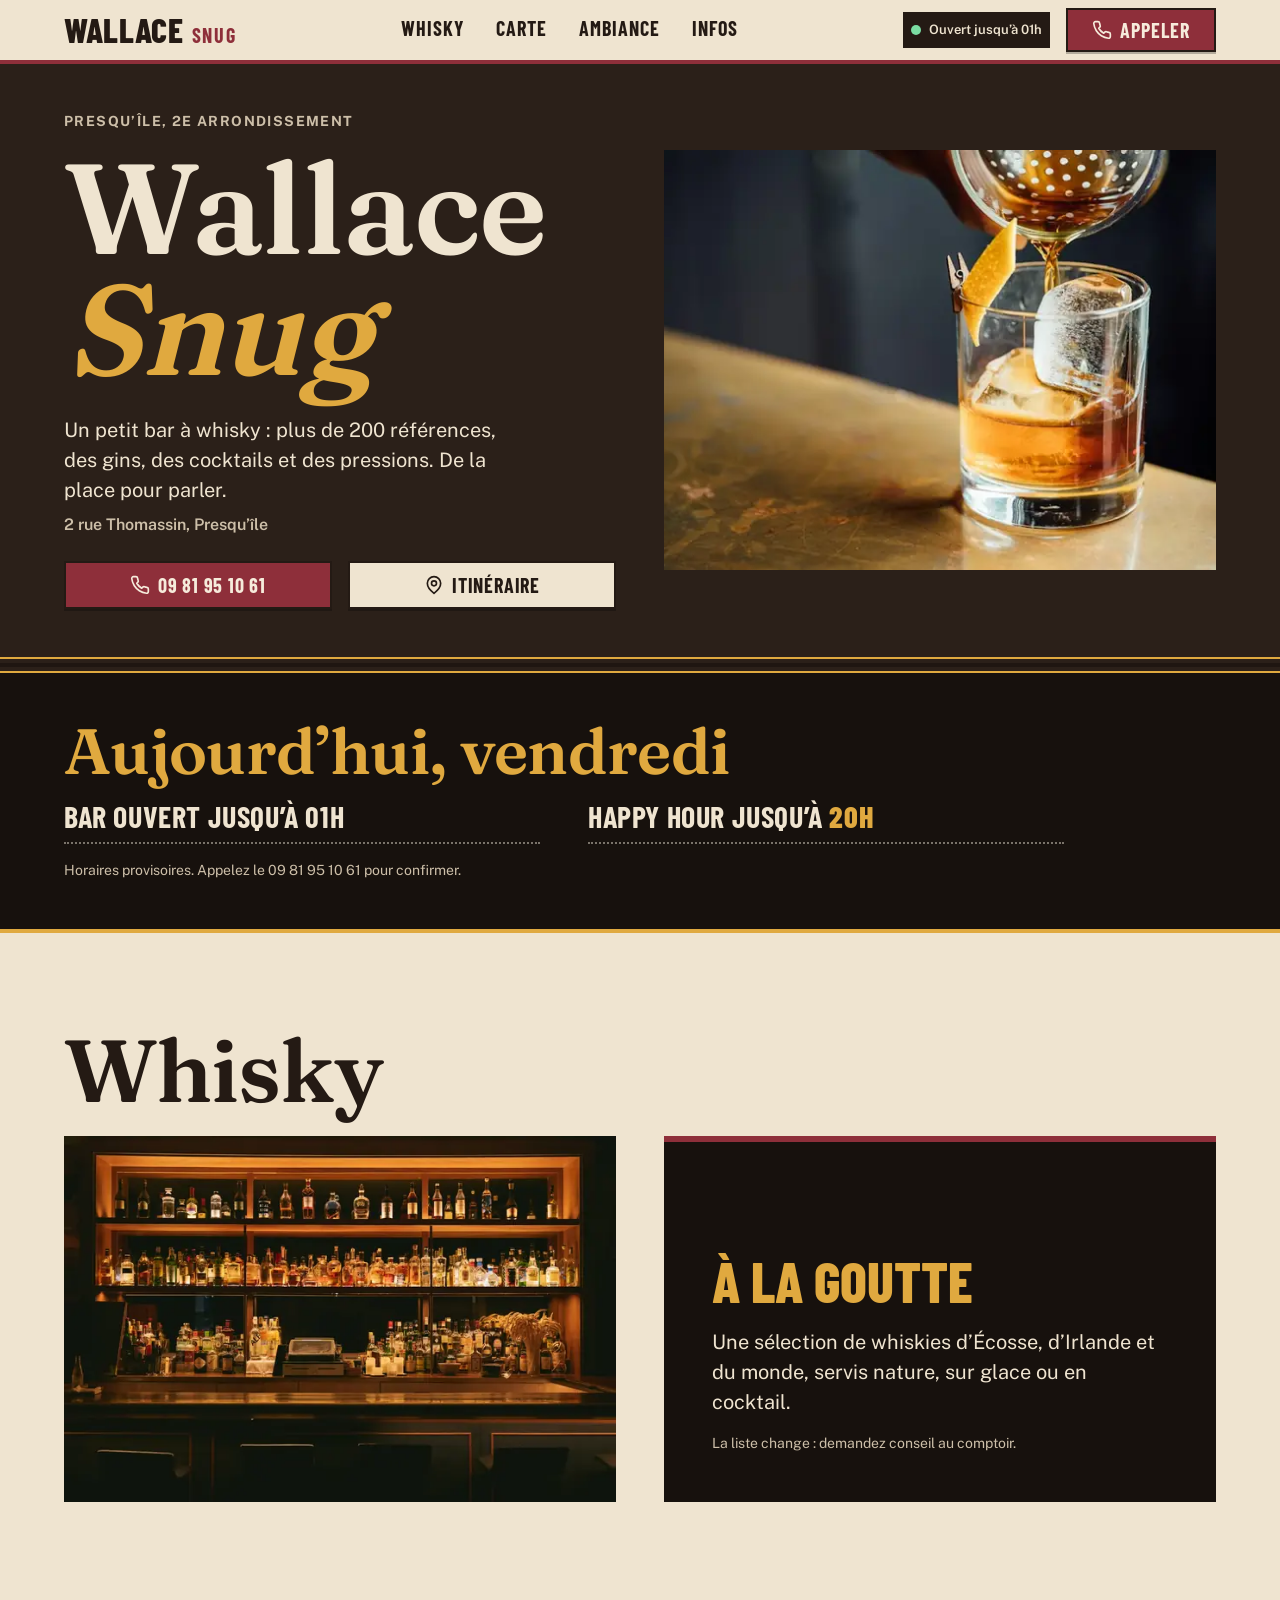
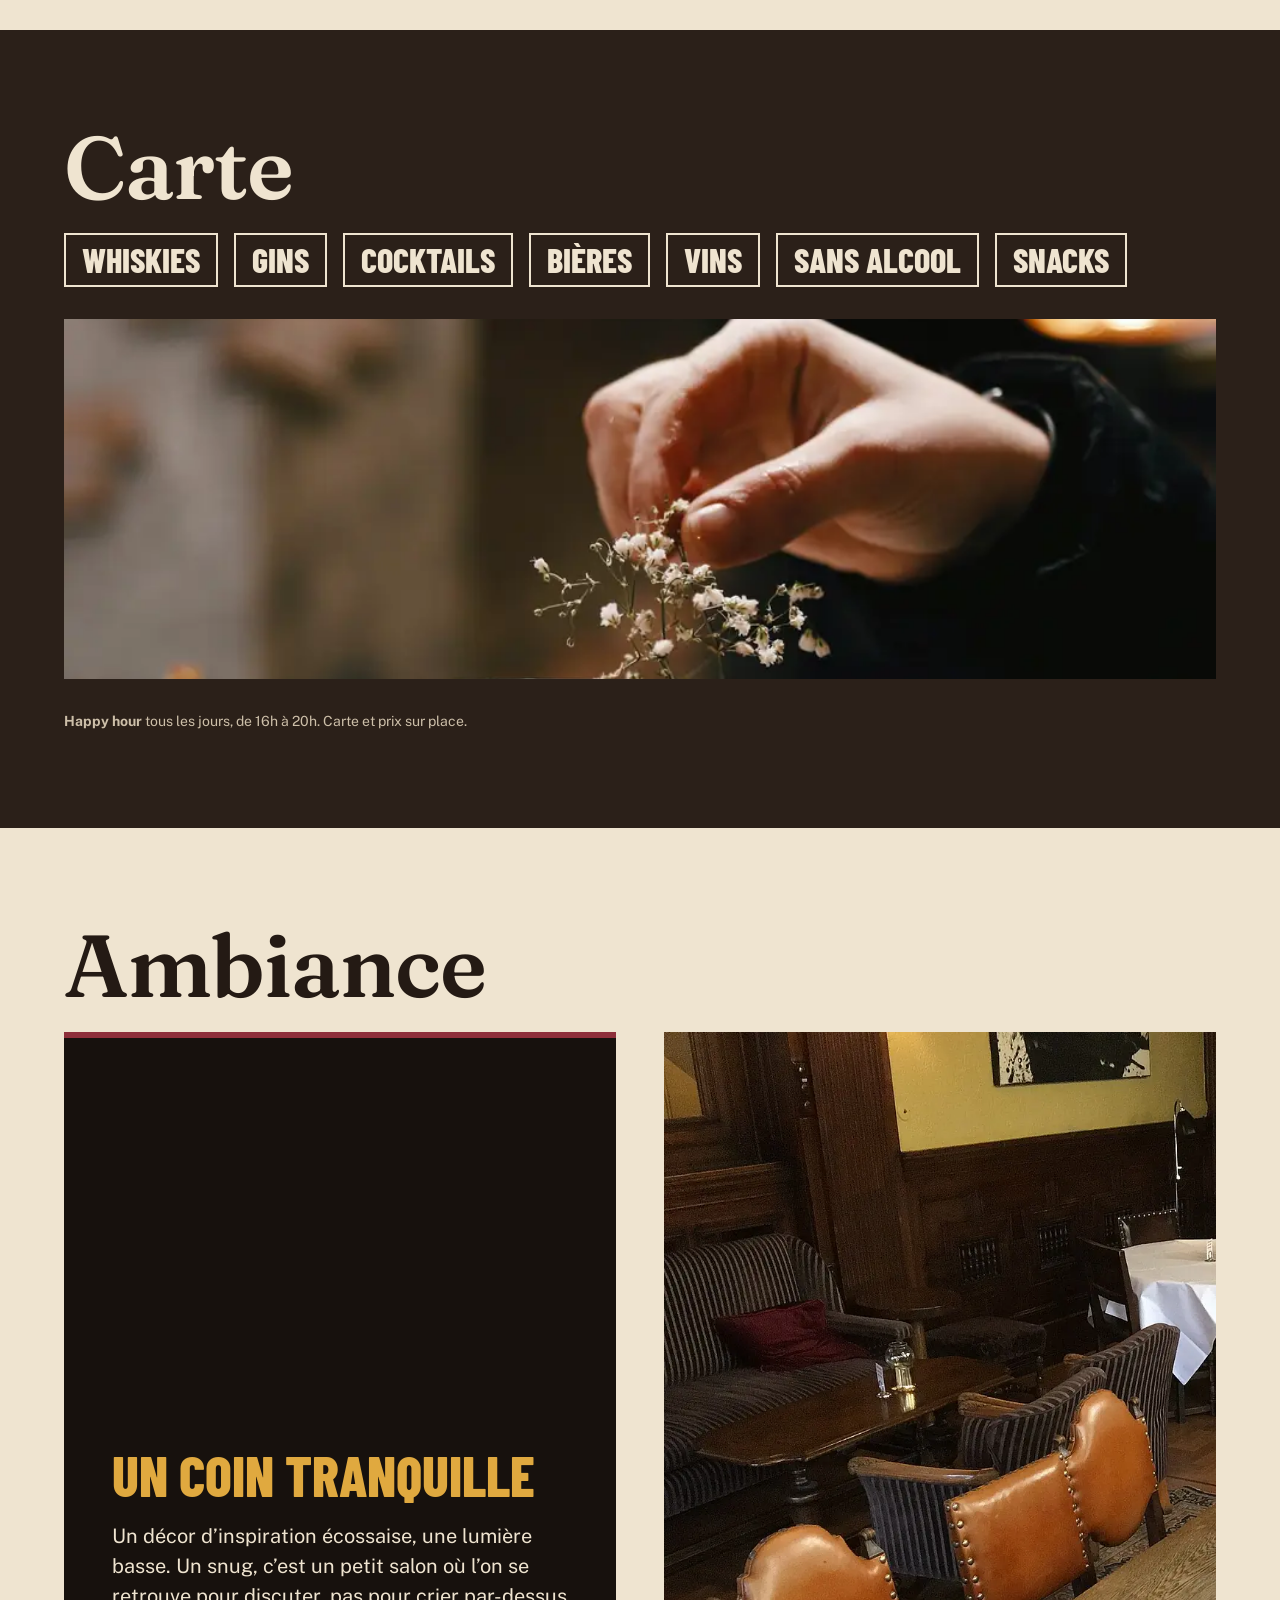
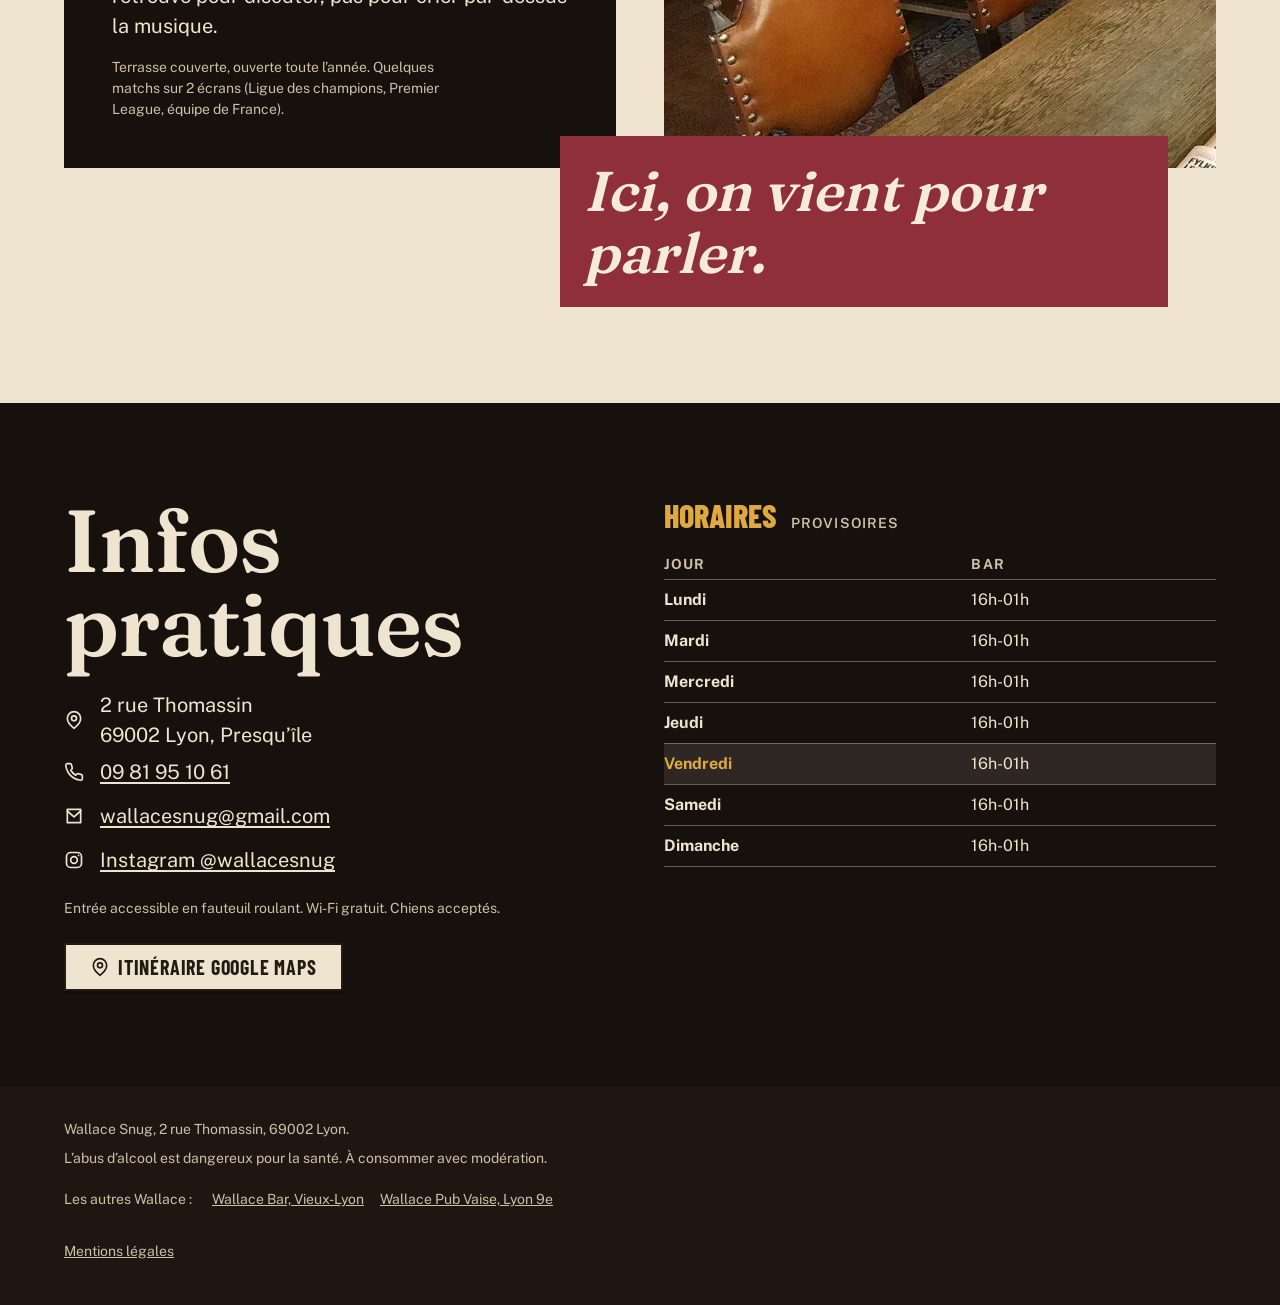
<file: vitrines/snug/index.html>
<!doctype html>
<html lang="fr">
<head>
<meta charset="utf-8">
<meta name="robots" content="noindex, nofollow">
<meta name="viewport" content="width=device-width, initial-scale=1">
<title>Wallace Snug | Bar à whisky Lyon 2, Presqu'île</title>
<meta name="description" content="Wallace Snug, 2 rue Thomassin, Lyon 2e : bar à whisky intimiste sur la Presqu'île, plus de 200 whiskies, gins, cocktails et bières pression.">
<meta name="theme-color" content="#2B2019">
<meta property="og:type" content="website">
<meta property="og:locale" content="fr_FR">
<meta property="og:title" content="Wallace Snug | Bar à whisky Lyon 2, Presqu'île">
<meta property="og:description" content="Wallace Snug, 2 rue Thomassin, Lyon 2e : bar à whisky intimiste sur la Presqu'île, plus de 200 whiskies, gins, cocktails et bières pression.">
<meta property="og:url" content="https://[DOMAINE-A-DEFINIR]/">
<meta property="og:site_name" content="Wallace Snug">
<meta property="og:image" content="https://[DOMAINE-A-DEFINIR]/img/og.jpg">
<meta property="og:image:width" content="1200">
<meta property="og:image:height" content="630">
<meta property="og:image:alt" content="Étagères de bouteilles de whisky éclairées derrière le bar">
<meta name="twitter:card" content="summary_large_image">
<meta name="twitter:image" content="https://[DOMAINE-A-DEFINIR]/img/og.jpg">
<link rel="canonical" href="https://[DOMAINE-A-DEFINIR]/">
<link rel="preload" href="fonts/public-sans.woff2" as="font" type="font/woff2" crossorigin>
<link rel="preload" href="fonts/fraunces-600.woff2" as="font" type="font/woff2" crossorigin>
<link rel="preload" href="fonts/barlow-condensed-800.woff2" as="font" type="font/woff2" crossorigin>
<link rel="icon" href="data:image/svg+xml,%3Csvg xmlns='http://www.w3.org/2000/svg' viewBox='0 0 32 32'%3E%3Crect width='32' height='32' fill='%232B2019'/%3E%3Ctext x='16' y='23' font-size='22' font-weight='700' text-anchor='middle' fill='%23F1EADB' font-family='sans-serif'%3EW%3C/text%3E%3C/svg%3E">
<link rel="stylesheet" href="styles.css">
<script type="application/ld+json">
{
  "@context": "https://schema.org",
  "@type": "BarOrPub",
  "@id": "https://[DOMAINE-A-DEFINIR]/#snug",
  "name": "Wallace Snug",
  "brand": {"@type": "Brand", "name": "Wallace"},
  "image": "https://[DOMAINE-A-DEFINIR]/img/og.jpg",
  "telephone": "+33981951061",
  "email": "wallacesnug@gmail.com",
  "address": {
    "@type": "PostalAddress",
    "streetAddress": "2 rue Thomassin",
    "postalCode": "69002",
    "addressLocality": "Lyon",
    "addressCountry": "FR"
  },
  "hasMap": "https://www.google.com/maps/place/Wallace+Snug/@45.7615389,4.8326243,17z/data=!4m6!3m5!1s0x47f4ea5452bc1c2b:0x8fe0383d2d6c2107!8m2!3d45.7615389!4d4.8326243!16s%2Fg%2F11cmykt6ly",
  "openingHoursSpecification": [
    {
      "@type": "OpeningHoursSpecification",
      "dayOfWeek": [
        "Monday",
        "Tuesday",
        "Wednesday",
        "Thursday",
        "Friday",
        "Saturday",
        "Sunday"
      ],
      "opens": "16:00",
      "closes": "01:00"
    }
  ],
  "sameAs": [
    "https://www.instagram.com/wallacesnug/",
    "https://www.google.com/maps/place/Wallace+Snug/@45.7615389,4.8326243,17z/data=!4m6!3m5!1s0x47f4ea5452bc1c2b:0x8fe0383d2d6c2107!8m2!3d45.7615389!4d4.8326243!16s%2Fg%2F11cmykt6ly"
  ],
  "url": "https://[DOMAINE-A-DEFINIR]/"
}
</script>
</head>
<body class="site-snug">
<a class="skip" href="#contenu">Aller au contenu</a>
<header class="top">
  <div class="wrap top__in">
    <a class="top__logo" href="#haut" aria-label="Wallace Snug, haut de page"><span class="mark"><b>Wallace</b><i>Snug</i></span></a>
    <p class="status" id="status" data-open=""><span class="status__dot" aria-hidden="true"></span><span id="status-text" aria-live="polite">Horaires en cours de chargement</span></p>
    <nav class="top__nav" aria-label="Sections">
      <a href="#whisky">Whisky</a>
      <a href="#carte">Carte</a>
      <a href="#ambiance">Ambiance</a>
      <a href="#infos">Infos</a>
    </nav>
    <a class="btn btn--accent top__call" href="tel:+33981951061"><svg class="ico" viewBox="0 0 24 24" aria-hidden="true"><path d="M22 16.92v3a2 2 0 0 1-2.18 2 19.79 19.79 0 0 1-8.63-3.07 19.5 19.5 0 0 1-6-6 19.79 19.79 0 0 1-3.07-8.67A2 2 0 0 1 4.11 2h3a2 2 0 0 1 2 1.72 12.84 12.84 0 0 0 .7 2.81 2 2 0 0 1-.45 2.11L8.09 9.91a16 16 0 0 0 6 6l1.27-1.27a2 2 0 0 1 2.11-.45 12.84 12.84 0 0 0 2.81.7A2 2 0 0 1 22 16.92z"/></svg>Appeler</a>
  </div>
</header>
<main id="contenu">

<section class="hero" id="haut">
  <div class="wrap hero__in">
    <div class="hero__text">
      <p class="kicker">Presqu’île, 2e arrondissement</p>
      <h1><span>Wallace</span> <b>Snug</b></h1>
      <p class="hero__lede">Un petit bar à whisky : plus de 200 références, des gins, des cocktails et des pressions. De la place pour parler.</p>
      <p class="hero__addr">2 rue Thomassin, Presqu’île</p>
      <div class="hero__cta">
        <a class="btn btn--accent" href="tel:+33981951061"><svg class="ico" viewBox="0 0 24 24" aria-hidden="true"><path d="M22 16.92v3a2 2 0 0 1-2.18 2 19.79 19.79 0 0 1-8.63-3.07 19.5 19.5 0 0 1-6-6 19.79 19.79 0 0 1-3.07-8.67A2 2 0 0 1 4.11 2h3a2 2 0 0 1 2 1.72 12.84 12.84 0 0 0 .7 2.81 2 2 0 0 1-.45 2.11L8.09 9.91a16 16 0 0 0 6 6l1.27-1.27a2 2 0 0 1 2.11-.45 12.84 12.84 0 0 0 2.81.7A2 2 0 0 1 22 16.92z"/></svg>09 81 95 10 61</a>
        <a class="btn btn--paper" href="https://www.google.com/maps/place/Wallace+Snug/@45.7615389,4.8326243,17z/data=!4m6!3m5!1s0x47f4ea5452bc1c2b:0x8fe0383d2d6c2107!8m2!3d45.7615389!4d4.8326243!16s%2Fg%2F11cmykt6ly" target="_blank" rel="noopener noreferrer"><svg class="ico" viewBox="0 0 24 24" aria-hidden="true"><path d="M20 10c0 6-8 12-8 12s-8-6-8-12a8 8 0 0 1 16 0Z"/><circle cx="12" cy="10" r="3"/></svg>Itinéraire</a>
      </div>
    </div>
    <figure class="hero__photo">
      <img src="img/pill-whisky-640.webp" srcset="img/pill-whisky-320.webp 320w, img/pill-whisky-640.webp 640w" sizes="(min-width:900px) 560px, 100vw" width="640" height="427" fetchpriority="high" alt="Whisky versé sur un gros glaçon avec un zeste d’orange">
    </figure>
  </div>
</section>

<div class="orn" aria-hidden="true"></div>

<section class="today" id="aujourdhui" aria-labelledby="today-title">
  <div class="wrap">
    <div class="board">
      <h2 id="today-title">Aujourd’hui</h2>
      <ul class="chalk" id="today-lines"></ul>
      <p class="prov">Horaires provisoires. Appelez le 09 81 95 10 61 pour confirmer.</p>
    </div>
  </div>
</section>

<section class="sec sec--paper" id="whisky">
  <div class="wrap">
    <h2>Whisky</h2>
    <div class="duo">
      <figure class="feature feature--sq"><img src="img/g-a-1024.webp" srcset="img/g-a-640.webp 640w, img/g-a-1024.webp 1024w" sizes="(min-width:900px) 50vw, 100vw" width="1024" height="679" loading="lazy" alt="Étagères de bouteilles de whisky éclairées derrière le bar"></figure>
      <div class="duo__text">
        <h3>À la goutte</h3>
        <p>Une sélection de whiskies d’Écosse, d’Irlande et du monde, servis nature, sur glace ou en cocktail.</p>
        <p class="legal">La liste change : demandez conseil au comptoir.</p>
      </div>
    </div>
  </div>
</section>

<section class="sec sec--green" id="carte">
  <div class="wrap">
    <h2>Carte</h2>
    <ul class="dishes">
      <li>Whiskies</li><li>Gins</li><li>Cocktails</li><li>Bières</li><li>Vins</li><li>Sans alcool</li><li>Snacks</li>
    </ul>
    <figure class="feature feature--gin"><img src="img/gin-960.webp" srcset="img/gin-480.webp 480w, img/gin-960.webp 960w" sizes="(min-width:1200px) 1152px, 100vw" width="960" height="1440" loading="lazy" alt="Cocktail dans une coupe, décoré de petites fleurs séchées"></figure>
    <p class="legal"><b>Happy hour</b> tous les jours, de 16h à 20h. Carte et prix sur place.</p>
  </div>
</section>

<section class="sec sec--paper" id="ambiance">
  <div class="wrap">
    <h2>Ambiance</h2>
    <div class="duo">
      <div class="duo__text">
        <h3>Un coin tranquille</h3>
        <p>Un décor d’inspiration écossaise, une lumière basse. Un snug, c’est un petit salon où l’on se retrouve pour discuter, pas pour crier par-dessus la musique.</p>
        <p class="legal">Terrasse couverte, ouverte toute l’année. Quelques matchs sur 2 écrans (Ligue des champions, Premier League, équipe de France).</p>
      </div>
      <figure class="feature feature--sq"><img src="img/etage-960.webp" srcset="img/etage-480.webp 480w, img/etage-960.webp 750w" sizes="(min-width:900px) 50vw, 100vw" width="750" height="1000" loading="lazy" alt="Banquette rayée et fauteuils dans une salle à la lumière chaude"></figure>
    </div>
    <p class="quote">Ici, on vient pour parler.</p>
  </div>
</section>

<section class="sec sec--slate sec--last" id="infos">
  <div class="wrap infos">
    <div class="infos__main">
      <h2>Infos pratiques</h2>
      <address>
        <p><svg class="ico" viewBox="0 0 24 24" aria-hidden="true"><path d="M20 10c0 6-8 12-8 12s-8-6-8-12a8 8 0 0 1 16 0Z"/><circle cx="12" cy="10" r="3"/></svg><span>2 rue Thomassin<br>69002 Lyon, Presqu’île</span></p>
        <p><svg class="ico" viewBox="0 0 24 24" aria-hidden="true"><path d="M22 16.92v3a2 2 0 0 1-2.18 2 19.79 19.79 0 0 1-8.63-3.07 19.5 19.5 0 0 1-6-6 19.79 19.79 0 0 1-3.07-8.67A2 2 0 0 1 4.11 2h3a2 2 0 0 1 2 1.72 12.84 12.84 0 0 0 .7 2.81 2 2 0 0 1-.45 2.11L8.09 9.91a16 16 0 0 0 6 6l1.27-1.27a2 2 0 0 1 2.11-.45 12.84 12.84 0 0 0 2.81.7A2 2 0 0 1 22 16.92z"/></svg><a href="tel:+33981951061">09 81 95 10 61</a></p>
        <p><svg class="ico" viewBox="0 0 24 24" aria-hidden="true"><path d="M4 4h16v16H4z"/><path d="m4 6 8 7 8-7"/></svg><a href="mailto:wallacesnug@gmail.com">wallacesnug@gmail.com</a></p>
        <p><svg class="ico" viewBox="0 0 24 24" aria-hidden="true"><rect x="3" y="3" width="18" height="18" rx="5"/><circle cx="12" cy="12" r="4"/><path d="M17.5 6.5h.01"/></svg><a href="https://www.instagram.com/wallacesnug/" target="_blank" rel="noopener noreferrer">Instagram @wallacesnug</a></p>
              </address>
      <p class="legal">Entrée accessible en fauteuil roulant. Wi-Fi gratuit. Chiens acceptés.</p>
      <a class="btn btn--paper" href="https://www.google.com/maps/place/Wallace+Snug/@45.7615389,4.8326243,17z/data=!4m6!3m5!1s0x47f4ea5452bc1c2b:0x8fe0383d2d6c2107!8m2!3d45.7615389!4d4.8326243!16s%2Fg%2F11cmykt6ly" target="_blank" rel="noopener noreferrer"><svg class="ico" viewBox="0 0 24 24" aria-hidden="true"><path d="M20 10c0 6-8 12-8 12s-8-6-8-12a8 8 0 0 1 16 0Z"/><circle cx="12" cy="10" r="3"/></svg>Itinéraire Google Maps</a>
    </div>
    <div class="infos__hours">
      <h3>Horaires <small>provisoires</small></h3>
      <table>
        <caption class="sr">Horaires du bar</caption>
        <thead><tr><th scope="col">Jour</th><th scope="col">Bar</th></tr></thead>
        <tbody>
          <tr data-day="1"><th scope="row">Lundi</th><td>16h-01h</td></tr>
          <tr data-day="2"><th scope="row">Mardi</th><td>16h-01h</td></tr>
          <tr data-day="3"><th scope="row">Mercredi</th><td>16h-01h</td></tr>
          <tr data-day="4"><th scope="row">Jeudi</th><td>16h-01h</td></tr>
          <tr data-day="5"><th scope="row">Vendredi</th><td>16h-01h</td></tr>
          <tr data-day="6"><th scope="row">Samedi</th><td>16h-01h</td></tr>
          <tr data-day="0"><th scope="row">Dimanche</th><td>16h-01h</td></tr>
        </tbody>
      </table>
    </div>
  </div>
</section>

</main>

<footer class="foot">
  <div class="wrap foot__in">
    <p>Wallace Snug, 2 rue Thomassin, 69002 Lyon.</p>
    <p>L’abus d’alcool est dangereux pour la santé. À consommer avec modération.</p>
    <p class="foot__group"><span>Les autres Wallace :</span><a href="../bar/index.html">Wallace Bar, Vieux-Lyon</a><a href="../pub-vaise/index.html">Wallace Pub Vaise, Lyon 9e</a></p>
    <p><a href="mentions-legales.html">Mentions légales</a></p>
  </div>
</footer>

<nav class="dock" aria-label="Actions rapides">
  <a href="tel:+33981951061"><svg class="ico" viewBox="0 0 24 24" aria-hidden="true"><path d="M22 16.92v3a2 2 0 0 1-2.18 2 19.79 19.79 0 0 1-8.63-3.07 19.5 19.5 0 0 1-6-6 19.79 19.79 0 0 1-3.07-8.67A2 2 0 0 1 4.11 2h3a2 2 0 0 1 2 1.72 12.84 12.84 0 0 0 .7 2.81 2 2 0 0 1-.45 2.11L8.09 9.91a16 16 0 0 0 6 6l1.27-1.27a2 2 0 0 1 2.11-.45 12.84 12.84 0 0 0 2.81.7A2 2 0 0 1 22 16.92z"/></svg>Appeler</a>
  <a href="https://www.google.com/maps/place/Wallace+Snug/@45.7615389,4.8326243,17z/data=!4m6!3m5!1s0x47f4ea5452bc1c2b:0x8fe0383d2d6c2107!8m2!3d45.7615389!4d4.8326243!16s%2Fg%2F11cmykt6ly" target="_blank" rel="noopener noreferrer"><svg class="ico" viewBox="0 0 24 24" aria-hidden="true"><path d="M20 10c0 6-8 12-8 12s-8-6-8-12a8 8 0 0 1 16 0Z"/><circle cx="12" cy="10" r="3"/></svg>Itinéraire</a>
</nav>

<script src="main.js" defer></script>
</body>
</html>
</file>
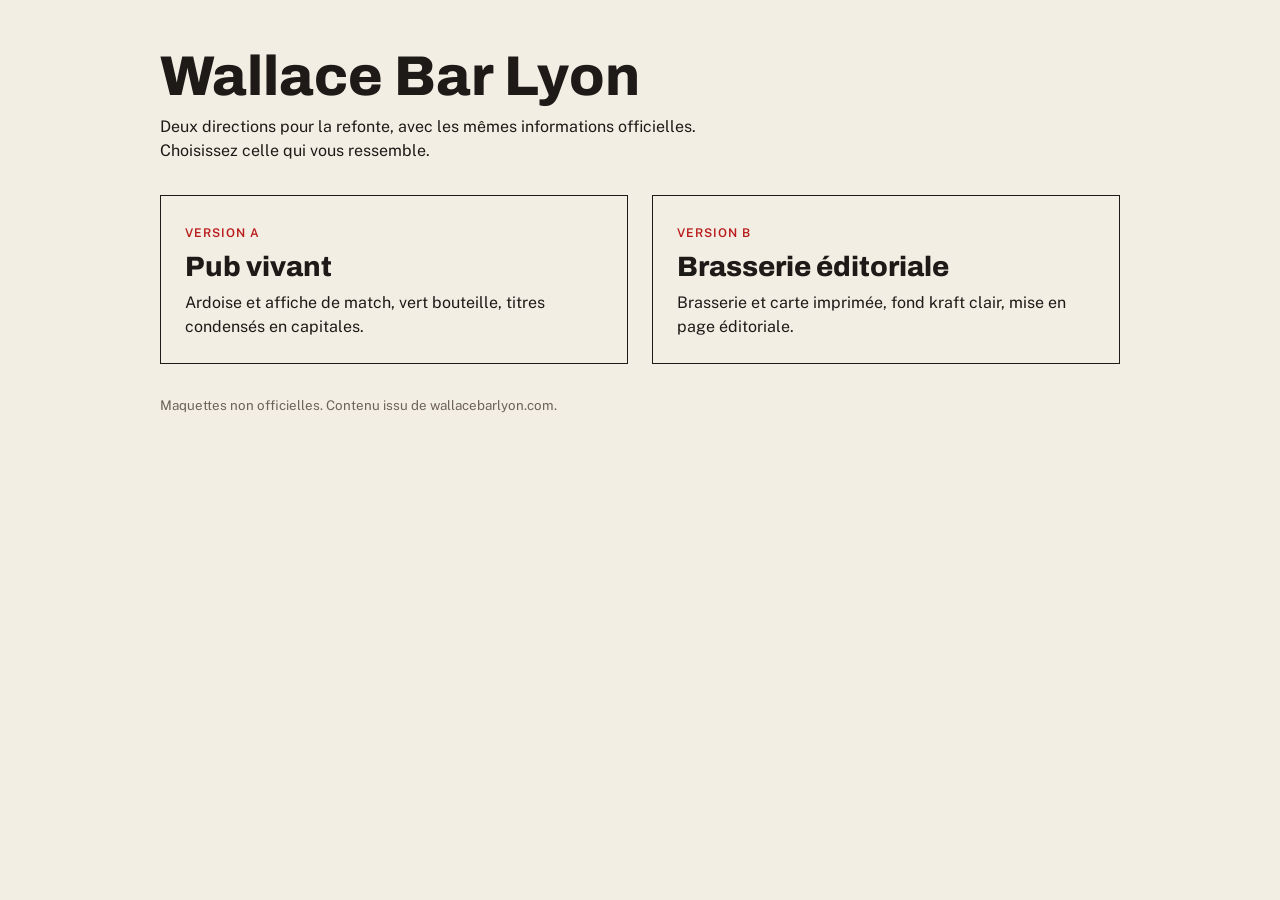
<file: choix.html>
﻿<!doctype html>
<html lang="fr">
<head>
<meta charset="utf-8">
<meta name="viewport" content="width=device-width, initial-scale=1">
<meta name="robots" content="noindex">
<title>Wallace Bar Lyon, choix de la maquette</title>
<link rel="preconnect" href="https://fonts.googleapis.com">
<link rel="preconnect" href="https://fonts.gstatic.com" crossorigin>
<link href="https://fonts.googleapis.com/css2?family=Archivo:wdth,wght@75..125,700..900&family=Public+Sans:wght@400;600&display=swap" rel="stylesheet">
<style>
:root{--bg:#f3eee4;--ink:#1d1a17;--red:#b91c1c;--line:#cfc6b6;--s:16px}
*{box-sizing:border-box}
body{margin:0;background:var(--bg);color:var(--ink);font:400 16px/1.5 "Public Sans",sans-serif;padding:48px 16px}
main{max-width:960px;margin:0 auto}
h1{font:800 clamp(32px,6vw,56px)/1.05 Archivo,sans-serif;margin:0 0 8px}
p{margin:0 0 32px;max-width:56ch}
.grid{display:grid;gap:24px;grid-template-columns:repeat(auto-fit,minmax(280px,1fr))}
a.card{display:block;border:1px solid var(--ink);padding:24px;text-decoration:none;color:inherit;min-height:44px}
a.card:hover,a.card:focus-visible{background:var(--ink);color:var(--bg);outline:none}
.tag{font:600 12px/1 "Public Sans";letter-spacing:.08em;text-transform:uppercase;color:var(--red)}
a.card:hover .tag,a.card:focus-visible .tag{color:#f3b3b3}
h2{font:800 28px/1.1 Archivo,sans-serif;margin:8px 0}
small{display:block;margin-top:32px;color:#6b6358}
</style>
</head>
<body>
<main>
<h1>Wallace Bar Lyon</h1>
<p>Deux directions pour la refonte, avec les mêmes informations officielles. Choisissez celle qui vous ressemble.</p>
<div class="grid">
<a class="card" href="pub/"><span class="tag">Version A</span><h2>Pub vivant</h2><span>Ardoise et affiche de match, vert bouteille, titres condensés en capitales.</span></a>
<a class="card" href="bar/"><span class="tag">Version B</span><h2>Brasserie éditoriale</h2><span>Brasserie et carte imprimée, fond kraft clair, mise en page éditoriale.</span></a>
</div>
<small>Maquettes non officielles. Contenu issu de wallacebarlyon.com.</small>
</main>
</body>
</html>
</file>
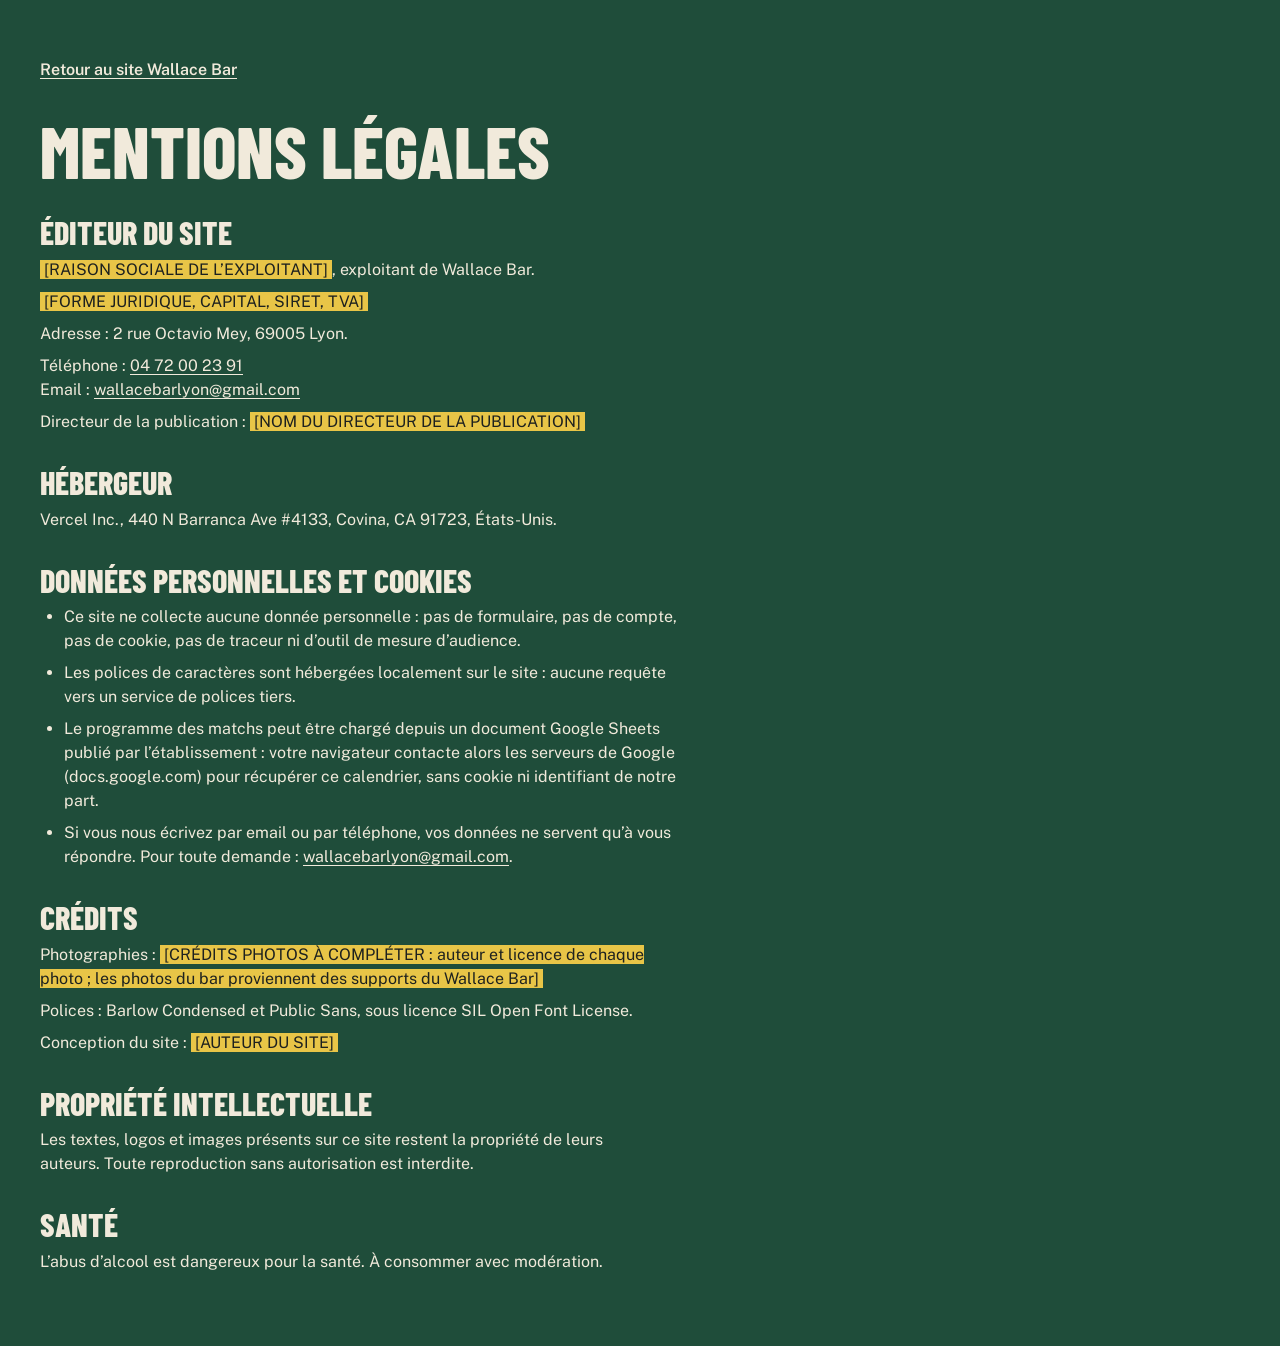
<file: vitrines/bar/mentions-legales.html>
<!doctype html>
<html lang="fr">
<head>
<meta charset="utf-8">
<meta name="robots" content="noindex, nofollow">
<meta name="viewport" content="width=device-width, initial-scale=1">
<title>Mentions légales | Wallace Bar</title>
<meta name="description" content="Mentions légales du site Wallace Bar : éditeur, hébergeur, données personnelles, crédits.">
<meta name="theme-color" content="#1F4D3A">
<link rel="canonical" href="https://[DOMAINE-A-DEFINIR]/mentions-legales.html">
<link rel="preload" href="fonts/public-sans.woff2" as="font" type="font/woff2" crossorigin>
<link rel="preload" href="fonts/barlow-condensed-800.woff2" as="font" type="font/woff2" crossorigin>
<link rel="icon" href="data:image/svg+xml,%3Csvg xmlns='http://www.w3.org/2000/svg' viewBox='0 0 32 32'%3E%3Crect width='32' height='32' fill='%231F4D3A'/%3E%3Ctext x='16' y='23' font-size='22' font-weight='700' text-anchor='middle' fill='%23F1EADB' font-family='sans-serif'%3EW%3C/text%3E%3C/svg%3E">
<link rel="stylesheet" href="styles.css">
</head>
<body class="site-bar">
<a class="skip" href="#contenu">Aller au contenu</a>
<main id="contenu" class="wrap lp">
  <a class="lp__back" href="./">Retour au site Wallace Bar</a>
  <h1>Mentions légales</h1>

  <h2>Éditeur du site</h2>
  <p><span class="todo">[RAISON SOCIALE DE L’EXPLOITANT]</span>, exploitant de Wallace Bar.</p>
  <p><span class="todo">[FORME JURIDIQUE, CAPITAL, SIRET, TVA]</span></p>
  <p>Adresse : 2 rue Octavio Mey, 69005 Lyon.</p>
  <p>Téléphone : <a href="tel:+33472002391">04 72 00 23 91</a><br>Email : <a href="mailto:wallacebarlyon@gmail.com">wallacebarlyon@gmail.com</a></p>
  <p>Directeur de la publication : <span class="todo">[NOM DU DIRECTEUR DE LA PUBLICATION]</span></p>

  <h2>Hébergeur</h2>
  <p>Vercel Inc., 440 N Barranca Ave #4133, Covina, CA 91723, États-Unis.</p>

  <h2>Données personnelles et cookies</h2>
  <ul>
    <li>Ce site ne collecte aucune donnée personnelle : pas de formulaire, pas de compte, pas de cookie, pas de traceur ni d’outil de mesure d’audience.</li>
    <li>Les polices de caractères sont hébergées localement sur le site : aucune requête vers un service de polices tiers.</li>
    <li>Le programme des matchs peut être chargé depuis un document Google Sheets publié par l’établissement : votre navigateur contacte alors les serveurs de Google (docs.google.com) pour récupérer ce calendrier, sans cookie ni identifiant de notre part.</li>
    <li>Si vous nous écrivez par email ou par téléphone, vos données ne servent qu’à vous répondre. Pour toute demande : <a href="mailto:wallacebarlyon@gmail.com">wallacebarlyon@gmail.com</a>.</li>
  </ul>

  <h2>Crédits</h2>
  <p>Photographies : <span class="todo">[CRÉDITS PHOTOS À COMPLÉTER : auteur et licence de chaque photo ; les photos du bar proviennent des supports du Wallace Bar]</span></p>
  <p>Polices : Barlow Condensed et Public Sans, sous licence SIL Open Font License.</p>
  <p>Conception du site : <span class="todo">[AUTEUR DU SITE]</span></p>

  <h2>Propriété intellectuelle</h2>
  <p>Les textes, logos et images présents sur ce site restent la propriété de leurs auteurs. Toute reproduction sans autorisation est interdite.</p>

  <h2>Santé</h2>
  <p>L’abus d’alcool est dangereux pour la santé. À consommer avec modération.</p>
</main>
</body>
</html>
</file>
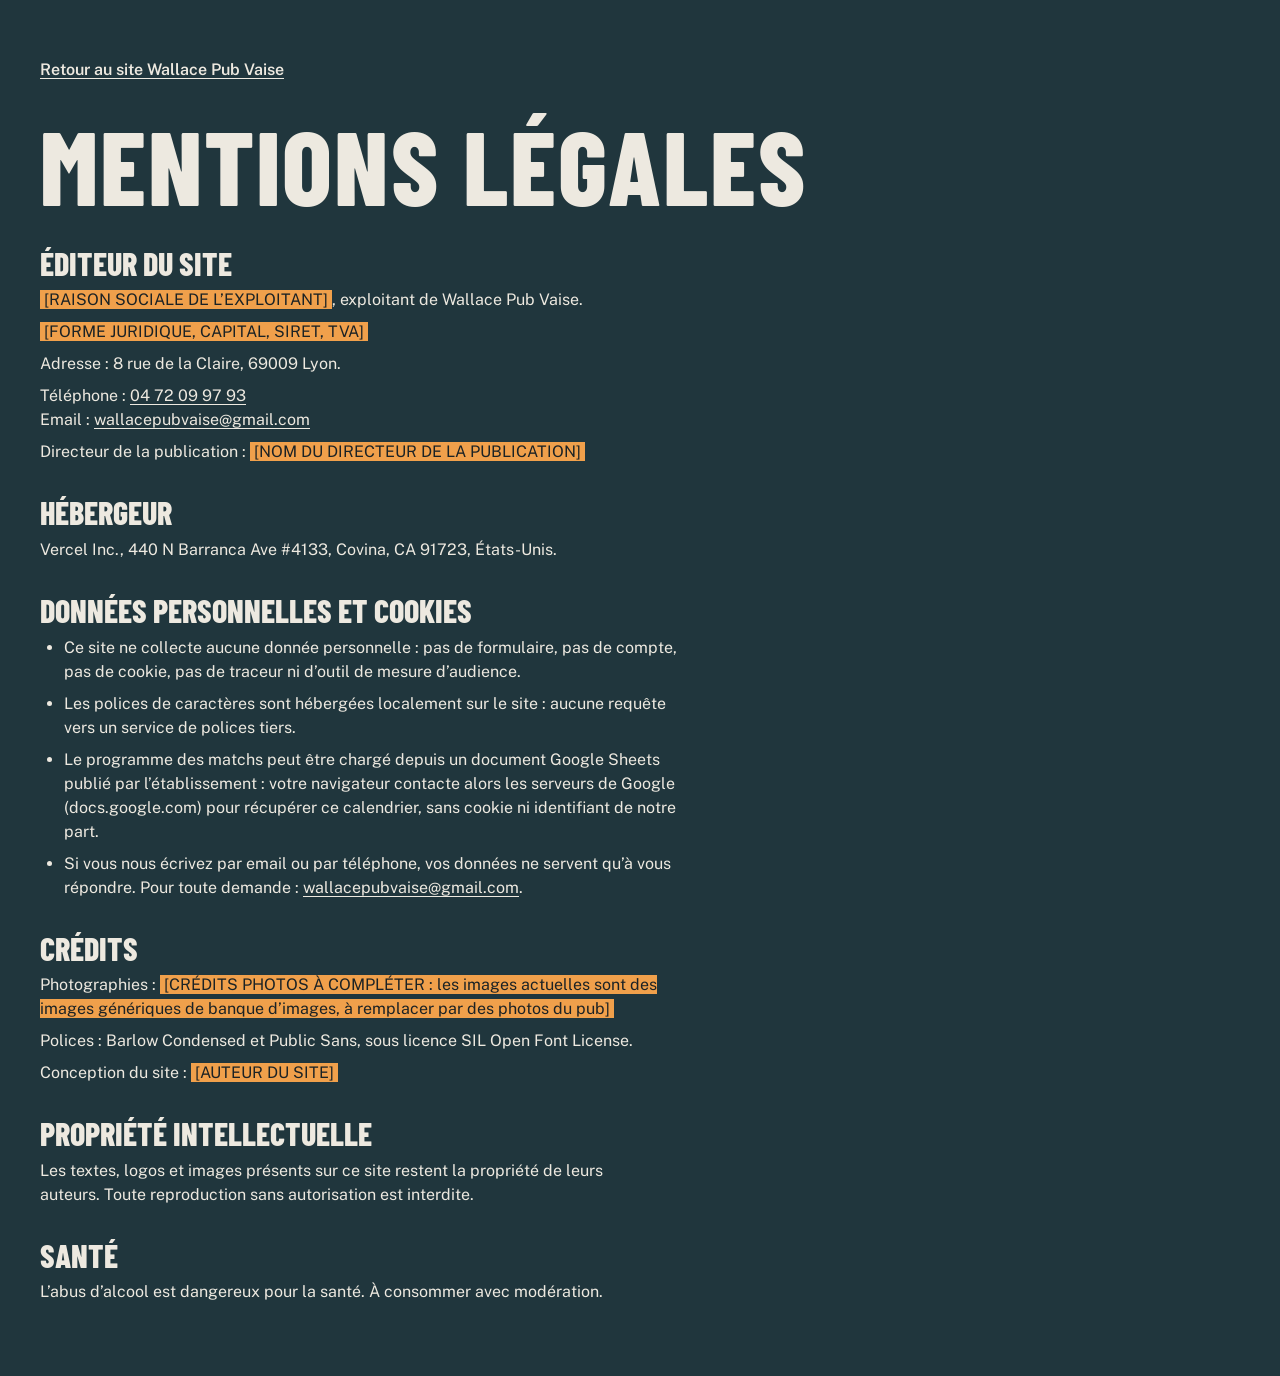
<file: vitrines/pub-vaise/mentions-legales.html>
<!doctype html>
<html lang="fr">
<head>
<meta charset="utf-8">
<meta name="robots" content="noindex, nofollow">
<meta name="viewport" content="width=device-width, initial-scale=1">
<title>Mentions légales | Wallace Pub Vaise</title>
<meta name="description" content="Mentions légales du site Wallace Pub Vaise : éditeur, hébergeur, données personnelles, crédits.">
<meta name="theme-color" content="#20363D">
<link rel="canonical" href="https://[DOMAINE-A-DEFINIR]/mentions-legales.html">
<link rel="preload" href="fonts/public-sans.woff2" as="font" type="font/woff2" crossorigin>
<link rel="preload" href="fonts/barlow-condensed-800.woff2" as="font" type="font/woff2" crossorigin>
<link rel="icon" href="data:image/svg+xml,%3Csvg xmlns='http://www.w3.org/2000/svg' viewBox='0 0 32 32'%3E%3Crect width='32' height='32' fill='%2320363D'/%3E%3Ctext x='16' y='23' font-size='22' font-weight='700' text-anchor='middle' fill='%23F1EADB' font-family='sans-serif'%3EW%3C/text%3E%3C/svg%3E">
<link rel="stylesheet" href="styles.css">
</head>
<body class="site-pub-vaise">
<a class="skip" href="#contenu">Aller au contenu</a>
<main id="contenu" class="wrap lp">
  <a class="lp__back" href="./">Retour au site Wallace Pub Vaise</a>
  <h1>Mentions légales</h1>

  <h2>Éditeur du site</h2>
  <p><span class="todo">[RAISON SOCIALE DE L’EXPLOITANT]</span>, exploitant de Wallace Pub Vaise.</p>
  <p><span class="todo">[FORME JURIDIQUE, CAPITAL, SIRET, TVA]</span></p>
  <p>Adresse : 8 rue de la Claire, 69009 Lyon.</p>
  <p>Téléphone : <a href="tel:+33472099793">04 72 09 97 93</a><br>Email : <a href="mailto:wallacepubvaise@gmail.com">wallacepubvaise@gmail.com</a></p>
  <p>Directeur de la publication : <span class="todo">[NOM DU DIRECTEUR DE LA PUBLICATION]</span></p>

  <h2>Hébergeur</h2>
  <p>Vercel Inc., 440 N Barranca Ave #4133, Covina, CA 91723, États-Unis.</p>

  <h2>Données personnelles et cookies</h2>
  <ul>
    <li>Ce site ne collecte aucune donnée personnelle : pas de formulaire, pas de compte, pas de cookie, pas de traceur ni d’outil de mesure d’audience.</li>
    <li>Les polices de caractères sont hébergées localement sur le site : aucune requête vers un service de polices tiers.</li>
    <li>Le programme des matchs peut être chargé depuis un document Google Sheets publié par l’établissement : votre navigateur contacte alors les serveurs de Google (docs.google.com) pour récupérer ce calendrier, sans cookie ni identifiant de notre part.</li>
    <li>Si vous nous écrivez par email ou par téléphone, vos données ne servent qu’à vous répondre. Pour toute demande : <a href="mailto:wallacepubvaise@gmail.com">wallacepubvaise@gmail.com</a>.</li>
  </ul>

  <h2>Crédits</h2>
  <p>Photographies : <span class="todo">[CRÉDITS PHOTOS À COMPLÉTER : les images actuelles sont des images génériques de banque d’images, à remplacer par des photos du pub]</span></p>
  <p>Polices : Barlow Condensed et Public Sans, sous licence SIL Open Font License.</p>
  <p>Conception du site : <span class="todo">[AUTEUR DU SITE]</span></p>

  <h2>Propriété intellectuelle</h2>
  <p>Les textes, logos et images présents sur ce site restent la propriété de leurs auteurs. Toute reproduction sans autorisation est interdite.</p>

  <h2>Santé</h2>
  <p>L’abus d’alcool est dangereux pour la santé. À consommer avec modération.</p>
</main>
</body>
</html>
</file>
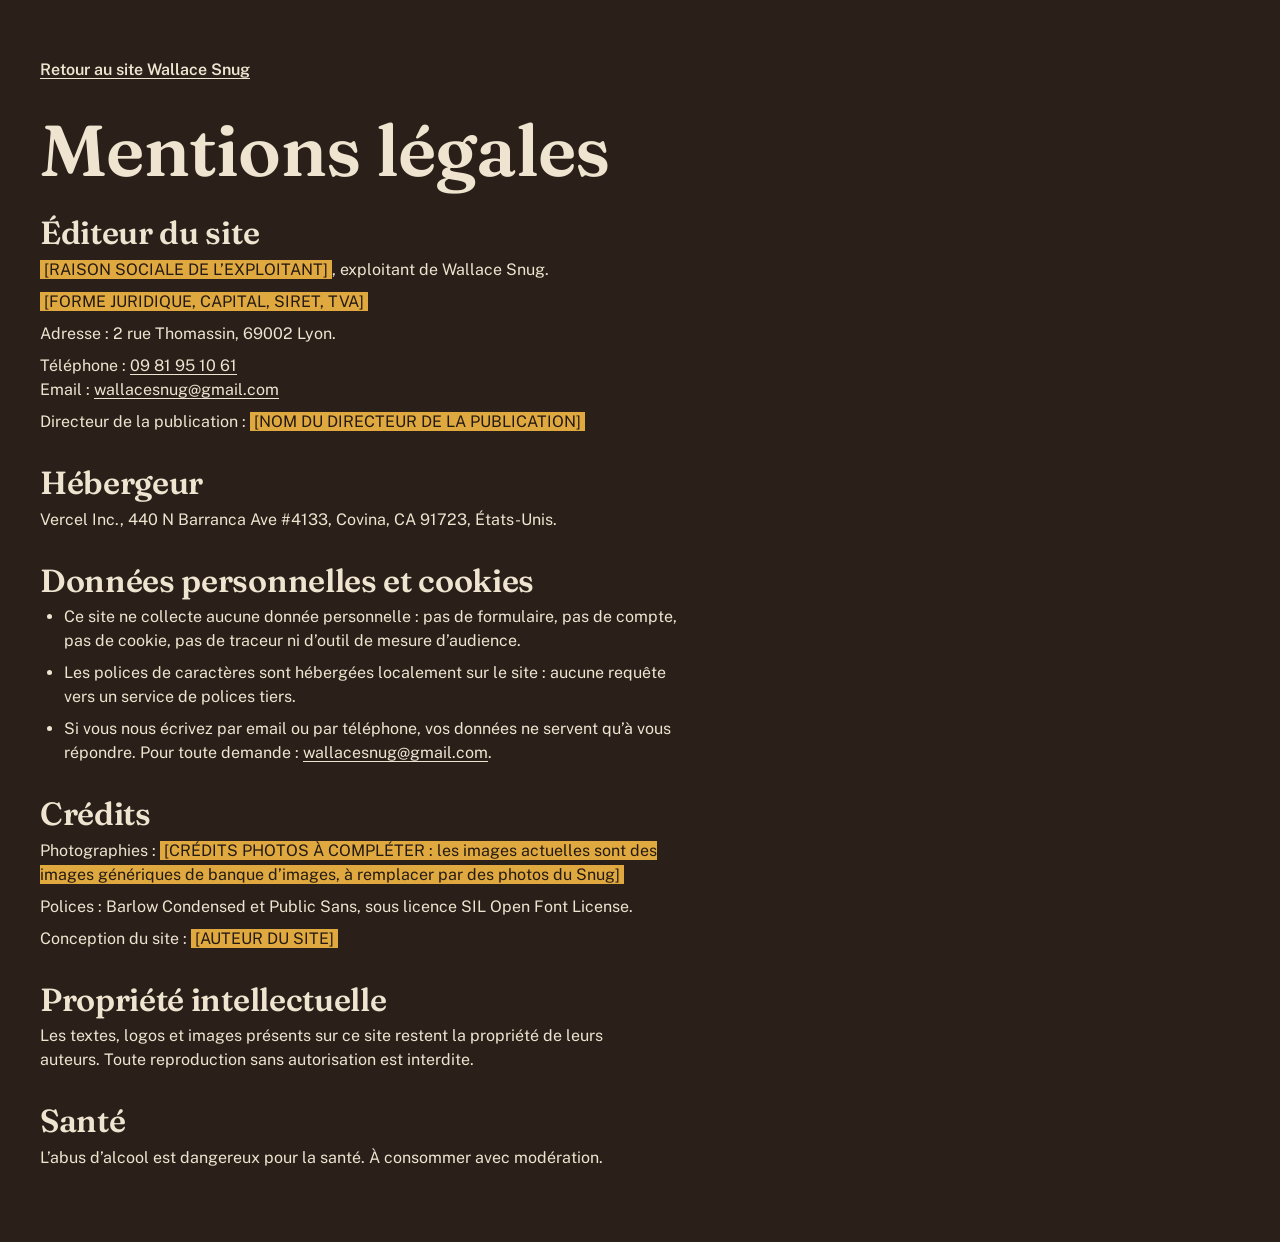
<file: vitrines/snug/mentions-legales.html>
<!doctype html>
<html lang="fr">
<head>
<meta charset="utf-8">
<meta name="robots" content="noindex, nofollow">
<meta name="viewport" content="width=device-width, initial-scale=1">
<title>Mentions légales | Wallace Snug</title>
<meta name="description" content="Mentions légales du site Wallace Snug : éditeur, hébergeur, données personnelles, crédits.">
<meta name="theme-color" content="#2B2019">
<link rel="canonical" href="https://[DOMAINE-A-DEFINIR]/mentions-legales.html">
<link rel="preload" href="fonts/public-sans.woff2" as="font" type="font/woff2" crossorigin>
<link rel="preload" href="fonts/barlow-condensed-800.woff2" as="font" type="font/woff2" crossorigin>
<link rel="icon" href="data:image/svg+xml,%3Csvg xmlns='http://www.w3.org/2000/svg' viewBox='0 0 32 32'%3E%3Crect width='32' height='32' fill='%232B2019'/%3E%3Ctext x='16' y='23' font-size='22' font-weight='700' text-anchor='middle' fill='%23F1EADB' font-family='sans-serif'%3EW%3C/text%3E%3C/svg%3E">
<link rel="stylesheet" href="styles.css">
</head>
<body class="site-snug">
<a class="skip" href="#contenu">Aller au contenu</a>
<main id="contenu" class="wrap lp">
  <a class="lp__back" href="./">Retour au site Wallace Snug</a>
  <h1>Mentions légales</h1>

  <h2>Éditeur du site</h2>
  <p><span class="todo">[RAISON SOCIALE DE L’EXPLOITANT]</span>, exploitant de Wallace Snug.</p>
  <p><span class="todo">[FORME JURIDIQUE, CAPITAL, SIRET, TVA]</span></p>
  <p>Adresse : 2 rue Thomassin, 69002 Lyon.</p>
  <p>Téléphone : <a href="tel:+33981951061">09 81 95 10 61</a><br>Email : <a href="mailto:wallacesnug@gmail.com">wallacesnug@gmail.com</a></p>
  <p>Directeur de la publication : <span class="todo">[NOM DU DIRECTEUR DE LA PUBLICATION]</span></p>

  <h2>Hébergeur</h2>
  <p>Vercel Inc., 440 N Barranca Ave #4133, Covina, CA 91723, États-Unis.</p>

  <h2>Données personnelles et cookies</h2>
  <ul>
    <li>Ce site ne collecte aucune donnée personnelle : pas de formulaire, pas de compte, pas de cookie, pas de traceur ni d’outil de mesure d’audience.</li>
    <li>Les polices de caractères sont hébergées localement sur le site : aucune requête vers un service de polices tiers.</li>
    <li>Si vous nous écrivez par email ou par téléphone, vos données ne servent qu’à vous répondre. Pour toute demande : <a href="mailto:wallacesnug@gmail.com">wallacesnug@gmail.com</a>.</li>
  </ul>

  <h2>Crédits</h2>
  <p>Photographies : <span class="todo">[CRÉDITS PHOTOS À COMPLÉTER : les images actuelles sont des images génériques de banque d’images, à remplacer par des photos du Snug]</span></p>
  <p>Polices : Barlow Condensed et Public Sans, sous licence SIL Open Font License.</p>
  <p>Conception du site : <span class="todo">[AUTEUR DU SITE]</span></p>

  <h2>Propriété intellectuelle</h2>
  <p>Les textes, logos et images présents sur ce site restent la propriété de leurs auteurs. Toute reproduction sans autorisation est interdite.</p>

  <h2>Santé</h2>
  <p>L’abus d’alcool est dangereux pour la santé. À consommer avec modération.</p>
</main>
</body>
</html>
</file>
<file: bar/styles.css>
:root {
  --papier: #F4EEDF;
  --kraft: #E9DFC6;
  --encre: #26231E;
  --encre-douce: #51493D;
  --houblon: #4F6B2E;
  --rouille: #A44A19;
  --filet: rgba(38, 35, 30, 0.32);
  --font-titre: "Young Serif", Georgia, serif;
  --font-texte: "Karla", "Helvetica Neue", Arial, sans-serif;
  --r: 2px;
  --s1: 8px;
  --s2: 16px;
  --s3: 24px;
  --s4: 32px;
  --s5: 48px;
  --s6: 64px;
  --s7: 96px;
  --ease: cubic-bezier(0.25, 1, 0.5, 1);
}

*, *::before, *::after { box-sizing: border-box; }
html { scroll-behavior: smooth; scroll-padding-top: 112px; -webkit-text-size-adjust: 100%; }
body {
  margin: 0;
  background: var(--papier);
  color: var(--encre);
  font-family: var(--font-texte);
  font-size: 17px;
  line-height: 1.55;
  padding-bottom: 72px;
}
img { display: block; max-width: 100%; height: auto; }
a { color: inherit; text-underline-offset: 3px; }
h1, h2, h3 { font-family: var(--font-titre); font-weight: 400; margin: 0; line-height: 1.08; }
h2 { font-size: clamp(34px, 4.6vw, 56px); margin-bottom: var(--s4); }
h3 { font-size: 28px; line-height: 1.15; }
p { margin: 0 0 var(--s2); max-width: 62ch; }
ul, dl, address { margin: 0; padding: 0; list-style: none; font-style: normal; }
:focus-visible { outline: 3px solid var(--encre); outline-offset: 3px; }
.sr { position: absolute; width: 1px; height: 1px; overflow: hidden; clip: rect(0 0 0 0); white-space: nowrap; }

.wrap { width: 100%; max-width: 1360px; margin: 0 auto; padding: 0 var(--s3); }

.skip {
  position: absolute; left: var(--s2); top: -60px; z-index: 60;
  background: var(--encre); color: var(--papier); padding: 12px 16px; border-radius: var(--r);
}
.skip:focus { top: var(--s2); }

.btn {
  display: inline-flex; align-items: center; justify-content: center;
  min-height: 48px; padding: 0 var(--s3);
  font: 700 16px/1 var(--font-texte);
  text-decoration: none; border-radius: var(--r); border: 2px solid transparent;
  transition: background-color 120ms var(--ease), color 120ms var(--ease);
}
.btn--plein { background: var(--houblon); color: var(--papier); }
.btn--plein:hover { background: var(--encre); }
.btn--ligne { border-color: var(--encre); color: var(--encre); }
.btn--ligne:hover { background: var(--encre); color: var(--papier); }
.btn:active { transform: translateY(1px); }

.top { position: sticky; top: 0; z-index: 50; background: var(--papier); border-bottom: 1px solid var(--filet); }
.top__in { display: flex; flex-wrap: wrap; align-items: center; column-gap: var(--s2); }
.top__logo { display: block; flex: none; line-height: 0; padding: 8px 0; }
.top__logo img { width: 124px; height: auto; }
.top__status { order: 2; display: flex; align-items: center; gap: 8px; margin: 0 0 0 auto; font-size: 14px; font-weight: 600; line-height: 1.2; text-align: right; }
.nav { order: 3; flex: 0 0 100%; display: flex; gap: 0; margin: 0 calc(var(--s3) * -1); padding: 0 var(--s2); overflow-x: auto; scrollbar-width: none; border-top: 1px solid var(--filet); }
.nav::-webkit-scrollbar { display: none; }
.nav a {
  flex: none; display: inline-flex; align-items: center; min-height: 44px; padding: 0 14px;
  text-decoration: none; font-weight: 600; font-size: 16px;
  border-bottom: 3px solid transparent;
}
.nav a:hover { border-bottom-color: var(--encre-douce); }
.nav a[aria-current="true"] { border-bottom-color: var(--encre); }
.top__call { display: none; min-height: 44px; }
.dot { width: 10px; height: 10px; border-radius: 50%; background: var(--encre-douce); flex: none; }
.dot--ouvert { background: var(--houblon); }
.dot--ferme { background: var(--rouille); }

.sec { padding: var(--s6) 0; border-top: 2px solid var(--encre); }
.sec--kraft { background: var(--kraft); }
.hero { border-top: 0; padding-top: var(--s5); }
.grille { display: grid; grid-template-columns: minmax(0, 1fr); gap: var(--s3); }
.marge, .corps { min-width: 0; }
.marge__titre { font-size: 30px; margin: 0; }
.eyebrow {
  margin: 0 0 var(--s1);
  font-weight: 700; font-size: 15px; letter-spacing: 0.08em; text-transform: uppercase;
  color: var(--encre-douce);
}
.note { margin: 0; font-size: 16px; color: var(--encre-douce); max-width: 30ch; }
.notes li { padding: 10px 0; border-top: 1px solid var(--filet); font-size: 16px; color: var(--encre-douce); }
.notes li:last-child { border-bottom: 1px solid var(--filet); }
.notes strong { display: block; color: var(--encre); font-size: 15px; letter-spacing: 0.08em; text-transform: uppercase; }

.hero h1 { font-size: clamp(42px, 8.6vw, 112px); line-height: 1.02; letter-spacing: -0.01em; margin-bottom: var(--s4); max-width: 14ch; }
.hero__bas { display: grid; gap: var(--s3); }
.hero__photo { margin: 0; }
.hero__photo img { width: 100%; aspect-ratio: 4 / 3; object-fit: cover; object-position: 50% 20%; border-radius: var(--r); }
figcaption { margin-top: var(--s1); font-size: 15px; color: var(--encre-douce); }
.hero__lead { font-size: 21px; line-height: 1.45; margin-bottom: var(--s3); }
.hero__btns { display: grid; gap: var(--s2); }

.lignes div { display: grid; gap: 2px; padding: 14px 0; border-top: 1px solid var(--filet); }
.lignes div:last-child { border-bottom: 1px solid var(--filet); }
.lignes dt { font-weight: 700; font-size: 15px; letter-spacing: 0.08em; text-transform: uppercase; color: var(--encre-douce); }
.lignes dd { margin: 0; font-family: var(--font-titre); font-size: clamp(24px, 3vw, 34px); line-height: 1.15; }

.bande { width: 100%; border-radius: var(--r); object-fit: cover; aspect-ratio: 3 / 2; margin-top: var(--s4); }
.bande--haute { margin-top: 0; aspect-ratio: 4 / 3; }
.bande--etagere { object-position: 50% 40%; }
.bande--cornemuse { object-position: 50% 45%; }

.vedette { margin: 0 0 var(--s5); }
.vedette .bande { margin-top: 0; object-position: 50% 55%; }
.vedette figcaption { display: flex; justify-content: space-between; align-items: baseline; gap: var(--s2); margin-top: var(--s2); padding-top: var(--s1); border-top: 2px solid var(--encre); font-family: var(--font-titre); font-size: 30px; color: var(--encre); }
.vedette figcaption b { font-weight: 400; }
.carte__cols { display: grid; gap: 0 var(--s6); }
.plats li { display: flex; align-items: baseline; gap: var(--s1); padding: 7px 0; font-size: 18px; }
.plats li i { flex: 1; min-width: 16px; border-bottom: 2px dotted rgba(38, 35, 30, 0.55); transform: translateY(-4px); }
.plats b { font-weight: 700; font-variant-numeric: tabular-nums; white-space: nowrap; }
.plats__t { padding-bottom: 0 !important; font-weight: 700; }
.plats__s { padding-left: var(--s3) !important; padding-top: 3px !important; padding-bottom: 3px !important; font-size: 17px !important; color: var(--encre-douce); }
.plats__s b { color: var(--encre); }
.brunch { margin-top: var(--s5); padding: var(--s4) var(--s3); background: var(--kraft); border-top: 2px solid var(--encre); }
.brunch h3 { font-size: clamp(36px, 5vw, 56px); margin-bottom: var(--s1); }
.brunch p { margin: 0; font-size: 21px; font-weight: 600; max-width: none; }
.duo { display: grid; gap: var(--s3); margin-top: var(--s5); }
.duo figure { margin: 0; }
.duo .bande { margin-top: 0; aspect-ratio: 3 / 2; }
.legal { margin: var(--s4) 0 0; font-size: 15px; color: var(--encre-douce); }

.biere__haut { display: grid; gap: var(--s4); }
.maison { border-top: 2px solid var(--encre); align-self: start; }
.maison li { padding: 10px 0 12px; border-bottom: 1px solid var(--filet); font-family: var(--font-titre); font-size: clamp(36px, 5vw, 56px); line-height: 1.1; }
.biere__photo { margin: 0; }
.pressions { display: grid; gap: var(--s4); margin-top: var(--s6); padding-top: var(--s4); border-top: 1px solid var(--filet); align-items: start; }
.pressions__texte h3 { font-size: clamp(34px, 4.6vw, 56px); margin-bottom: var(--s2); }
.pressions__marques { font-size: 20px; font-weight: 600; }
.aussi { margin-top: var(--s3); border-top: 2px solid var(--encre); }
.aussi div { display: flex; justify-content: space-between; gap: var(--s2); padding: 10px 0; border-bottom: 1px solid var(--filet); }
.aussi dt { font-weight: 700; }
.aussi dd { margin: 0; text-align: right; }
.affiche { margin: 0; }
.affiche a { display: block; width: fit-content; padding: 8px; background: #FBF8F0; border: 1px solid var(--filet); }
.affiche img { width: 100%; max-width: 280px; height: auto; }

.whisky__haut { display: grid; gap: var(--s4); }
.origines { border-top: 2px solid var(--encre); }
.origines li { padding: 10px 0 12px; border-bottom: 1px solid var(--filet); font-family: var(--font-titre); font-size: clamp(36px, 5vw, 56px); line-height: 1.1; }
.whisky__texte p { font-size: 19px; }
.whisky__texte .btn { margin-top: var(--s1); }

.jours { width: 100%; border-collapse: collapse; font-size: 18px; font-variant-numeric: tabular-nums; }
.jours thead th { text-align: left; font-size: 14px; letter-spacing: 0.08em; text-transform: uppercase; padding: 0 0 10px; border-bottom: 2px solid var(--encre); }
.jours tbody th { text-align: left; font-family: var(--font-titre); font-weight: 400; font-size: 22px; }
.jours tbody th small { display: block; font-family: var(--font-texte); font-size: 16px; font-weight: 700; color: var(--encre-douce); }
.jours td, .jours tbody th { padding: 14px 12px 14px 0; border-bottom: 1px solid var(--filet); vertical-align: top; }
.jours tr.est-aujourdhui th::after { content: "Aujourd'hui"; display: block; margin-top: 2px; font-family: var(--font-texte); font-size: 13px; font-weight: 700; letter-spacing: 0.08em; text-transform: uppercase; color: var(--houblon); }
.jours tr.est-aujourdhui td, .jours tr.est-aujourdhui th { background: var(--papier); }
.semaine__note { margin-top: var(--s3); font-size: 18px; }
.semaine__duo { display: grid; gap: var(--s4); margin-top: var(--s5); align-items: start; }
.semaine__duo figure { margin: 0; }
.evts { border-top: 2px solid var(--encre); }
.evts li { padding: 12px 0; border-bottom: 1px solid var(--filet); font-family: var(--font-titre); font-size: 24px; line-height: 1.2; }

.presse__lead { font-size: 19px; }
.medias { margin: var(--s3) 0; border-top: 2px solid var(--encre); }
.medias li { padding: 8px 0 10px; border-bottom: 1px solid var(--filet); font-family: var(--font-titre); font-size: clamp(32px, 5vw, 56px); line-height: 1.1; }
.presse__reg { color: var(--encre-douce); font-size: 17px; }

.infos { background: var(--kraft); padding-bottom: var(--s4); }
.infos__in { display: grid; gap: var(--s5); }
.infos h3 { font-size: 22px; margin: var(--s3) 0 var(--s1); }
.infos h3:first-child { margin-top: 0; }
.infos address { font-size: 22px; line-height: 1.45; margin-bottom: var(--s2); }
.infos__col > p a { display: inline-block; padding: 6px 0; min-height: 44px; }
.infos__btns { display: flex; flex-wrap: wrap; gap: var(--s2); margin-top: var(--s2); }
.mini { width: 100%; border-collapse: collapse; font-variant-numeric: tabular-nums; }
.mini th, .mini td { text-align: left; padding: 10px 0; border-bottom: 1px solid var(--filet); font-weight: 400; }
.mini th { padding-right: var(--s2); }
.pied { margin-top: var(--s6); padding-top: var(--s3); border-top: 1px solid var(--filet); font-size: 15px; }
.pied p { margin: 0 0 var(--s1); color: var(--encre-douce); max-width: 80ch; }

.dock {
  position: fixed; left: 0; right: 0; bottom: 0; z-index: 55; display: grid; grid-template-columns: 1fr 1fr;
  background: var(--encre); padding-bottom: env(safe-area-inset-bottom);
}
.dock a { display: flex; align-items: center; justify-content: center; min-height: 56px; color: var(--papier); font-weight: 700; text-decoration: none; }
.dock a:first-child { background: var(--houblon); }
.dock :focus-visible { outline-color: var(--papier); }

@media (min-width: 700px) {
  .hero__btns { display: flex; flex-wrap: wrap; }
  .duo { grid-template-columns: 1fr 1fr; }
  .bande { aspect-ratio: 3 / 1; }
  .bande--haute { aspect-ratio: 4 / 3; }
  .duo .bande { aspect-ratio: 3 / 2; }
  .carte__cols { grid-template-columns: 1fr 1fr; }
  .top__logo img { width: 191px; }
  .top__status { font-size: 15px; }
  .semaine__duo { grid-template-columns: 1fr 1fr; }
  .semaine__duo .bande { aspect-ratio: 3 / 2; }
}

@media (min-width: 900px) {
  body { padding-bottom: 0; }
  .dock { display: none; }
  html { scroll-padding-top: 88px; }
  .top__in { flex-wrap: nowrap; min-height: 76px; }
  .top__status { order: 0; margin: 0; }
  .nav { order: 0; flex: 1 1 auto; margin: 0; padding: 0; border-top: 0; justify-content: flex-end; }
  .top__call { display: inline-flex; order: 4; }
  .sec { padding: var(--s7) 0; }
  .hero { padding-top: var(--s6); }
  .grille { grid-template-columns: repeat(12, minmax(0, 1fr)); column-gap: var(--s3); }
  .marge { grid-column: 1 / 4; }
  .corps { grid-column: 4 / 13; }
  .marge .notes { max-width: 240px; }
  .sec:not(.hero) .marge { position: sticky; top: 100px; align-self: start; }
  .hero__bas { grid-template-columns: repeat(9, minmax(0, 1fr)); column-gap: var(--s3); align-items: start; }
  .hero__photo { grid-column: 1 / 7; }
  .hero__texte { grid-column: 7 / 10; padding-top: 0; }
  .hero__photo img { aspect-ratio: 720 / 550; }
  .biere__haut { grid-template-columns: repeat(9, minmax(0, 1fr)); column-gap: var(--s3); }
  .maison { grid-column: 1 / 6; }
  .biere__photo { grid-column: 6 / 10; }
  .pressions { grid-template-columns: repeat(9, minmax(0, 1fr)); column-gap: var(--s3); }
  .pressions__texte { grid-column: 1 / 7; }
  .affiche { grid-column: 7 / 10; justify-self: end; }
  .whisky__haut { grid-template-columns: repeat(9, minmax(0, 1fr)); column-gap: var(--s3); }
  .origines { grid-column: 1 / 6; }
  .whisky__texte { grid-column: 6 / 10; }
  .semaine__duo { grid-template-columns: repeat(9, minmax(0, 1fr)); column-gap: var(--s3); }
  .semaine__duo figure { grid-column: 1 / 6; }
  .semaine__duo .evts { grid-column: 6 / 10; }
  .medias { display: grid; grid-template-columns: 1fr 1fr; column-gap: var(--s5); border-top: 0; }
  .medias li { border-top: 2px solid var(--encre); border-bottom: 0; }
  .infos__in { grid-template-columns: 1fr 1fr; gap: var(--s6); }
}

@media (prefers-reduced-motion: reduce) {
  html { scroll-behavior: auto; }
  * { transition: none !important; }
}

@media (max-width: 699px) {
  .jours thead { position: absolute; width: 1px; height: 1px; overflow: hidden; clip: rect(0 0 0 0); }
  .jours, .jours tbody, .jours tr, .jours tbody th, .jours td { display: block; }
  .jours tr { padding: var(--s2) 0; border-bottom: 1px solid var(--filet); }
  .jours tbody th, .jours td { padding: 2px 0; border: 0; background: none !important; }
  .jours tbody th { margin-bottom: 6px; }
  .jours td { display: grid; grid-template-columns: 88px 1fr; gap: var(--s1); }
  .jours td::before { content: attr(data-l); font-size: 14px; font-weight: 700; letter-spacing: 0.06em; text-transform: uppercase; color: var(--encre-douce); padding-top: 3px; }
  .jours tr.est-aujourdhui th::after { display: inline; margin: 0 0 0 var(--s1); }
  .jours tr.est-aujourdhui { background: var(--papier); padding-left: var(--s1); padding-right: var(--s1); }
  .jours tbody th small { display: block; }
}
</file>
<file: pub/styles.css>
:root {
  --green: #1F4D3A;
  --green-deep: #173B2D;
  --slate: #2A2F2C;
  --paper: #F1EADB;
  --ink: #1D211F;
  --ink-soft: #4A5048;
  --red: #A3322B;
  --chalk: #E8C547;
  --paper-dim: #D3D8CB;
  --ok: #7BDDA3;
  --off: #F2A29B;
  --serif: "Newsreader", Georgia, serif;

  --font-display: "Barlow Condensed", "Arial Narrow", sans-serif;
  --font-body: "Public Sans", system-ui, sans-serif;

  --fs-s: 14px;
  --fs-m: 16px;
  --fs-l: 20px;
  --fs-xl: 32px;
  --fs-2xl: 56px;

  --s1: 4px; --s2: 8px; --s3: 16px; --s4: 24px; --s5: 32px; --s6: 48px; --s7: 64px; --s8: 96px;

  --lift: 0 2px 0 rgba(0, 0, 0, .25);
  --gutter: 20px;
  --head: 0px;
}

*, *::before, *::after { box-sizing: border-box; }
html { scroll-behavior: smooth; scroll-padding-top: 72px; -webkit-text-size-adjust: 100%; }
body {
  margin: 0;
  background: var(--green);
  color: var(--paper);
  font: 400 var(--fs-m)/1.5 var(--font-body);
  padding-bottom: calc(56px + env(safe-area-inset-bottom));
  overflow-x: clip;
}
img { display: block; max-width: 100%; height: auto; }
ul { margin: 0; padding: 0; list-style: none; }
p, h1, h2, h3, figure, address { margin: 0; }
a { color: inherit; }
address { font-style: normal; }

:focus-visible { outline: 3px solid var(--chalk); outline-offset: 2px; box-shadow: 0 0 0 6px var(--ink); }

.wrap { width: 100%; max-width: 1200px; margin: 0 auto; padding: 0 var(--gutter); }
.sr { position: absolute; width: 1px; height: 1px; overflow: hidden; clip: rect(0 0 0 0); white-space: nowrap; }
.skip { position: absolute; left: var(--s3); top: -100px; z-index: 50; background: var(--paper); color: var(--ink); padding: var(--s3); min-height: 44px; font-weight: 700; }
.skip:focus { top: var(--s3); }

.ico { width: 20px; height: 20px; flex: none; fill: none; stroke: currentColor; stroke-width: 2; stroke-linecap: round; stroke-linejoin: round; }

h1, h2, h3 { font-family: var(--font-display); font-weight: 800; text-transform: uppercase; letter-spacing: 0; }
h2 { font-size: clamp(48px, 9vw, 96px); line-height: .95; margin-bottom: var(--s4); }
h3 { font-size: var(--fs-xl); line-height: 1.05; }

.tartan {
  height: 16px;
  background-color: var(--green-deep);
  background-image: url("data:image/svg+xml,%3Csvg xmlns='http://www.w3.org/2000/svg' width='24' height='24'%3E%3Cg fill='%23F1EADB' opacity='.14'%3E%3Crect x='4' width='6' height='24'/%3E%3Crect y='4' width='24' height='6'/%3E%3C/g%3E%3Cg fill='%23A3322B' opacity='.35'%3E%3Crect x='14' width='2' height='24'/%3E%3Crect y='14' width='24' height='2'/%3E%3C/g%3E%3C/svg%3E");
  background-size: 24px 24px;
}

.btn {
  display: inline-flex; align-items: center; justify-content: center; gap: var(--s2);
  min-height: 48px; padding: 0 var(--s4); text-decoration: none; text-align: center;
  font: 700 var(--fs-l)/1 var(--font-display); text-transform: uppercase; letter-spacing: .04em;
  border: 2px solid var(--ink); box-shadow: var(--lift);
  transition: background-color 100ms ease-out;
}
.btn--red { background: var(--red); color: var(--paper); }
.btn--red:hover { background: #8C2A24; }
.btn--paper { background: var(--paper); color: var(--ink); }
.btn--paper:hover { background: #FFFFFA; }

.top { position: relative; z-index: 20; background: var(--paper); color: var(--ink); border-bottom: 4px solid var(--red); }
.top__in { display: grid; grid-template-columns: 1fr auto; align-items: center; gap: var(--s2) var(--s3); padding-top: var(--s2); }
.top__logo { display: inline-flex; min-height: 44px; align-items: center; }
.top__logo img { width: 160px; height: auto; }
.status {
  display: inline-flex; align-items: center; gap: var(--s2); justify-self: end;
  background: var(--ink); color: var(--paper); font-weight: 600; font-size: var(--fs-s);
  min-height: 36px; padding: 0 var(--s3);
}
.status__dot { width: 10px; height: 10px; border-radius: 50%; background: var(--paper-dim); flex: none; }
.status[data-open="true"] .status__dot { background: var(--ok); }
.status[data-open="false"] .status__dot { background: var(--off); }
.top__nav {
  grid-column: 1 / -1; display: flex; overflow-x: auto; scrollbar-width: none;
  margin: 0 calc(var(--gutter) * -1); padding: 0 var(--gutter);
}
.top__nav::-webkit-scrollbar { display: none; }
.top__nav a {
  flex: none; display: inline-flex; align-items: center; min-height: 44px; padding: 0 var(--s3);
  font: 700 var(--fs-l)/1 var(--font-display); text-transform: uppercase; letter-spacing: .05em;
  text-decoration: none; border-bottom: 4px solid transparent;
}
.top__nav a:hover { color: var(--red); }
.top__nav a[aria-current="true"] { border-bottom-color: var(--red); }
.top__call { display: none; }

.hero { padding: 0 0 var(--s6); }
.hero__in { display: grid; gap: var(--s5); padding: 0; }
.hero__text { padding: 0 var(--gutter); }
.hero__photo { order: -1; position: relative; }
.hero__photo img { width: 100%; height: 40vh; min-height: 240px; max-height: 360px; object-fit: cover; object-position: 50% 40%; }
.hero__photo figcaption { position: absolute; left: var(--gutter); bottom: 0; background: var(--paper); color: var(--ink); font: 700 var(--fs-s)/1 var(--font-body); padding: var(--s2) var(--s3); text-transform: uppercase; letter-spacing: .08em; }
.kicker { font: 700 var(--fs-s)/1.4 var(--font-body); text-transform: uppercase; letter-spacing: .1em; color: var(--paper-dim); margin-bottom: var(--s3); }
h1 { font-size: clamp(64px, 20vw, 152px); line-height: .88; }
h1 span { display: block; }
h1 b { display: inline-block; background: var(--red); color: var(--paper); font-weight: 800; padding: 0 .12em; }
.hero__lede { font-size: var(--fs-l); margin: var(--s4) 0; max-width: 38ch; }
.hero__cta { display: flex; flex-wrap: wrap; gap: var(--s3); }
.hero__cta .btn { flex: 1 1 200px; }

.today { background: var(--slate); border-bottom: 4px solid var(--chalk); padding: var(--s6) 0; }
.board h2 { font-size: clamp(40px, 6vw, 64px); color: var(--chalk); margin-bottom: var(--s3); }
.chalk { display: grid; gap: var(--s3) var(--s6); max-width: 1000px; }
.chalk li { font: 700 clamp(22px, 3.4vw, 30px)/1.2 var(--font-display); text-transform: uppercase; letter-spacing: .02em; color: var(--paper); padding-bottom: var(--s2); border-bottom: 2px dotted rgba(241, 234, 219, .45); }
.chalk b { color: var(--chalk); font-weight: 800; }

.sec { padding: var(--s7) 0; }
.sec--paper { background: var(--paper); color: var(--ink); }
.sec--green { background: var(--green); }
.sec--slate { background: var(--slate); }
.sec__intro { font-size: var(--fs-l); max-width: 40ch; margin-bottom: var(--s5); }
.sec--paper h2 { color: var(--ink); }

.taps { margin-bottom: var(--s6); }
.taps li { font: 800 clamp(48px, 10vw, 104px)/1 var(--font-display); text-transform: uppercase; padding: var(--s2) 0; border-bottom: 3px solid var(--ink); }
.taps li:first-child { border-top: 3px solid var(--ink); }
.taps li:nth-child(1) { color: var(--red); }

.strip { display: grid; grid-template-columns: 1fr 1fr; gap: 3px; margin-bottom: var(--s7); }
.strip img { width: 100%; height: 160px; object-fit: cover; }
.strip__a { grid-column: 1 / -1; height: 220px !important; object-position: 50% 30%; }

.draught { display: grid; gap: var(--s5); align-items: start; }
.poster { background: #FFFFFA; border: 1px solid var(--ink-soft); padding: var(--s2) var(--s2) 0; max-width: 296px; box-shadow: var(--lift); }
.poster figcaption { font: 600 var(--fs-s)/1 var(--font-body); color: var(--ink-soft); text-transform: uppercase; letter-spacing: .08em; padding: var(--s3) 0; }
.draught__text { background: var(--slate); color: var(--paper); border-top: 6px solid var(--red); padding: var(--s5) var(--s4); }
.draught__text h3 { color: var(--chalk); }
.draught__text h3 { font-size: clamp(44px, 7vw, 64px); margin-bottom: var(--s3); }
.brands { display: flex; flex-wrap: wrap; gap: var(--s2) var(--s4); font: 800 var(--fs-xl)/1 var(--font-display); text-transform: uppercase; margin-bottom: var(--s3); }
.draught__text > p { font-size: var(--fs-l); margin-bottom: var(--s4); max-width: 36ch; }
.facts li { padding: var(--s2) 0; border-top: 1px solid rgba(241, 234, 219, .45); font-weight: 600; }

.whisky { display: grid; gap: var(--s6); align-items: start; }
.whisky__text h2 { margin-bottom: var(--s3); }
.regions li { font: 800 clamp(56px, 12vw, 120px)/.95 var(--font-display); text-transform: uppercase; }
.regions li:nth-child(2) { padding-left: 8%; color: var(--chalk); }
.regions li:nth-child(3) { padding-left: 16%; }
.whisky__club { background: var(--paper); color: var(--ink); padding: var(--s5) var(--s4); border-top: 6px solid var(--red); max-width: 520px; }
.whisky__club h3 { font-size: clamp(44px, 7vw, 64px); margin-bottom: var(--s3); }
.whisky__club p { font-size: var(--fs-l); margin-bottom: var(--s4); }
.whisky__club .btn { background: var(--ink); color: var(--paper); }
.whisky__club .btn:hover { background: var(--slate); }
.whisky-tabs { margin-top: var(--s4); }
.whisky-tabs [role="tablist"] { display: flex; flex-wrap: wrap; gap: var(--s2); margin-bottom: var(--s3); }
.whisky-tabs [role="tab"] { min-height: 44px; padding: 0 var(--s4); font: 700 var(--fs-l)/1 var(--font-display); text-transform: uppercase; background: transparent; color: var(--paper); border: 2px solid var(--paper); cursor: pointer; }
.whisky-tabs [role="tab"][aria-selected="true"] { background: var(--paper); color: var(--ink); }
.whisky-tabs li { display: flex; justify-content: space-between; gap: var(--s3); padding: var(--s2) 0; border-bottom: 1px solid rgba(241, 234, 219, .5); font-variant-numeric: tabular-nums; }

.service { display: grid; gap: var(--s3); margin-bottom: var(--s5); }
.service p { display: grid; align-content: start; gap: var(--s1); border-top: 3px solid var(--ink); padding-top: var(--s2); }
.service b { font: 800 var(--fs-xl)/1 var(--font-display); text-transform: uppercase; color: var(--red); }
.service span { font-weight: 700; font-size: var(--fs-l); font-variant-numeric: tabular-nums; }
.service small { font-size: var(--fs-m); color: var(--ink-soft); }

.feature { position: relative; margin-bottom: var(--s5); }
.feature img { width: 100%; height: 220px; object-fit: cover; object-position: 60% 50%; }
.feature figcaption { display: inline-flex; align-items: baseline; gap: var(--s3); background: var(--slate); color: var(--chalk); padding: var(--s2) var(--s4); margin-top: -1px; font: 800 var(--fs-xl)/1.1 var(--font-display); text-transform: uppercase; }
.feature b { font-variant-numeric: tabular-nums; font-weight: 800; }

.menu { display: grid; gap: var(--s5); background: var(--slate); color: var(--paper); border-top: 6px solid var(--red); padding: var(--s5) var(--s4); margin-bottom: var(--s5); }
.price--gap { margin-top: var(--s5); }
.price li { display: flex; align-items: baseline; gap: var(--s2); padding: 6px 0; font-weight: 600; font-size: 17px; }
.price li::after { content: ""; order: 1; flex: 1; border-bottom: 2px dotted rgba(241, 234, 219, .6); transform: translateY(-4px); min-width: 12px; }
.price span { order: 0; }
.price b { order: 2; font-weight: 700; white-space: nowrap; font-variant-numeric: tabular-nums; color: var(--chalk); }
.price li:has(b:empty)::after { display: none; }

.brunch { display: grid; gap: var(--s3); align-items: center; border: 3px solid var(--ink); padding: var(--s4); margin-bottom: var(--s4); }
.brunch p { font: 800 clamp(30px, 5vw, 44px)/1.05 var(--font-display); text-transform: uppercase; max-width: 26ch; }
.nb { white-space: nowrap; }
.legal { font-size: var(--fs-s); color: var(--ink-soft); }

.sport { display: grid; gap: var(--s6); align-items: center; }
.sport__poster { background: #FFFFFA; border: 1px solid var(--ink-soft); padding: var(--s2) var(--s2) 0; max-width: 296px; color: var(--ink); }
.sport__poster figcaption { font: 600 var(--fs-s)/1 var(--font-body); color: var(--ink-soft); text-transform: uppercase; letter-spacing: .08em; padding: var(--s3) 0; }
.sport h2 { margin-bottom: var(--s2); }
.sport__num { display: flex; align-items: baseline; gap: var(--s3); margin-bottom: var(--s3); }
.sport__num b { font: 800 clamp(160px, 38vw, 260px)/.8 var(--font-display); color: var(--paper); }
.sport__num span { font: 800 var(--fs-xl)/1 var(--font-display); text-transform: uppercase; color: var(--chalk); }
.sport__lede { font-size: var(--fs-l); max-width: 28ch; }
.sport__photo { border: 6px solid var(--paper); background: var(--paper); max-width: 560px; }
.sport__photo img { width: 100%; height: auto; }
.sport__photo figcaption { color: var(--ink); font: 700 var(--fs-s)/1 var(--font-body); text-transform: uppercase; letter-spacing: .08em; padding: var(--s3) var(--s1) var(--s2); }

.events { margin-bottom: var(--s6); border-top: 3px solid var(--ink); }
.events li { display: grid; gap: var(--s1); padding: var(--s3) 0; border-bottom: 1px solid var(--ink-soft); }
.events h3 { font-size: clamp(32px, 5vw, 44px); }
.events__lead { padding: var(--s4) 0 !important; }
.events__lead h3 { font-size: clamp(48px, 8vw, 72px); }
.events__when { justify-self: start; background: var(--red); color: var(--paper); font: 700 var(--fs-l)/1 var(--font-display); text-transform: uppercase; letter-spacing: .06em; padding: var(--s2) var(--s3); font-variant-numeric: tabular-nums; }
.stage { display: grid; gap: var(--s4); align-items: start; }
.stage__poster { background: #FFFFFA; border: 1px solid var(--ink-soft); padding: var(--s2) var(--s2) 0; max-width: 296px; }
.stage__poster figcaption { font: 600 var(--fs-s)/1 var(--font-body); color: var(--ink-soft); text-transform: uppercase; letter-spacing: .08em; padding: var(--s3) 0; }
.mosaic { display: grid; grid-template-columns: 1fr 1fr; gap: 3px; max-width: 760px; }
.mosaic img { width: 100%; aspect-ratio: 3 / 2; height: auto; object-fit: cover; }
.mosaic img:nth-child(1) { object-position: 62% 30%; }
.mosaic img:nth-child(2) { object-position: 45% 40%; }
.mosaic img:nth-child(3) { object-position: 70% 30%; }
.mosaic img:nth-child(4) { object-position: 55% 30%; }

.press__lead { font: 800 clamp(34px, 5.4vw, 64px)/1.02 var(--font-display); text-transform: uppercase; max-width: 26ch; margin-bottom: var(--s5); }
.kiosk { display: grid; grid-template-columns: 1fr 1fr; gap: var(--s3); margin-bottom: var(--s5); }
.kiosk li { display: grid; gap: var(--s2); align-content: center; background: var(--paper); color: var(--ink); padding: var(--s4) var(--s3); border-top: 4px double var(--ink); border-bottom: 4px double var(--ink); text-align: center; min-height: 140px; }
.kiosk__name { font: 700 clamp(26px, 3.4vw, 40px)/1.05 var(--serif); }
.kiosk__line { font: 600 var(--fs-s)/1.2 var(--font-body); text-transform: uppercase; letter-spacing: .08em; color: var(--ink-soft); }
.press__more { font-size: var(--fs-l); max-width: 56ch; color: var(--paper-dim); }

.infos { display: grid; gap: var(--s6); }
.infos address p { display: flex; gap: var(--s3); align-items: flex-start; font-size: var(--fs-l); margin-bottom: 0; }
.infos address .ico { margin-top: 4px; }
.infos address a { text-underline-offset: 3px; text-decoration-thickness: 2px; display: inline-flex; align-items: center; min-height: 44px; }
.infos__main .btn { margin-top: var(--s3); }
.infos__hours h3 { margin-bottom: var(--s3); }
table { width: 100%; border-collapse: collapse; font-size: var(--fs-m); font-variant-numeric: tabular-nums; }
.infos th, .infos td { text-align: left; padding: 12px var(--s2); border-bottom: 1px solid rgba(241, 234, 219, .4); font-weight: 400; vertical-align: top; }
.infos thead th { background: var(--paper); color: var(--ink); font-weight: 700; text-transform: uppercase; letter-spacing: .08em; font-size: var(--fs-s); border-bottom: 0; }
.infos tbody th { font-weight: 700; }
.infos td span { display: block; }
.infos td:nth-child(2) { white-space: nowrap; }
.infos tr[data-today="true"] th, .infos tr[data-today="true"] td { background: var(--red); color: var(--paper); font-weight: 700; }

.foot { background: var(--green-deep); color: var(--paper-dim); padding: var(--s5) 0; font-size: var(--fs-s); }
.foot__in { display: grid; gap: var(--s2); }
.dock { position: fixed; inset: auto 0 0 0; z-index: 30; display: grid; grid-template-columns: 1fr 1fr; background: var(--paper); padding-bottom: env(safe-area-inset-bottom); border-top: 3px solid var(--ink); }
.dock a { display: flex; align-items: center; justify-content: center; gap: var(--s2); min-height: 56px; text-decoration: none; font: 700 var(--fs-l)/1 var(--font-display); text-transform: uppercase; letter-spacing: .05em; color: var(--ink); }
.dock a:first-child { background: var(--red); color: var(--paper); }

@media (min-width: 768px) {
  :root { --gutter: 32px; }
  body { padding-bottom: 0; }
  .dock { display: none; }
  .top { position: sticky; top: 0; }
  .top__in { grid-template-columns: auto 1fr auto; padding-bottom: 0; }
  .top__logo img { width: 200px; }
  .top__nav { grid-column: 1 / -1; margin: 0; padding: 0; }
  .sec { padding: var(--s8) 0; }
  .hero { padding: var(--s7) 0 var(--s8); }
  .hero__in { padding: 0 var(--gutter); }
  .hero__text { padding: 0; }
  .hero__photo img { height: 360px; max-height: none; min-height: 0; }
  .hero__photo figcaption { left: 0; }
  .hero__cta .btn { flex: 0 0 auto; }
  .chalk { grid-template-columns: 1fr 1fr; }
  .strip { grid-template-columns: repeat(3, 1fr); }
  .strip img, .strip__a { height: 256px !important; grid-column: auto; }
  .draught { grid-template-columns: 296px 1fr; gap: var(--s6); }
  .draught__text { padding: var(--s5); }
  .whisky { grid-template-columns: 1.1fr .9fr; gap: var(--s6); }
  .service { grid-template-columns: 1fr 1fr; gap: var(--s5); }
  .feature img { height: 300px; }
  .feature figcaption { position: absolute; left: 0; bottom: 0; margin: 0; }
  .menu { grid-template-columns: 1fr 1fr; gap: var(--s7); padding: var(--s6); }
  .brunch { grid-template-columns: 1fr auto; padding: var(--s5) var(--s6); }
  .sport { grid-template-columns: 1fr 1fr auto; gap: var(--s6); }
  .events li { grid-template-columns: 1fr 2fr; align-items: center; gap: var(--s5); }
  .events li p { font-size: var(--fs-l); }
  .events__lead { grid-template-columns: 1fr 2fr; }
  .events__when { grid-column: 1; }
  .events__lead h3 { grid-column: 1; }
  .events__lead p:last-child { grid-column: 2; grid-row: 1 / span 2; align-self: center; }
  .stage { grid-template-columns: 296px 1fr; gap: var(--s5); }
  .kiosk { grid-template-columns: repeat(4, 1fr); }
  .infos { grid-template-columns: 1fr 1.2fr; gap: var(--s7); }
  .foot__in { grid-template-columns: 1fr 1fr; gap: var(--s6); }
}

@media (min-width: 1100px) {
  .top__in { grid-template-columns: auto 1fr auto auto; padding-bottom: 0; }
  .top__nav { grid-column: auto; justify-content: center; }
  .top__call { display: inline-flex; min-height: 44px; }
  .top__in { padding-block: var(--s2); }
  .status { order: 0; }
  .top__in > .status { grid-column: 3; grid-row: 1; }
  .top__in > .top__nav { grid-column: 2; grid-row: 1; }
  .top__in > .top__call { grid-column: 4; grid-row: 1; }
  .chalk { grid-template-columns: 1fr 1fr; }
  .hero__photo { order: 0; }
  .hero__in { grid-template-columns: 1.05fr .95fr; align-items: center; gap: var(--s6); }
  .hero__photo img { height: 520px; }
  .taps { display: grid; grid-template-columns: 1fr 1fr; column-gap: var(--s6); border-top: 3px solid var(--ink); }
  .taps li:first-child { border-top: 0; }
}

@media (max-width: 767px) {
  .strip img { object-position: 50% 40%; }
}

@media (prefers-reduced-motion: reduce) {
  html { scroll-behavior: auto; }
  .btn { transition: none; }
}
</file>
<file: vitrines/bar/styles.css>
@font-face{font-family:"Barlow Condensed";font-weight:700;font-style:normal;font-display:swap;src:url("fonts/barlow-condensed-700.woff2") format("woff2")}
@font-face{font-family:"Barlow Condensed";font-weight:800;font-style:normal;font-display:swap;src:url("fonts/barlow-condensed-800.woff2") format("woff2")}
@font-face{font-family:"Public Sans";font-weight:400 700;font-style:normal;font-display:swap;src:url("fonts/public-sans.woff2") format("woff2")}
:root{--green:#1F4D3A;--green-deep:#173B2D;--slate:#2A2F2C;--paper:#F1EADB;--ink:#1D211F;--ink-soft:#4A5048;--accent:#A3322B;--accent-hover:#8C2A24;--on-accent:#F1EADB;--hi:#E8C547;--paper-dim:#D3D8CB;}
.orn{height:16px;background-color:var(--green-deep);background-image:url("data:image/svg+xml,%3Csvg xmlns='http://www.w3.org/2000/svg' width='24' height='24'%3E%3Cg fill='%23F1EADB' opacity='.14'%3E%3Crect x='4' width='6' height='24'/%3E%3Crect y='4' width='24' height='6'/%3E%3C/g%3E%3Cg fill='%23A3322B' opacity='.35'%3E%3Crect x='14' width='2' height='24'/%3E%3Crect y='14' width='24' height='2'/%3E%3C/g%3E%3C/svg%3E");background-size:24px 24px}
:root {
  --font-display: "Barlow Condensed", "Arial Narrow", sans-serif;
  --font-body: "Public Sans", system-ui, sans-serif;
  --fs-s: 14px; --fs-m: 16px; --fs-l: 20px; --fs-xl: 32px;
  --s1: 4px; --s2: 8px; --s3: 16px; --s4: 24px; --s5: 32px; --s6: 48px; --s7: 64px;
  --ok: #7BDDA3; --off: #F2A29B;
  --lift: 0 2px 0 rgba(0, 0, 0, .25);
  --gutter: 20px;
}

*, *::before, *::after { box-sizing: border-box; }
html { scroll-behavior: smooth; scroll-padding-top: 72px; -webkit-text-size-adjust: 100%; }
body {
  margin: 0; background: var(--green); color: var(--paper);
  font: 400 var(--fs-m)/1.5 var(--font-body);
  padding-bottom: calc(56px + env(safe-area-inset-bottom));
  overflow-x: clip;
}
img { display: block; max-width: 100%; height: auto; }
ul { margin: 0; padding: 0; list-style: none; }
p, h1, h2, h3, figure, address { margin: 0; }
a { color: inherit; }
address { font-style: normal; }
:focus-visible { outline: 3px solid var(--hi); outline-offset: 2px; box-shadow: 0 0 0 6px var(--ink); }

.wrap { width: 100%; max-width: 1200px; margin: 0 auto; padding: 0 var(--gutter); }
.sr { position: absolute; width: 1px; height: 1px; overflow: hidden; clip: rect(0 0 0 0); white-space: nowrap; }
.skip { position: absolute; left: var(--s3); top: -100px; z-index: 50; background: var(--paper); color: var(--ink); padding: var(--s3); min-height: 44px; font-weight: 700; }
.skip:focus { top: var(--s3); }
.ico { width: 20px; height: 20px; flex: none; fill: none; stroke: currentColor; stroke-width: 2; stroke-linecap: round; stroke-linejoin: round; }

h1, h2, h3 { font-family: var(--font-display); font-weight: 800; text-transform: uppercase; letter-spacing: 0; }
h2 { font-size: clamp(48px, 9vw, 88px); line-height: .95; margin-bottom: var(--s4); }
h3 { font-size: var(--fs-xl); line-height: 1.05; }

.btn {
  display: inline-flex; align-items: center; justify-content: center; gap: var(--s2);
  min-height: 48px; padding: 0 var(--s4); text-decoration: none; text-align: center;
  font: 700 var(--fs-l)/1 var(--font-display); text-transform: uppercase; letter-spacing: .04em;
  border: 2px solid var(--ink); box-shadow: var(--lift);
  transition: background-color 100ms ease-out, transform 100ms ease-out;
}
.btn--accent { background: var(--accent); color: var(--on-accent); }
.btn--accent:hover { background: var(--accent-hover); }
.btn--paper { background: var(--paper); color: var(--ink); }
.btn--paper:hover { background: #fff; }
.btn:active { transform: translateY(1px); }

/* Header */
.top { position: relative; z-index: 20; background: var(--paper); color: var(--ink); border-bottom: 4px solid var(--accent); }
.top__in { display: grid; grid-template-columns: 1fr auto; align-items: center; gap: var(--s2) var(--s3); padding-top: var(--s2); }
.top__logo { display: inline-flex; min-height: 44px; align-items: center; text-decoration: none; }
.top__logo img { width: 160px; height: auto; }
.mark { display: inline-flex; align-items: baseline; gap: var(--s2); font-family: var(--font-display); text-transform: uppercase; line-height: 1; }
.mark b { font-size: 34px; font-weight: 800; letter-spacing: .02em; }
.mark i { font-style: normal; font-size: 20px; font-weight: 700; letter-spacing: .08em; color: var(--accent); }
.status {
  display: inline-flex; align-items: center; gap: var(--s2); justify-self: end;
  background: var(--ink); color: var(--paper); font-weight: 600; font-size: var(--fs-s);
  min-height: 36px; padding: 0 var(--s3); margin: 0;
}
.status__dot { width: 10px; height: 10px; border-radius: 50%; background: var(--paper-dim); flex: none; }
.status[data-open="true"] .status__dot { background: var(--ok); }
.status[data-open="false"] .status__dot { background: var(--off); }
.top__nav { grid-column: 1 / -1; display: flex; overflow-x: auto; scrollbar-width: none; margin: 0 calc(var(--gutter) * -1); padding: 0 var(--gutter); }
.top__nav::-webkit-scrollbar { display: none; }
.top__nav a {
  flex: none; display: inline-flex; align-items: center; min-height: 44px; padding: 0 var(--s3);
  font: 700 var(--fs-l)/1 var(--font-display); text-transform: uppercase; letter-spacing: .05em;
  text-decoration: none; border-bottom: 4px solid transparent; transition: color 100ms ease-out;
}
.top__nav a:hover { color: var(--accent); }
.top__nav a[aria-current="true"] { border-bottom-color: var(--accent); }
.top__call { display: none; }

/* Hero */
.hero { padding: 0 0 var(--s6); }
.hero__in { display: grid; gap: var(--s5); padding: 0; }
.hero__text { padding: 0 var(--gutter); }
.hero__photo { order: -1; position: relative; }
.hero__photo img { width: 100%; height: 40vh; min-height: 240px; max-height: 360px; object-fit: cover; object-position: 50% 40%; }
.hero__photo figcaption { position: absolute; left: var(--gutter); bottom: 0; background: var(--paper); color: var(--ink); font: 700 var(--fs-s)/1 var(--font-body); padding: var(--s2) var(--s3); text-transform: uppercase; letter-spacing: .08em; }
.kicker { font: 700 var(--fs-s)/1.4 var(--font-body); text-transform: uppercase; letter-spacing: .1em; color: var(--paper-dim); margin-bottom: var(--s3); }
h1 { font-size: clamp(64px, 19vw, 144px); line-height: .88; }
h1 span { display: block; }
h1 b { display: inline-block; background: var(--accent); color: var(--on-accent); font-weight: 800; padding: 0 .12em; }
.hero__lede { font-size: var(--fs-l); margin: var(--s4) 0; max-width: 38ch; }
.hero__cta { display: flex; flex-wrap: wrap; gap: var(--s3); }
.hero__cta .btn { flex: 1 1 200px; }

/* Aujourd'hui */
.today { background: var(--slate); border-bottom: 4px solid var(--hi); padding: var(--s6) 0; }
.board h2 { font-size: clamp(40px, 6vw, 64px); color: var(--hi); margin-bottom: var(--s3); }
.chalk { display: grid; gap: var(--s3) var(--s6); max-width: 1000px; }
.chalk li { font: 700 clamp(22px, 3.4vw, 30px)/1.2 var(--font-display); text-transform: uppercase; letter-spacing: .02em; color: var(--paper); padding-bottom: var(--s2); border-bottom: 2px dotted rgba(241, 234, 219, .45); }
.chalk b { color: var(--hi); font-weight: 800; }
.prov { margin-top: var(--s3); font-size: var(--fs-s); color: var(--paper-dim); }

/* Sections */
.sec { padding: var(--s7) 0; }
.sec--paper { background: var(--paper); color: var(--ink); }
.sec--green { background: var(--green); }
.sec--slate { background: var(--slate); }
.sec--paper h2 { color: var(--ink); }
.legal { font-size: var(--fs-s); color: var(--paper-dim); margin-top: var(--s3); }
.sec--paper .legal { color: var(--ink-soft); }

.taps { margin-bottom: var(--s6); }
.taps li { font: 800 clamp(40px, 9vw, 88px)/1 var(--font-display); text-transform: uppercase; padding: var(--s2) 0; border-bottom: 3px solid var(--ink); }
.taps li:first-child { border-top: 3px solid var(--ink); }
.taps b { color: var(--accent); font-weight: 800; }

.duo { display: grid; gap: var(--s5); align-items: start; margin-bottom: var(--s5); }
.duo__text { background: var(--slate); color: var(--paper); border-top: 6px solid var(--accent); padding: var(--s5) var(--s4); }
.duo__text h3 { color: var(--hi); font-size: clamp(40px, 6vw, 56px); margin-bottom: var(--s3); }
.duo__text p { font-size: var(--fs-l); max-width: 38ch; }
.duo__text p + p { margin-top: var(--s3); }
.sec--paper .duo__text .legal { font-size: var(--fs-s); color: var(--paper-dim); }
.facts { margin-top: var(--s4); }
.facts li { padding: var(--s2) 0; border-top: 1px solid rgba(241, 234, 219, .45); font-weight: 600; }
.poster { background: #FFFFFA; border: 1px solid var(--ink-soft); padding: var(--s2) var(--s2) 0; max-width: 296px; box-shadow: var(--lift); }
.poster figcaption { font: 600 var(--fs-s)/1 var(--font-body); color: var(--ink-soft); text-transform: uppercase; letter-spacing: .08em; padding: var(--s3) 0; }
.poster a { display: block; }
.poster a:hover img { opacity: .9; }

.strip { display: grid; grid-template-columns: 1fr; gap: 3px; }
.strip img { width: 100%; height: 180px; object-fit: cover; }
.strip__a { object-position: 50% 30%; }

.service { display: grid; gap: var(--s3); margin-bottom: var(--s5); }
.service p { display: grid; grid-template-columns: auto 1fr; gap: 0 var(--s4); align-items: baseline; border-top: 3px solid var(--paper); padding-top: var(--s3); }
.service b { font: 800 clamp(40px, 7vw, 56px)/1 var(--font-display); text-transform: uppercase; color: var(--hi); }
.service span { font: 700 clamp(22px, 3.4vw, 30px)/1.2 var(--font-display); text-transform: uppercase; }
.service small { grid-column: 2; font-size: var(--fs-m); color: var(--paper-dim); }
.feature { margin-bottom: var(--s5); }
.feature img { width: 100%; height: clamp(180px, 34vw, 360px); object-fit: cover; }
.feature--sq img { height: clamp(220px, 50vw, 380px); }
.feature--ev { margin: var(--s5) 0 0; }
.dishes { display: flex; flex-wrap: wrap; gap: var(--s2) var(--s3); }
.dishes li { font: 800 clamp(24px, 4vw, 34px)/1 var(--font-display); text-transform: uppercase; border: 2px solid var(--paper); padding: var(--s2) var(--s3); }
.brunch { display: flex; flex-wrap: wrap; align-items: center; justify-content: space-between; gap: var(--s4); margin-top: var(--s6); padding: var(--s4); background: var(--slate); border-left: 6px solid var(--hi); }
.brunch p { font-size: var(--fs-l); }
.tag { display: inline-block; background: var(--hi); color: var(--ink); font: 700 12px/1 var(--font-body); text-transform: uppercase; letter-spacing: .08em; padding: 6px 8px; vertical-align: middle; }

/* Matchs */
.demo-note { background: var(--hi); color: var(--ink); font-weight: 600; padding: var(--s2) var(--s3); margin-bottom: var(--s4); max-width: 60ch; }
.matchs { display: grid; gap: var(--s5); }
.matchs h3 { color: var(--hi); font-size: clamp(36px, 5vw, 48px); margin-bottom: var(--s3); }
.mlist { display: grid; gap: var(--s2); }
.mlist li { display: grid; grid-template-columns: 1fr 1fr; background: var(--green); overflow: hidden; min-width: 0; }
.mlist--tonight li { background: var(--green-deep); }
.mlist__meta { grid-column: 1 / -1; display: flex; align-items: center; justify-content: space-between; gap: var(--s3); padding: var(--s2) var(--s3); border-left: 6px solid var(--hi); background: var(--green); }
.mlist--tonight .mlist__meta { border-left-color: var(--accent); background: var(--green-deep); }
.mlist__when { font: 800 28px/1 var(--font-display); text-transform: uppercase; min-width: 4.5ch; }
.mlist__when small { display: block; font: 600 var(--fs-s)/1.2 var(--font-body); color: var(--paper-dim); text-transform: none; margin-top: 2px; }
.mlist__half { display: flex; align-items: center; justify-content: center; text-align: center; min-width: 0; min-height: 88px; padding: var(--s3) var(--s2); color: var(--paper); }
.mlist__half--full { grid-column: 1 / -1; }
.mlist__half.is-neutral { background: var(--green); }
.mlist--tonight .mlist__half.is-neutral { background: var(--green-deep); }
.mlist__team { font: 700 clamp(18px, 2.6vw, 24px)/1.15 var(--font-display); text-transform: uppercase; overflow-wrap: anywhere; max-width: 100%; }
.mlist__team--pill { background: rgba(20, 24, 26, .9); color: #fff; border: 1px solid rgba(255, 255, 255, .6); padding: 6px 10px; }
.mlist__screen { font: 700 12px/1 var(--font-body); text-transform: uppercase; letter-spacing: .08em; background: var(--paper); color: var(--ink); padding: 6px 8px; white-space: nowrap; }
.mlist__none { color: var(--paper-dim); padding: var(--s3) 0; }
.matchs__empty { font-size: var(--fs-l); max-width: 44ch; }

/* Événements */
.events { display: grid; gap: var(--s4); }
.events li { border-top: 3px solid var(--ink); padding-top: var(--s3); }
.events__when { font: 700 var(--fs-s)/1 var(--font-body); text-transform: uppercase; letter-spacing: .1em; color: var(--accent); margin-bottom: var(--s2); }
.events h3 { font-size: clamp(36px, 5vw, 52px); margin-bottom: var(--s2); }
.events p:not(.events__when) { font-size: var(--fs-l); max-width: 36ch; }

/* Infos */
.infos { display: grid; gap: var(--s6); }
.infos address p { display: flex; align-items: center; gap: var(--s3); min-height: 44px; font-size: var(--fs-l); }
.infos address a { display: inline-flex; align-items: center; min-height: 44px; text-underline-offset: 3px; overflow-wrap: anywhere; }
.infos address a:hover { color: var(--hi); }
.infos .btn { margin-top: var(--s4); }
.infos__hours h3 { color: var(--hi); margin-bottom: var(--s3); }
.infos__hours h3 small { font: 600 var(--fs-s)/1 var(--font-body); text-transform: uppercase; letter-spacing: .08em; color: var(--paper-dim); margin-left: var(--s2); }
table { width: 100%; border-collapse: collapse; max-width: 560px; }
th, td { text-align: left; padding: var(--s2) var(--s2) var(--s2) 0; border-bottom: 1px solid rgba(241, 234, 219, .35); vertical-align: top; }
thead th { font: 700 var(--fs-s)/1 var(--font-body); text-transform: uppercase; letter-spacing: .08em; color: var(--paper-dim); }
tbody th { font-weight: 700; }
td span { display: block; }
tr[data-today="true"] { background: rgba(241, 234, 219, .1); }
tr[data-today="true"] th { color: var(--hi); }

.foot { background: var(--green-deep); padding: var(--s5) 0; font-size: var(--fs-s); color: var(--paper-dim); }
.foot__in { display: grid; gap: var(--s2); }

.dock { position: fixed; left: 0; right: 0; bottom: 0; z-index: 30; display: grid; grid-template-columns: 1fr 1fr; background: var(--paper); border-top: 3px solid var(--accent); padding-bottom: env(safe-area-inset-bottom); }
.dock a { display: flex; align-items: center; justify-content: center; gap: var(--s2); min-height: 56px; color: var(--ink); text-decoration: none; font: 700 var(--fs-l)/1 var(--font-display); text-transform: uppercase; letter-spacing: .05em; transition: background-color 100ms ease-out; }
.dock a:first-child { background: var(--accent); color: var(--on-accent); }
.dock a:hover { background: var(--hi); color: var(--ink); }

@media (min-width: 768px) {
  .strip { grid-template-columns: 2fr 1fr; }
  .strip img { height: 240px; }
  .matchs { grid-template-columns: 1fr 1fr; }
  .events { grid-template-columns: repeat(3, 1fr); gap: var(--s5); }
  .chalk { grid-template-columns: 1fr 1fr; }
  .service { grid-template-columns: 1fr 1fr; gap: var(--s5); }
}

@media (min-width: 900px) {
  body { padding-bottom: 0; }
  .dock { display: none; }
  .top__in { grid-template-columns: auto 1fr auto auto; padding-bottom: var(--s2); }
  .top__nav { grid-column: auto; margin: 0; padding: 0; justify-content: center; order: 0; }
  .status { order: 3; }
  .top__call { display: inline-flex; min-height: 44px; order: 4; }
  .hero__in { grid-template-columns: 1fr 1fr; align-items: center; gap: var(--s6); padding: var(--s6) var(--gutter) 0; }
  .hero__text { padding: 0; }
  .hero__photo { order: 0; }
  .hero__photo img { height: 420px; max-height: none; }
  .hero__photo figcaption { left: 0; }
  .duo { grid-template-columns: 1fr 1fr; gap: var(--s6); align-items: stretch; }
  .duo .feature--sq { margin-bottom: 0; }
  .duo .feature--sq img { height: 100%; min-height: 320px; }
  .infos { grid-template-columns: 1fr 1fr; }
}

@media (prefers-reduced-motion: reduce) {
  html { scroll-behavior: auto; }
  *, *::before, *::after { transition-duration: .01ms !important; animation-duration: .01ms !important; }
}

/* Pied de page et mentions légales */
.foot__in a { display: inline-flex; align-items: center; min-height: 44px; }
.lp { padding: var(--s6) 0 var(--s7); }
.lp__back { display: inline-flex; align-items: center; min-height: 44px; margin-bottom: var(--s4); font-weight: 600; }
.lp h1 { font-size: clamp(40px, 8vw, 72px); line-height: .95; margin-bottom: var(--s5); }
.lp h2 { font-size: var(--fs-xl); line-height: 1.05; margin: var(--s5) 0 var(--s2); }
.lp p, .lp li { max-width: 62ch; margin-bottom: var(--s2); }
.lp ul { list-style: disc; padding-left: var(--s4); }
.lp a { text-underline-offset: 3px; }
.todo { background: var(--hi); color: var(--ink); padding: 0 var(--s1); }

/* ===== Corrections de l'audit (21/10/2026) ===== */
/* P0-1 : l'attribut hidden l'emporte toujours (les blocs en display:grid l'écrasaient) */
[hidden] { display: none !important; }

/* P2-6 : tokens */
:root { --paper-hi: #FAF6EC; --gutter: 16px; }
.btn--paper:hover { background: var(--paper-hi); }
.poster { background: var(--paper-hi); }
.strip { gap: var(--s1); }

/* P1-3 : en-tête mobile */
.status { white-space: nowrap; font-size: 13px; padding: 0 var(--s2); }
.top__nav { -webkit-mask-image: linear-gradient(90deg, #000 85%, transparent); mask-image: linear-gradient(90deg, #000 85%, transparent); }
.top__nav.is-end, .top__nav.is-fit { -webkit-mask-image: none; mask-image: none; }
@media (max-width: 399px) { .top__nav a { padding: 0 12px; font-size: 18px; } }

/* P1-9 : adresse sous l'accroche */
.hero__addr { margin: calc(var(--s3) * -1) 0 var(--s4); font-weight: 600; color: var(--paper-dim); }

/* P1-4 : étiquettes lisibles */
.tag { font-size: 13px; padding: var(--s1) var(--s2); }

/* P1-13 : air entre étiquettes et photo */
.dishes + .feature { margin-top: var(--s5); }

/* P1-18 : liens croisés du pied de page */
.foot__group { display: flex; flex-wrap: wrap; gap: 0 var(--s3); align-items: center; }
.foot__group span { margin-right: var(--s1); }

/* P1-2 : le dock remplace les boutons du héros sous 900 px (mesuré : boutons sous le dock à 375x812) */
@media (max-width: 899px) {
  html { scroll-padding-bottom: 72px; }
  .hero__cta { display: none; }
  .hero__lede { margin-bottom: var(--s4); }
}

/* P2-5 : tablette */
@media (min-width: 768px) { :root { --gutter: 24px; } }
@media (min-width: 768px) and (max-width: 1023px) {
  .events { grid-template-columns: 1fr 1fr; }
  .matchs { grid-template-columns: 1fr; }
}
@media (min-width: 900px) { .top__nav { -webkit-mask-image: none; mask-image: none; } }
/* Matchs : état de chargement, jointure « VS », pastilles (P0-3, P1-4, P1-6, P2-6) */
.matchs__intro { font-size: var(--fs-l); max-width: 52ch; margin-bottom: var(--s4); }
.mlist li { position: relative; }
.mlist__screen { font: 700 14px/1 var(--font-body); padding: var(--s1) var(--s2); }
.mlist__half { min-height: 96px; padding: var(--s3) var(--s4); }
.mlist__half + .mlist__half { border-left: 4px solid var(--slate); position: relative; }
.mlist__half + .mlist__half::before { content: "VS"; position: absolute; left: -20px; top: 50%; transform: translateY(-50%); width: 36px; height: 36px; background: var(--ink); color: var(--hi); font: 800 16px/36px var(--font-display); text-align: center; z-index: 2; }
.mlist__team--pill { color: var(--paper); border-color: rgba(241, 234, 219, .5); padding: var(--s1) var(--s2); }
.mlist__half.is-neutral .mlist__team { border: 1px dashed rgba(241, 234, 219, .4); padding: var(--s1) var(--s2); }
.matchs[aria-busy="true"] .mlist__none { font-style: italic; }

/* P1-1 : matchs du jour dans « Aujourd'hui » */
.chalk a { display: inline-flex; align-items: center; min-height: 44px; color: inherit; text-decoration: underline; text-decoration-thickness: 2px; text-underline-offset: 6px; text-decoration-color: rgba(241, 234, 219, .5); }
.chalk a:hover { color: var(--hi); }

/* P2-7 : casseurs de grille (affiche inclinée, photo du héros jusqu'au bord) */
.poster { transform: rotate(-2deg); }
@media (min-width: 900px) {
  .hero__photo { margin-right: calc(-1 * (var(--gutter) + max(0px, (100vw - 1200px) / 2))); }
}
</file>
<file: vitrines/pub-vaise/styles.css>
@font-face{font-family:"Barlow Condensed";font-weight:700;font-style:normal;font-display:swap;src:url("fonts/barlow-condensed-700.woff2") format("woff2")}
@font-face{font-family:"Barlow Condensed";font-weight:800;font-style:normal;font-display:swap;src:url("fonts/barlow-condensed-800.woff2") format("woff2")}
@font-face{font-family:"Public Sans";font-weight:400 700;font-style:normal;font-display:swap;src:url("fonts/public-sans.woff2") format("woff2")}
:root{--green:#20363D;--green-deep:#162A30;--slate:#1A2326;--paper:#EDE9E0;--ink:#1B2225;--ink-soft:#46504F;--accent:#A8401A;--accent-hover:#8F3515;--on-accent:#F7F1E6;--hi:#F0A04B;--paper-dim:#C9D3D2;}
.orn{height:16px;background:repeating-linear-gradient(135deg,var(--green-deep) 0 12px,var(--accent) 12px 18px)}
:root {
  --font-display: "Barlow Condensed", "Arial Narrow", sans-serif;
  --font-body: "Public Sans", system-ui, sans-serif;
  --fs-s: 14px; --fs-m: 16px; --fs-l: 20px; --fs-xl: 32px;
  --s1: 4px; --s2: 8px; --s3: 16px; --s4: 24px; --s5: 32px; --s6: 48px; --s7: 64px;
  --ok: #7BDDA3; --off: #F2A29B;
  --lift: 0 2px 0 rgba(0, 0, 0, .25);
  --gutter: 20px;
}

*, *::before, *::after { box-sizing: border-box; }
html { scroll-behavior: smooth; scroll-padding-top: 72px; -webkit-text-size-adjust: 100%; }
body {
  margin: 0; background: var(--green); color: var(--paper);
  font: 400 var(--fs-m)/1.5 var(--font-body);
  padding-bottom: calc(56px + env(safe-area-inset-bottom));
  overflow-x: clip;
}
img { display: block; max-width: 100%; height: auto; }
ul { margin: 0; padding: 0; list-style: none; }
p, h1, h2, h3, figure, address { margin: 0; }
a { color: inherit; }
address { font-style: normal; }
:focus-visible { outline: 3px solid var(--hi); outline-offset: 2px; box-shadow: 0 0 0 6px var(--ink); }

.wrap { width: 100%; max-width: 1200px; margin: 0 auto; padding: 0 var(--gutter); }
.sr { position: absolute; width: 1px; height: 1px; overflow: hidden; clip: rect(0 0 0 0); white-space: nowrap; }
.skip { position: absolute; left: var(--s3); top: -100px; z-index: 50; background: var(--paper); color: var(--ink); padding: var(--s3); min-height: 44px; font-weight: 700; }
.skip:focus { top: var(--s3); }
.ico { width: 20px; height: 20px; flex: none; fill: none; stroke: currentColor; stroke-width: 2; stroke-linecap: round; stroke-linejoin: round; }

h1, h2, h3 { font-family: var(--font-display); font-weight: 800; text-transform: uppercase; letter-spacing: 0; }
h2 { font-size: clamp(48px, 9vw, 88px); line-height: .95; margin-bottom: var(--s4); }
h3 { font-size: var(--fs-xl); line-height: 1.05; }

.btn {
  display: inline-flex; align-items: center; justify-content: center; gap: var(--s2);
  min-height: 48px; padding: 0 var(--s4); text-decoration: none; text-align: center;
  font: 700 var(--fs-l)/1 var(--font-display); text-transform: uppercase; letter-spacing: .04em;
  border: 2px solid var(--ink); box-shadow: var(--lift);
  transition: background-color 100ms ease-out, transform 100ms ease-out;
}
.btn--accent { background: var(--accent); color: var(--on-accent); }
.btn--accent:hover { background: var(--accent-hover); }
.btn--paper { background: var(--paper); color: var(--ink); }
.btn--paper:hover { background: #fff; }
.btn:active { transform: translateY(1px); }

/* Header */
.top { position: relative; z-index: 20; background: var(--paper); color: var(--ink); border-bottom: 4px solid var(--accent); }
.top__in { display: grid; grid-template-columns: 1fr auto; align-items: center; gap: var(--s2) var(--s3); padding-top: var(--s2); }
.top__logo { display: inline-flex; min-height: 44px; align-items: center; text-decoration: none; }
.top__logo img { width: 160px; height: auto; }
.mark { display: inline-flex; align-items: baseline; gap: var(--s2); font-family: var(--font-display); text-transform: uppercase; line-height: 1; }
.mark b { font-size: 34px; font-weight: 800; letter-spacing: .02em; }
.mark i { font-style: normal; font-size: 20px; font-weight: 700; letter-spacing: .08em; color: var(--accent); }
.status {
  display: inline-flex; align-items: center; gap: var(--s2); justify-self: end;
  background: var(--ink); color: var(--paper); font-weight: 600; font-size: var(--fs-s);
  min-height: 36px; padding: 0 var(--s3); margin: 0;
}
.status__dot { width: 10px; height: 10px; border-radius: 50%; background: var(--paper-dim); flex: none; }
.status[data-open="true"] .status__dot { background: var(--ok); }
.status[data-open="false"] .status__dot { background: var(--off); }
.top__nav { grid-column: 1 / -1; display: flex; overflow-x: auto; scrollbar-width: none; margin: 0 calc(var(--gutter) * -1); padding: 0 var(--gutter); }
.top__nav::-webkit-scrollbar { display: none; }
.top__nav a {
  flex: none; display: inline-flex; align-items: center; min-height: 44px; padding: 0 var(--s3);
  font: 700 var(--fs-l)/1 var(--font-display); text-transform: uppercase; letter-spacing: .05em;
  text-decoration: none; border-bottom: 4px solid transparent; transition: color 100ms ease-out;
}
.top__nav a:hover { color: var(--accent); }
.top__nav a[aria-current="true"] { border-bottom-color: var(--accent); }
.top__call { display: none; }

/* Hero */
.hero { padding: 0 0 var(--s6); }
.hero__in { display: grid; gap: var(--s5); padding: 0; }
.hero__text { padding: 0 var(--gutter); }
.hero__photo { order: -1; position: relative; }
.hero__photo img { width: 100%; height: 40vh; min-height: 240px; max-height: 360px; object-fit: cover; object-position: 50% 40%; }
.hero__photo figcaption { position: absolute; left: var(--gutter); bottom: 0; background: var(--paper); color: var(--ink); font: 700 var(--fs-s)/1 var(--font-body); padding: var(--s2) var(--s3); text-transform: uppercase; letter-spacing: .08em; }
.kicker { font: 700 var(--fs-s)/1.4 var(--font-body); text-transform: uppercase; letter-spacing: .1em; color: var(--paper-dim); margin-bottom: var(--s3); }
h1 { font-size: clamp(64px, 19vw, 144px); line-height: .88; }
h1 span { display: block; }
h1 b { display: inline-block; background: var(--accent); color: var(--on-accent); font-weight: 800; padding: 0 .12em; }
.hero__lede { font-size: var(--fs-l); margin: var(--s4) 0; max-width: 38ch; }
.hero__cta { display: flex; flex-wrap: wrap; gap: var(--s3); }
.hero__cta .btn { flex: 1 1 200px; }

/* Aujourd'hui */
.today { background: var(--slate); border-bottom: 4px solid var(--hi); padding: var(--s6) 0; }
.board h2 { font-size: clamp(40px, 6vw, 64px); color: var(--hi); margin-bottom: var(--s3); }
.chalk { display: grid; gap: var(--s3) var(--s6); max-width: 1000px; }
.chalk li { font: 700 clamp(22px, 3.4vw, 30px)/1.2 var(--font-display); text-transform: uppercase; letter-spacing: .02em; color: var(--paper); padding-bottom: var(--s2); border-bottom: 2px dotted rgba(241, 234, 219, .45); }
.chalk b { color: var(--hi); font-weight: 800; }
.prov { margin-top: var(--s3); font-size: var(--fs-s); color: var(--paper-dim); }

/* Sections */
.sec { padding: var(--s7) 0; }
.sec--paper { background: var(--paper); color: var(--ink); }
.sec--green { background: var(--green); }
.sec--slate { background: var(--slate); }
.sec--paper h2 { color: var(--ink); }
.legal { font-size: var(--fs-s); color: var(--paper-dim); margin-top: var(--s3); }
.sec--paper .legal { color: var(--ink-soft); }

.taps { margin-bottom: var(--s6); }
.taps li { font: 800 clamp(40px, 9vw, 88px)/1 var(--font-display); text-transform: uppercase; padding: var(--s2) 0; border-bottom: 3px solid var(--ink); }
.taps li:first-child { border-top: 3px solid var(--ink); }
.taps b { color: var(--accent); font-weight: 800; }

.duo { display: grid; gap: var(--s5); align-items: start; margin-bottom: var(--s5); }
.duo__text { background: var(--slate); color: var(--paper); border-top: 6px solid var(--accent); padding: var(--s5) var(--s4); }
.duo__text h3 { color: var(--hi); font-size: clamp(40px, 6vw, 56px); margin-bottom: var(--s3); }
.duo__text p { font-size: var(--fs-l); max-width: 38ch; }
.duo__text p + p { margin-top: var(--s3); }
.sec--paper .duo__text .legal { font-size: var(--fs-s); color: var(--paper-dim); }
.facts { margin-top: var(--s4); }
.facts li { padding: var(--s2) 0; border-top: 1px solid rgba(241, 234, 219, .45); font-weight: 600; }
.poster { background: #FFFFFA; border: 1px solid var(--ink-soft); padding: var(--s2) var(--s2) 0; max-width: 296px; box-shadow: var(--lift); }
.poster figcaption { font: 600 var(--fs-s)/1 var(--font-body); color: var(--ink-soft); text-transform: uppercase; letter-spacing: .08em; padding: var(--s3) 0; }
.poster a { display: block; }
.poster a:hover img { opacity: .9; }

.strip { display: grid; grid-template-columns: 1fr; gap: 3px; }
.strip img { width: 100%; height: 180px; object-fit: cover; }
.strip__a { object-position: 50% 30%; }

.service { display: grid; gap: var(--s3); margin-bottom: var(--s5); }
.service p { display: grid; grid-template-columns: auto 1fr; gap: 0 var(--s4); align-items: baseline; border-top: 3px solid var(--paper); padding-top: var(--s3); }
.service b { font: 800 clamp(40px, 7vw, 56px)/1 var(--font-display); text-transform: uppercase; color: var(--hi); }
.service span { font: 700 clamp(22px, 3.4vw, 30px)/1.2 var(--font-display); text-transform: uppercase; }
.service small { grid-column: 2; font-size: var(--fs-m); color: var(--paper-dim); }
.feature { margin-bottom: var(--s5); }
.feature img { width: 100%; height: clamp(180px, 34vw, 360px); object-fit: cover; }
.feature--sq img { height: clamp(220px, 50vw, 380px); }
.feature--ev { margin: var(--s5) 0 0; }
.dishes { display: flex; flex-wrap: wrap; gap: var(--s2) var(--s3); }
.dishes li { font: 800 clamp(24px, 4vw, 34px)/1 var(--font-display); text-transform: uppercase; border: 2px solid var(--paper); padding: var(--s2) var(--s3); }
.brunch { display: flex; flex-wrap: wrap; align-items: center; justify-content: space-between; gap: var(--s4); margin-top: var(--s6); padding: var(--s4); background: var(--slate); border-left: 6px solid var(--hi); }
.brunch p { font-size: var(--fs-l); }
.tag { display: inline-block; background: var(--hi); color: var(--ink); font: 700 12px/1 var(--font-body); text-transform: uppercase; letter-spacing: .08em; padding: 6px 8px; vertical-align: middle; }

/* Matchs */
.demo-note { background: var(--hi); color: var(--ink); font-weight: 600; padding: var(--s2) var(--s3); margin-bottom: var(--s4); max-width: 60ch; }
.matchs { display: grid; gap: var(--s5); }
.matchs h3 { color: var(--hi); font-size: clamp(36px, 5vw, 48px); margin-bottom: var(--s3); }
.mlist { display: grid; gap: var(--s2); }
.mlist li { display: grid; grid-template-columns: 1fr 1fr; background: var(--green); overflow: hidden; min-width: 0; }
.mlist--tonight li { background: var(--green-deep); }
.mlist__meta { grid-column: 1 / -1; display: flex; align-items: center; justify-content: space-between; gap: var(--s3); padding: var(--s2) var(--s3); border-left: 6px solid var(--hi); background: var(--green); }
.mlist--tonight .mlist__meta { border-left-color: var(--accent); background: var(--green-deep); }
.mlist__when { font: 800 28px/1 var(--font-display); text-transform: uppercase; min-width: 4.5ch; }
.mlist__when small { display: block; font: 600 var(--fs-s)/1.2 var(--font-body); color: var(--paper-dim); text-transform: none; margin-top: 2px; }
.mlist__half { display: flex; align-items: center; justify-content: center; text-align: center; min-width: 0; min-height: 88px; padding: var(--s3) var(--s2); color: var(--paper); }
.mlist__half--full { grid-column: 1 / -1; }
.mlist__half.is-neutral { background: var(--green); }
.mlist--tonight .mlist__half.is-neutral { background: var(--green-deep); }
.mlist__team { font: 700 clamp(18px, 2.6vw, 24px)/1.15 var(--font-display); text-transform: uppercase; overflow-wrap: anywhere; max-width: 100%; }
.mlist__team--pill { background: rgba(20, 24, 26, .9); color: #fff; border: 1px solid rgba(255, 255, 255, .6); padding: 6px 10px; }
.mlist__screen { font: 700 12px/1 var(--font-body); text-transform: uppercase; letter-spacing: .08em; background: var(--paper); color: var(--ink); padding: 6px 8px; white-space: nowrap; }
.mlist__none { color: var(--paper-dim); padding: var(--s3) 0; }
.matchs__empty { font-size: var(--fs-l); max-width: 44ch; }

/* Événements */
.events { display: grid; gap: var(--s4); }
.events li { border-top: 3px solid var(--ink); padding-top: var(--s3); }
.events__when { font: 700 var(--fs-s)/1 var(--font-body); text-transform: uppercase; letter-spacing: .1em; color: var(--accent); margin-bottom: var(--s2); }
.events h3 { font-size: clamp(36px, 5vw, 52px); margin-bottom: var(--s2); }
.events p:not(.events__when) { font-size: var(--fs-l); max-width: 36ch; }

/* Infos */
.infos { display: grid; gap: var(--s6); }
.infos address p { display: flex; align-items: center; gap: var(--s3); min-height: 44px; font-size: var(--fs-l); }
.infos address a { display: inline-flex; align-items: center; min-height: 44px; text-underline-offset: 3px; overflow-wrap: anywhere; }
.infos address a:hover { color: var(--hi); }
.infos .btn { margin-top: var(--s4); }
.infos__hours h3 { color: var(--hi); margin-bottom: var(--s3); }
.infos__hours h3 small { font: 600 var(--fs-s)/1 var(--font-body); text-transform: uppercase; letter-spacing: .08em; color: var(--paper-dim); margin-left: var(--s2); }
table { width: 100%; border-collapse: collapse; max-width: 560px; }
th, td { text-align: left; padding: var(--s2) var(--s2) var(--s2) 0; border-bottom: 1px solid rgba(241, 234, 219, .35); vertical-align: top; }
thead th { font: 700 var(--fs-s)/1 var(--font-body); text-transform: uppercase; letter-spacing: .08em; color: var(--paper-dim); }
tbody th { font-weight: 700; }
td span { display: block; }
tr[data-today="true"] { background: rgba(241, 234, 219, .1); }
tr[data-today="true"] th { color: var(--hi); }

.foot { background: var(--green-deep); padding: var(--s5) 0; font-size: var(--fs-s); color: var(--paper-dim); }
.foot__in { display: grid; gap: var(--s2); }

.dock { position: fixed; left: 0; right: 0; bottom: 0; z-index: 30; display: grid; grid-template-columns: 1fr 1fr; background: var(--paper); border-top: 3px solid var(--accent); padding-bottom: env(safe-area-inset-bottom); }
.dock a { display: flex; align-items: center; justify-content: center; gap: var(--s2); min-height: 56px; color: var(--ink); text-decoration: none; font: 700 var(--fs-l)/1 var(--font-display); text-transform: uppercase; letter-spacing: .05em; transition: background-color 100ms ease-out; }
.dock a:first-child { background: var(--accent); color: var(--on-accent); }
.dock a:hover { background: var(--hi); color: var(--ink); }

@media (min-width: 768px) {
  .strip { grid-template-columns: 2fr 1fr; }
  .strip img { height: 240px; }
  .matchs { grid-template-columns: 1fr 1fr; }
  .events { grid-template-columns: repeat(3, 1fr); gap: var(--s5); }
  .chalk { grid-template-columns: 1fr 1fr; }
  .service { grid-template-columns: 1fr 1fr; gap: var(--s5); }
}

@media (min-width: 900px) {
  body { padding-bottom: 0; }
  .dock { display: none; }
  .top__in { grid-template-columns: auto 1fr auto auto; padding-bottom: var(--s2); }
  .top__nav { grid-column: auto; margin: 0; padding: 0; justify-content: center; order: 0; }
  .status { order: 3; }
  .top__call { display: inline-flex; min-height: 44px; order: 4; }
  .hero__in { grid-template-columns: 1fr 1fr; align-items: center; gap: var(--s6); padding: var(--s6) var(--gutter) 0; }
  .hero__text { padding: 0; }
  .hero__photo { order: 0; }
  .hero__photo img { height: 420px; max-height: none; }
  .hero__photo figcaption { left: 0; }
  .duo { grid-template-columns: 1fr 1fr; gap: var(--s6); align-items: stretch; }
  .duo .feature--sq { margin-bottom: 0; }
  .duo .feature--sq img { height: 100%; min-height: 320px; }
  .infos { grid-template-columns: 1fr 1fr; }
}

@media (prefers-reduced-motion: reduce) {
  html { scroll-behavior: auto; }
  *, *::before, *::after { transition-duration: .01ms !important; animation-duration: .01ms !important; }
}

/* Pied de page et mentions légales */
.foot__in a { display: inline-flex; align-items: center; min-height: 44px; }
.lp { padding: var(--s6) 0 var(--s7); }
.lp__back { display: inline-flex; align-items: center; min-height: 44px; margin-bottom: var(--s4); font-weight: 600; }
.lp h1 { font-size: clamp(40px, 8vw, 72px); line-height: .95; margin-bottom: var(--s5); }
.lp h2 { font-size: var(--fs-xl); line-height: 1.05; margin: var(--s5) 0 var(--s2); }
.lp p, .lp li { max-width: 62ch; margin-bottom: var(--s2); }
.lp ul { list-style: disc; padding-left: var(--s4); }
.lp a { text-underline-offset: 3px; }
.todo { background: var(--hi); color: var(--ink); padding: 0 var(--s1); }

/* ===== Corrections de l'audit (21/10/2026) ===== */
/* P0-1 : l'attribut hidden l'emporte toujours (les blocs en display:grid l'écrasaient) */
[hidden] { display: none !important; }

/* P2-6 : tokens */
:root { --paper-hi: #FAF6EC; --gutter: 16px; }
.btn--paper:hover { background: var(--paper-hi); }
.poster { background: var(--paper-hi); }
.strip { gap: var(--s1); }

/* P1-3 : en-tête mobile */
.status { white-space: nowrap; font-size: 13px; padding: 0 var(--s2); }
.top__nav { -webkit-mask-image: linear-gradient(90deg, #000 85%, transparent); mask-image: linear-gradient(90deg, #000 85%, transparent); }
.top__nav.is-end, .top__nav.is-fit { -webkit-mask-image: none; mask-image: none; }
@media (max-width: 399px) { .top__nav a { padding: 0 12px; font-size: 18px; } }

/* P1-9 : adresse sous l'accroche */
.hero__addr { margin: calc(var(--s3) * -1) 0 var(--s4); font-weight: 600; color: var(--paper-dim); }

/* P1-4 : étiquettes lisibles */
.tag { font-size: 13px; padding: var(--s1) var(--s2); }

/* P1-13 : air entre étiquettes et photo */
.dishes + .feature { margin-top: var(--s5); }

/* P1-18 : liens croisés du pied de page */
.foot__group { display: flex; flex-wrap: wrap; gap: 0 var(--s3); align-items: center; }
.foot__group span { margin-right: var(--s1); }

/* P1-2 : le dock remplace les boutons du héros sous 900 px (mesuré : boutons sous le dock à 375x812) */
@media (max-width: 899px) {
  html { scroll-padding-bottom: 72px; }
  .hero__cta { display: none; }
  .hero__lede { margin-bottom: var(--s4); }
}

/* P2-5 : tablette */
@media (min-width: 768px) { :root { --gutter: 24px; } }
@media (min-width: 768px) and (max-width: 1023px) {
  .events { grid-template-columns: 1fr 1fr; }
  .matchs { grid-template-columns: 1fr; }
}
@media (min-width: 900px) { .top__nav { -webkit-mask-image: none; mask-image: none; } }
/* Matchs : état de chargement, jointure « VS », pastilles (P0-3, P1-4, P1-6, P2-6) */
.matchs__intro { font-size: var(--fs-l); max-width: 52ch; margin-bottom: var(--s4); }
.mlist li { position: relative; }
.mlist__screen { font: 700 14px/1 var(--font-body); padding: var(--s1) var(--s2); }
.mlist__half { min-height: 96px; padding: var(--s3) var(--s4); }
.mlist__half + .mlist__half { border-left: 4px solid var(--slate); position: relative; }
.mlist__half + .mlist__half::before { content: "VS"; position: absolute; left: -20px; top: 50%; transform: translateY(-50%); width: 36px; height: 36px; background: var(--ink); color: var(--hi); font: 800 16px/36px var(--font-display); text-align: center; z-index: 2; }
.mlist__team--pill { color: var(--paper); border-color: rgba(241, 234, 219, .5); padding: var(--s1) var(--s2); }
.mlist__half.is-neutral .mlist__team { border: 1px dashed rgba(241, 234, 219, .4); padding: var(--s1) var(--s2); }
.matchs[aria-busy="true"] .mlist__none { font-style: italic; }

/* P1-1 : matchs du jour dans « Aujourd'hui » */
.chalk a { display: inline-flex; align-items: center; min-height: 44px; color: inherit; text-decoration: underline; text-decoration-thickness: 2px; text-underline-offset: 6px; text-decoration-color: rgba(241, 234, 219, .5); }
.chalk a:hover { color: var(--hi); }

/* P2-7 : casseurs de grille (affiche inclinée, photo du héros jusqu'au bord) */
.poster { transform: rotate(-2deg); }
@media (min-width: 900px) {
  .hero__photo { margin-right: calc(-1 * (var(--gutter) + max(0px, (100vw - 1200px) / 2))); }
}

/* P2-4 : Pub distinct du Bar, enseigne « Wallace Pub Vaise » sur une ligne quand la place le permet */
.site-pub-vaise h1 { letter-spacing: .02em; font-size: clamp(56px, 15vw, 104px); }
.site-pub-vaise h1 span { display: inline; }

/* En-tête étroit : logo texte empilé plutôt que coupé au hasard (pastille d'état sur une ligne) */
@media (max-width: 399px) { .mark { flex-direction: column; align-items: flex-start; gap: 0; } .mark i { white-space: nowrap; margin-top: 2px; } }
</file>
<file: vitrines/snug/styles.css>
@font-face{font-family:"Fraunces";font-weight:600;font-style:normal;font-display:swap;src:url("fonts/fraunces-600.woff2") format("woff2")}
@font-face{font-family:"Barlow Condensed";font-weight:700;font-style:normal;font-display:swap;src:url("fonts/barlow-condensed-700.woff2") format("woff2")}
@font-face{font-family:"Barlow Condensed";font-weight:800;font-style:normal;font-display:swap;src:url("fonts/barlow-condensed-800.woff2") format("woff2")}
@font-face{font-family:"Public Sans";font-weight:400 700;font-style:normal;font-display:swap;src:url("fonts/public-sans.woff2") format("woff2")}
:root{--green:#2B2019;--green-deep:#1F1611;--slate:#17110D;--paper:#EFE4D0;--ink:#241A14;--ink-soft:#5A4A3E;--accent:#8E2F3A;--accent-hover:#74252F;--on-accent:#F6EBDB;--hi:#E0A93F;--paper-dim:#CDBFA9;}
.orn{height:16px;background:var(--green-deep);border-top:2px solid var(--hi);border-bottom:2px solid var(--hi);background-clip:content-box;padding:4px 0}
:root {
  --font-display: "Barlow Condensed", "Arial Narrow", sans-serif;
  --font-body: "Public Sans", system-ui, sans-serif;
  --fs-s: 14px; --fs-m: 16px; --fs-l: 20px; --fs-xl: 32px;
  --s1: 4px; --s2: 8px; --s3: 16px; --s4: 24px; --s5: 32px; --s6: 48px; --s7: 64px;
  --ok: #7BDDA3; --off: #F2A29B;
  --lift: 0 2px 0 rgba(0, 0, 0, .25);
  --gutter: 20px;
}

*, *::before, *::after { box-sizing: border-box; }
html { scroll-behavior: smooth; scroll-padding-top: 72px; -webkit-text-size-adjust: 100%; }
body {
  margin: 0; background: var(--green); color: var(--paper);
  font: 400 var(--fs-m)/1.5 var(--font-body);
  padding-bottom: calc(56px + env(safe-area-inset-bottom));
  overflow-x: clip;
}
img { display: block; max-width: 100%; height: auto; }
ul { margin: 0; padding: 0; list-style: none; }
p, h1, h2, h3, figure, address { margin: 0; }
a { color: inherit; }
address { font-style: normal; }
:focus-visible { outline: 3px solid var(--hi); outline-offset: 2px; box-shadow: 0 0 0 6px var(--ink); }

.wrap { width: 100%; max-width: 1200px; margin: 0 auto; padding: 0 var(--gutter); }
.sr { position: absolute; width: 1px; height: 1px; overflow: hidden; clip: rect(0 0 0 0); white-space: nowrap; }
.skip { position: absolute; left: var(--s3); top: -100px; z-index: 50; background: var(--paper); color: var(--ink); padding: var(--s3); min-height: 44px; font-weight: 700; }
.skip:focus { top: var(--s3); }
.ico { width: 20px; height: 20px; flex: none; fill: none; stroke: currentColor; stroke-width: 2; stroke-linecap: round; stroke-linejoin: round; }

h1, h2, h3 { font-family: var(--font-display); font-weight: 800; text-transform: uppercase; letter-spacing: 0; }
h2 { font-size: clamp(48px, 9vw, 88px); line-height: .95; margin-bottom: var(--s4); }
h3 { font-size: var(--fs-xl); line-height: 1.05; }

.btn {
  display: inline-flex; align-items: center; justify-content: center; gap: var(--s2);
  min-height: 48px; padding: 0 var(--s4); text-decoration: none; text-align: center;
  font: 700 var(--fs-l)/1 var(--font-display); text-transform: uppercase; letter-spacing: .04em;
  border: 2px solid var(--ink); box-shadow: var(--lift);
  transition: background-color 100ms ease-out, transform 100ms ease-out;
}
.btn--accent { background: var(--accent); color: var(--on-accent); }
.btn--accent:hover { background: var(--accent-hover); }
.btn--paper { background: var(--paper); color: var(--ink); }
.btn--paper:hover { background: #fff; }
.btn:active { transform: translateY(1px); }

/* Header */
.top { position: relative; z-index: 20; background: var(--paper); color: var(--ink); border-bottom: 4px solid var(--accent); }
.top__in { display: grid; grid-template-columns: 1fr auto; align-items: center; gap: var(--s2) var(--s3); padding-top: var(--s2); }
.top__logo { display: inline-flex; min-height: 44px; align-items: center; text-decoration: none; }
.top__logo img { width: 160px; height: auto; }
.mark { display: inline-flex; align-items: baseline; gap: var(--s2); font-family: var(--font-display); text-transform: uppercase; line-height: 1; }
.mark b { font-size: 34px; font-weight: 800; letter-spacing: .02em; }
.mark i { font-style: normal; font-size: 20px; font-weight: 700; letter-spacing: .08em; color: var(--accent); }
.status {
  display: inline-flex; align-items: center; gap: var(--s2); justify-self: end;
  background: var(--ink); color: var(--paper); font-weight: 600; font-size: var(--fs-s);
  min-height: 36px; padding: 0 var(--s3); margin: 0;
}
.status__dot { width: 10px; height: 10px; border-radius: 50%; background: var(--paper-dim); flex: none; }
.status[data-open="true"] .status__dot { background: var(--ok); }
.status[data-open="false"] .status__dot { background: var(--off); }
.top__nav { grid-column: 1 / -1; display: flex; overflow-x: auto; scrollbar-width: none; margin: 0 calc(var(--gutter) * -1); padding: 0 var(--gutter); }
.top__nav::-webkit-scrollbar { display: none; }
.top__nav a {
  flex: none; display: inline-flex; align-items: center; min-height: 44px; padding: 0 var(--s3);
  font: 700 var(--fs-l)/1 var(--font-display); text-transform: uppercase; letter-spacing: .05em;
  text-decoration: none; border-bottom: 4px solid transparent; transition: color 100ms ease-out;
}
.top__nav a:hover { color: var(--accent); }
.top__nav a[aria-current="true"] { border-bottom-color: var(--accent); }
.top__call { display: none; }

/* Hero */
.hero { padding: 0 0 var(--s6); }
.hero__in { display: grid; gap: var(--s5); padding: 0; }
.hero__text { padding: 0 var(--gutter); }
.hero__photo { order: -1; position: relative; }
.hero__photo img { width: 100%; height: 40vh; min-height: 240px; max-height: 360px; object-fit: cover; object-position: 50% 40%; }
.hero__photo figcaption { position: absolute; left: var(--gutter); bottom: 0; background: var(--paper); color: var(--ink); font: 700 var(--fs-s)/1 var(--font-body); padding: var(--s2) var(--s3); text-transform: uppercase; letter-spacing: .08em; }
.kicker { font: 700 var(--fs-s)/1.4 var(--font-body); text-transform: uppercase; letter-spacing: .1em; color: var(--paper-dim); margin-bottom: var(--s3); }
h1 { font-size: clamp(64px, 19vw, 144px); line-height: .88; }
h1 span { display: block; }
h1 b { display: inline-block; background: var(--accent); color: var(--on-accent); font-weight: 800; padding: 0 .12em; }
.hero__lede { font-size: var(--fs-l); margin: var(--s4) 0; max-width: 38ch; }
.hero__cta { display: flex; flex-wrap: wrap; gap: var(--s3); }
.hero__cta .btn { flex: 1 1 200px; }

/* Aujourd'hui */
.today { background: var(--slate); border-bottom: 4px solid var(--hi); padding: var(--s6) 0; }
.board h2 { font-size: clamp(40px, 6vw, 64px); color: var(--hi); margin-bottom: var(--s3); }
.chalk { display: grid; gap: var(--s3) var(--s6); max-width: 1000px; }
.chalk li { font: 700 clamp(22px, 3.4vw, 30px)/1.2 var(--font-display); text-transform: uppercase; letter-spacing: .02em; color: var(--paper); padding-bottom: var(--s2); border-bottom: 2px dotted rgba(241, 234, 219, .45); }
.chalk b { color: var(--hi); font-weight: 800; }
.prov { margin-top: var(--s3); font-size: var(--fs-s); color: var(--paper-dim); }

/* Sections */
.sec { padding: var(--s7) 0; }
.sec--paper { background: var(--paper); color: var(--ink); }
.sec--green { background: var(--green); }
.sec--slate { background: var(--slate); }
.sec--paper h2 { color: var(--ink); }
.legal { font-size: var(--fs-s); color: var(--paper-dim); margin-top: var(--s3); }
.sec--paper .legal { color: var(--ink-soft); }

.taps { margin-bottom: var(--s6); }
.taps li { font: 800 clamp(40px, 9vw, 88px)/1 var(--font-display); text-transform: uppercase; padding: var(--s2) 0; border-bottom: 3px solid var(--ink); }
.taps li:first-child { border-top: 3px solid var(--ink); }
.taps b { color: var(--accent); font-weight: 800; }

.duo { display: grid; gap: var(--s5); align-items: start; margin-bottom: var(--s5); }
.duo__text { background: var(--slate); color: var(--paper); border-top: 6px solid var(--accent); padding: var(--s5) var(--s4); }
.duo__text h3 { color: var(--hi); font-size: clamp(40px, 6vw, 56px); margin-bottom: var(--s3); }
.duo__text p { font-size: var(--fs-l); max-width: 38ch; }
.duo__text p + p { margin-top: var(--s3); }
.sec--paper .duo__text .legal { font-size: var(--fs-s); color: var(--paper-dim); }
.facts { margin-top: var(--s4); }
.facts li { padding: var(--s2) 0; border-top: 1px solid rgba(241, 234, 219, .45); font-weight: 600; }
.poster { background: #FFFFFA; border: 1px solid var(--ink-soft); padding: var(--s2) var(--s2) 0; max-width: 296px; box-shadow: var(--lift); }
.poster figcaption { font: 600 var(--fs-s)/1 var(--font-body); color: var(--ink-soft); text-transform: uppercase; letter-spacing: .08em; padding: var(--s3) 0; }
.poster a { display: block; }
.poster a:hover img { opacity: .9; }

.strip { display: grid; grid-template-columns: 1fr; gap: 3px; }
.strip img { width: 100%; height: 180px; object-fit: cover; }
.strip__a { object-position: 50% 30%; }

.service { display: grid; gap: var(--s3); margin-bottom: var(--s5); }
.service p { display: grid; grid-template-columns: auto 1fr; gap: 0 var(--s4); align-items: baseline; border-top: 3px solid var(--paper); padding-top: var(--s3); }
.service b { font: 800 clamp(40px, 7vw, 56px)/1 var(--font-display); text-transform: uppercase; color: var(--hi); }
.service span { font: 700 clamp(22px, 3.4vw, 30px)/1.2 var(--font-display); text-transform: uppercase; }
.service small { grid-column: 2; font-size: var(--fs-m); color: var(--paper-dim); }
.feature { margin-bottom: var(--s5); }
.feature img { width: 100%; height: clamp(180px, 34vw, 360px); object-fit: cover; }
.feature--sq img { height: clamp(220px, 50vw, 380px); }
.feature--ev { margin: var(--s5) 0 0; }
.dishes { display: flex; flex-wrap: wrap; gap: var(--s2) var(--s3); }
.dishes li { font: 800 clamp(24px, 4vw, 34px)/1 var(--font-display); text-transform: uppercase; border: 2px solid var(--paper); padding: var(--s2) var(--s3); }
.brunch { display: flex; flex-wrap: wrap; align-items: center; justify-content: space-between; gap: var(--s4); margin-top: var(--s6); padding: var(--s4); background: var(--slate); border-left: 6px solid var(--hi); }
.brunch p { font-size: var(--fs-l); }
.tag { display: inline-block; background: var(--hi); color: var(--ink); font: 700 12px/1 var(--font-body); text-transform: uppercase; letter-spacing: .08em; padding: 6px 8px; vertical-align: middle; }

/* Matchs */
.demo-note { background: var(--hi); color: var(--ink); font-weight: 600; padding: var(--s2) var(--s3); margin-bottom: var(--s4); max-width: 60ch; }
.matchs { display: grid; gap: var(--s5); }
.matchs h3 { color: var(--hi); font-size: clamp(36px, 5vw, 48px); margin-bottom: var(--s3); }
.mlist { display: grid; gap: var(--s2); }
.mlist li { display: grid; grid-template-columns: auto 1fr auto; align-items: center; gap: var(--s3); background: var(--green); border-left: 6px solid var(--hi); padding: var(--s3); }
.mlist--tonight li { border-left-color: var(--accent); background: var(--green-deep); }
.mlist__when { font: 800 28px/1 var(--font-display); text-transform: uppercase; min-width: 4.5ch; }
.mlist__when small { display: block; font: 600 var(--fs-s)/1.2 var(--font-body); color: var(--paper-dim); text-transform: none; margin-top: 2px; }
.mlist__what { font: 700 clamp(20px, 3vw, 26px)/1.15 var(--font-display); text-transform: uppercase; }
.mlist__screen { font: 700 12px/1 var(--font-body); text-transform: uppercase; letter-spacing: .08em; background: var(--paper); color: var(--ink); padding: 6px 8px; }
.mlist__none { color: var(--paper-dim); padding: var(--s3) 0; }
.matchs__empty { font-size: var(--fs-l); max-width: 44ch; }

/* Événements */
.events { display: grid; gap: var(--s4); }
.events li { border-top: 3px solid var(--ink); padding-top: var(--s3); }
.events__when { font: 700 var(--fs-s)/1 var(--font-body); text-transform: uppercase; letter-spacing: .1em; color: var(--accent); margin-bottom: var(--s2); }
.events h3 { font-size: clamp(36px, 5vw, 52px); margin-bottom: var(--s2); }
.events p:not(.events__when) { font-size: var(--fs-l); max-width: 36ch; }

/* Infos */
.infos { display: grid; gap: var(--s6); }
.infos address p { display: flex; align-items: center; gap: var(--s3); min-height: 44px; font-size: var(--fs-l); }
.infos address a { display: inline-flex; align-items: center; min-height: 44px; text-underline-offset: 3px; overflow-wrap: anywhere; }
.infos address a:hover { color: var(--hi); }
.infos .btn { margin-top: var(--s4); }
.infos__hours h3 { color: var(--hi); margin-bottom: var(--s3); }
.infos__hours h3 small { font: 600 var(--fs-s)/1 var(--font-body); text-transform: uppercase; letter-spacing: .08em; color: var(--paper-dim); margin-left: var(--s2); }
table { width: 100%; border-collapse: collapse; max-width: 560px; }
th, td { text-align: left; padding: var(--s2) var(--s2) var(--s2) 0; border-bottom: 1px solid rgba(241, 234, 219, .35); vertical-align: top; }
thead th { font: 700 var(--fs-s)/1 var(--font-body); text-transform: uppercase; letter-spacing: .08em; color: var(--paper-dim); }
tbody th { font-weight: 700; }
td span { display: block; }
tr[data-today="true"] { background: rgba(241, 234, 219, .1); }
tr[data-today="true"] th { color: var(--hi); }

.foot { background: var(--green-deep); padding: var(--s5) 0; font-size: var(--fs-s); color: var(--paper-dim); }
.foot__in { display: grid; gap: var(--s2); }

.dock { position: fixed; left: 0; right: 0; bottom: 0; z-index: 30; display: grid; grid-template-columns: 1fr 1fr; background: var(--paper); border-top: 3px solid var(--accent); padding-bottom: env(safe-area-inset-bottom); }
.dock a { display: flex; align-items: center; justify-content: center; gap: var(--s2); min-height: 56px; color: var(--ink); text-decoration: none; font: 700 var(--fs-l)/1 var(--font-display); text-transform: uppercase; letter-spacing: .05em; transition: background-color 100ms ease-out; }
.dock a:first-child { background: var(--accent); color: var(--on-accent); }
.dock a:hover { background: var(--hi); color: var(--ink); }

@media (min-width: 768px) {
  .strip { grid-template-columns: 2fr 1fr; }
  .strip img { height: 240px; }
  .matchs { grid-template-columns: 1fr 1fr; }
  .events { grid-template-columns: repeat(3, 1fr); gap: var(--s5); }
  .chalk { grid-template-columns: 1fr 1fr; }
  .service { grid-template-columns: 1fr 1fr; gap: var(--s5); }
}

@media (min-width: 900px) {
  body { padding-bottom: 0; }
  .dock { display: none; }
  .top__in { grid-template-columns: auto 1fr auto auto; padding-bottom: var(--s2); }
  .top__nav { grid-column: auto; margin: 0; padding: 0; justify-content: center; order: 0; }
  .status { order: 3; }
  .top__call { display: inline-flex; min-height: 44px; order: 4; }
  .hero__in { grid-template-columns: 1fr 1fr; align-items: center; gap: var(--s6); padding: var(--s6) var(--gutter) 0; }
  .hero__text { padding: 0; }
  .hero__photo { order: 0; }
  .hero__photo img { height: 420px; max-height: none; }
  .hero__photo figcaption { left: 0; }
  .duo { grid-template-columns: 1fr 1fr; gap: var(--s6); align-items: stretch; }
  .duo .feature--sq { margin-bottom: 0; }
  .duo .feature--sq img { height: 100%; min-height: 320px; }
  .infos { grid-template-columns: 1fr 1fr; }
}

@media (prefers-reduced-motion: reduce) {
  html { scroll-behavior: auto; }
  *, *::before, *::after { transition-duration: .01ms !important; animation-duration: .01ms !important; }
}

/* Pied de page et mentions légales */
.foot__in a { display: inline-flex; align-items: center; min-height: 44px; }
.lp { padding: var(--s6) 0 var(--s7); }
.lp__back { display: inline-flex; align-items: center; min-height: 44px; margin-bottom: var(--s4); font-weight: 600; }
.lp h1 { font-size: clamp(40px, 8vw, 72px); line-height: .95; margin-bottom: var(--s5); }
.lp h2 { font-size: var(--fs-xl); line-height: 1.05; margin: var(--s5) 0 var(--s2); }
.lp p, .lp li { max-width: 62ch; margin-bottom: var(--s2); }
.lp ul { list-style: disc; padding-left: var(--s4); }
.lp a { text-underline-offset: 3px; }
.todo { background: var(--hi); color: var(--ink); padding: 0 var(--s1); }

/* ===== Corrections de l'audit (21/10/2026) ===== */
/* P0-1 : l'attribut hidden l'emporte toujours (les blocs en display:grid l'écrasaient) */
[hidden] { display: none !important; }

/* P2-6 : tokens */
:root { --paper-hi: #FAF6EC; --gutter: 16px; }
.btn--paper:hover { background: var(--paper-hi); }
.poster { background: var(--paper-hi); }
.strip { gap: var(--s1); }

/* P1-3 : en-tête mobile */
.status { white-space: nowrap; font-size: 13px; padding: 0 var(--s2); }
.top__nav { -webkit-mask-image: linear-gradient(90deg, #000 85%, transparent); mask-image: linear-gradient(90deg, #000 85%, transparent); }
.top__nav.is-end, .top__nav.is-fit { -webkit-mask-image: none; mask-image: none; }
@media (max-width: 399px) { .top__nav a { padding: 0 12px; font-size: 18px; } }

/* P1-9 : adresse sous l'accroche */
.hero__addr { margin: calc(var(--s3) * -1) 0 var(--s4); font-weight: 600; color: var(--paper-dim); }

/* P1-4 : étiquettes lisibles */
.tag { font-size: 13px; padding: var(--s1) var(--s2); }

/* P1-13 : air entre étiquettes et photo */
.dishes + .feature { margin-top: var(--s5); }

/* P1-18 : liens croisés du pied de page */
.foot__group { display: flex; flex-wrap: wrap; gap: 0 var(--s3); align-items: center; }
.foot__group span { margin-right: var(--s1); }

/* P1-2 : le dock remplace les boutons du héros sous 900 px (mesuré : boutons sous le dock à 375x812) */
@media (max-width: 899px) {
  html { scroll-padding-bottom: 72px; }
  .hero__cta { display: none; }
  .hero__lede { margin-bottom: var(--s4); }
}

/* P2-5 : tablette */
@media (min-width: 768px) { :root { --gutter: 24px; } }
@media (min-width: 768px) and (max-width: 1023px) {
  .events { grid-template-columns: 1fr 1fr; }
  .matchs { grid-template-columns: 1fr; }
}
@media (min-width: 900px) { .top__nav { -webkit-mask-image: none; mask-image: none; } }
/* P2-1 : Snug feutré, serif sur h1/h2 seulement (boutons, dock, pastille et h3 restent en condensée) */
:root { --font-serif: "Fraunces", Georgia, "Times New Roman", serif; }
h1, h2 { font-family: var(--font-serif); font-weight: 600; text-transform: none; letter-spacing: -.01em; }
h1 { font-size: clamp(60px, 16vw, 128px); line-height: .95; }
h1 b { background: none; color: var(--hi); font-style: italic; padding: 0; }
.sec { padding: 96px 0; }

/* P2-2 : panneaux sombres remplis par le bas */
.duo__text { display: flex; flex-direction: column; justify-content: flex-end; }
@media (min-width: 768px) { .duo__text { padding: var(--s6); } }

/* P1-8 : photo portrait recadrée en bandeau */
.feature--gin img { object-position: 50% 35%; }

/* P2-3 : casseur de grille, phrase qui chevauche la photo de l'ambiance */
.quote { position: relative; z-index: 2; margin: -64px 0 0 auto; max-width: 16ch; background: var(--accent); color: var(--on-accent); padding: var(--s4); font: italic 600 clamp(32px, 5vw, 56px)/1.1 var(--font-serif); }
@media (min-width: 900px) { .quote { margin-right: var(--s6); } }

/* En-tête étroit : logo texte empilé plutôt que coupé au hasard (pastille d'état sur une ligne) */
@media (max-width: 399px) { .mark { flex-direction: column; align-items: flex-start; gap: 0; } .mark i { white-space: nowrap; margin-top: 2px; } }
</file>
